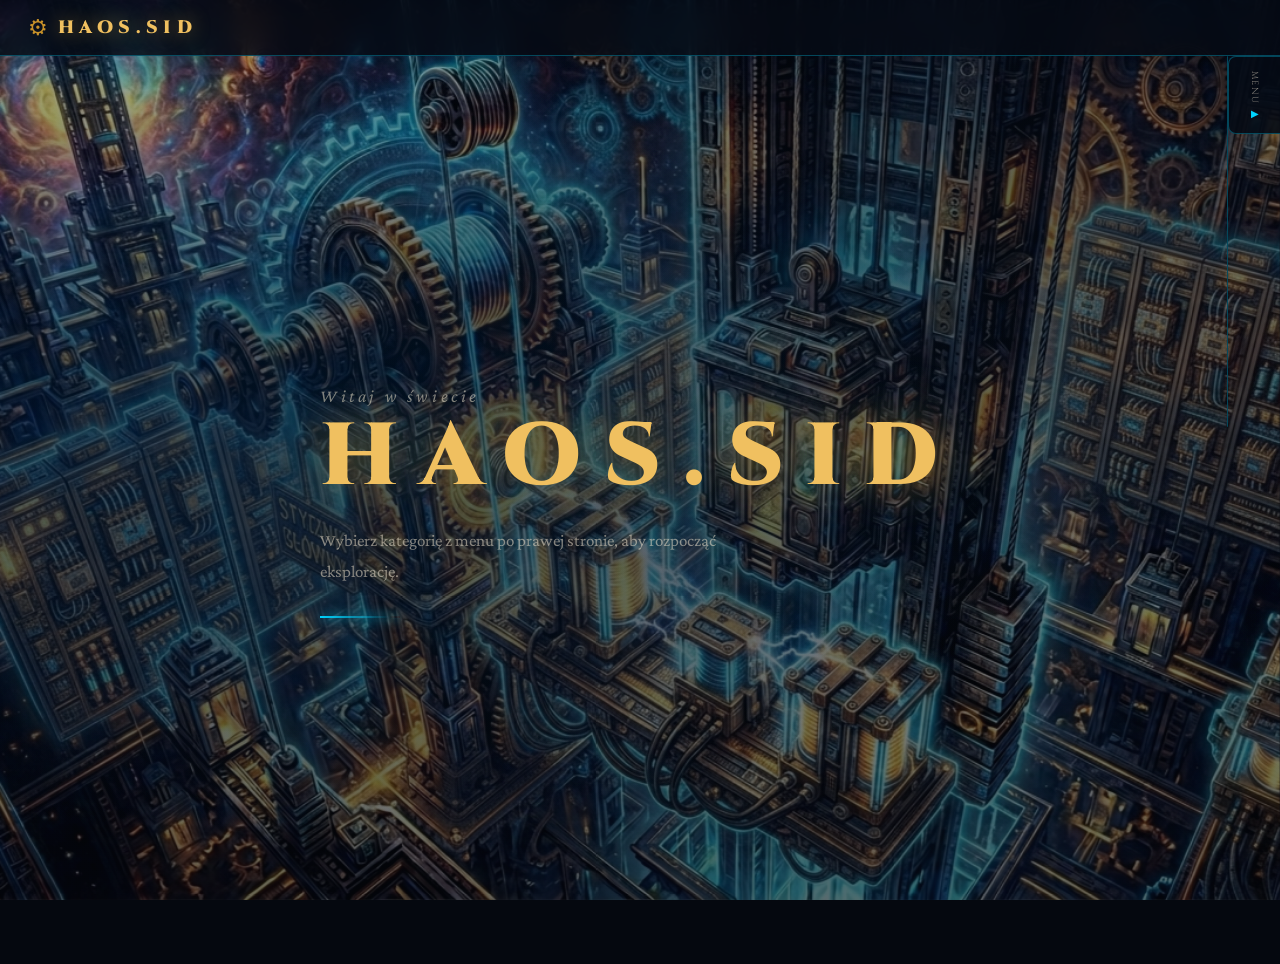
<file: index.html>
<!DOCTYPE html>
<html lang="pl">
<head>
  <meta charset="UTF-8">
  <meta name="viewport" content="width=device-width, initial-scale=1.0">
  <title>HAOS.SID</title>
  <link rel="icon" href="favicon.svg" type="image/svg+xml">
  <link rel="stylesheet" href="style.css">
  <link href="https://fonts.googleapis.com/css2?family=Cinzel:wght@400;600;900&family=Crimson+Pro:ital,wght@0,300;0,400;1,300&display=swap" rel="stylesheet">
</head>
<body>
  <div class="bg"></div>
  <div class="overlay"></div>

  <header class="top-bar">
    <div class="logo">
      <span class="logo-glyph">⚙</span>
      <span class="logo-text">HAOS.SID</span>
    </div>
  </header>

  <nav class="side-nav" id="sideNav">
    <div class="nav-toggle" id="navToggle" onclick="toggleNav()">
      <span class="toggle-label">MENU</span>
      <span class="arrow" id="navArrow">▶</span>
    </div>
    <div class="nav-panel" id="navPanel">
      <div class="nav-panel-inner">
        <ul class="nav-list">
          <li><a href="index.html" class="nav-link active-link"><span class="nav-icon" aria-hidden="true">⌂</span><span>Strona główna</span><span class="nav-spark"></span></a></li>
          <li><a href="dom.html" class="nav-link"><span class="nav-icon" aria-hidden="true">▦</span><span>Dom</span><span class="nav-spark"></span></a></li>
          <li><a href="ogrod.html" class="nav-link"><span class="nav-icon" aria-hidden="true">✳</span><span>Ogród</span><span class="nav-spark"></span></a></li>
          <li><a href="praca.html" class="nav-link"><span class="nav-icon" aria-hidden="true">⚒</span><span>Praca</span><span class="nav-spark"></span></a></li>
          <li><a href="ranking.html" class="nav-link"><span class="nav-icon" aria-hidden="true">★</span><span>Ranking</span><span class="nav-spark"></span></a></li>
          <li><a href="gry.html" class="nav-link"><span class="nav-icon" aria-hidden="true">▶</span><span>Gry</span><span class="nav-spark"></span></a></li>
        </ul>
      </div>
    </div>
  </nav>

  <main class="main-content">
    <div class="hero">
      <div class="hero-inner">
        <p class="hero-sub">Witaj w świecie</p>
        <h1 class="hero-title">HAOS.SID</h1>
        <p class="hero-desc">Wybierz kategorię z menu po prawej stronie, aby rozpocząć eksplorację.</p>
        <div class="hero-line"></div>
      </div>
    </div>
  </main>

  <script>
    function toggleNav() {
      const panel = document.getElementById('navPanel');
      const arrow = document.getElementById('navArrow');
      const nav = document.getElementById('sideNav');
      panel.classList.toggle('open');
      arrow.classList.toggle('rotated');
      nav.classList.toggle('expanded');
    }

  </script>
</body>
</html>
</file>
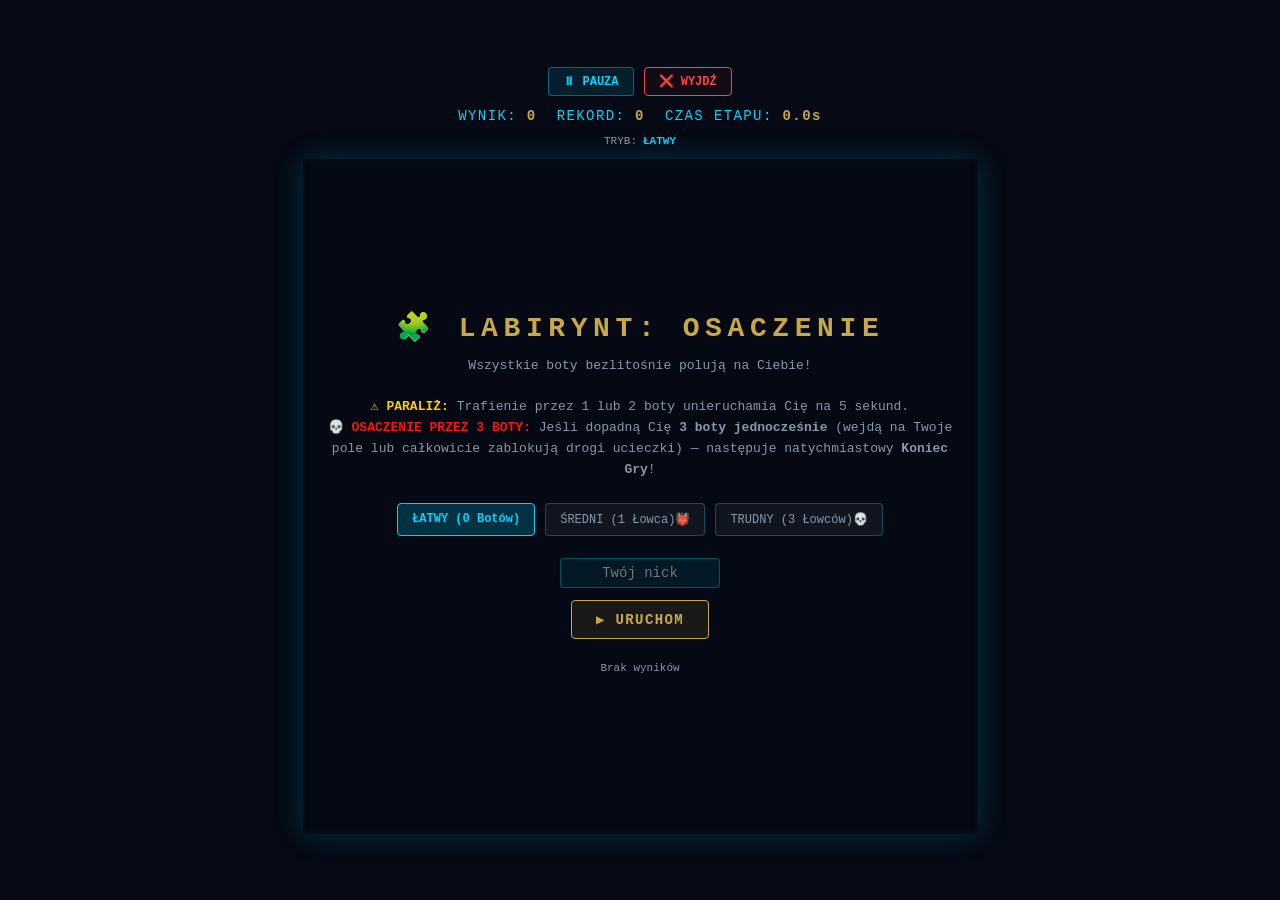
<file: labirynt/index.html>
<!DOCTYPE html>
<html lang="pl">
<head>
  <meta charset="UTF-8">
  <meta name="viewport" content="width=device-width, initial-scale=1.0, user-scalable=no, viewport-fit=cover">
  <meta name="apple-mobile-web-app-capable" content="yes">
  <title>HAOS.SID</title>
  <link rel="icon" href="../favicon.svg" type="image/svg+xml">
  <style>
    *{margin:0;padding:0;box-sizing:border-box;}
    html,body{width:100%;height:100%;overflow:hidden;background:#050a14;font-family:'Courier New',monospace;touch-action:none;}
    body{display:flex;flex-direction:column;align-items:center;justify-content:center;padding: 10px;}

    #control-panel{display:flex;gap:10px;margin-bottom:8px;z-index:20;}
    .ctrl-btn{padding:6px 14px;background:rgba(0,212,255,0.1);border:1px solid rgba(0,212,255,0.4);color:#00d4ff;font-family:inherit;font-size:12px;cursor:pointer;border-radius:4px;font-weight:bold;}
    .ctrl-btn:active{background:rgba(0,212,255,0.3);}
    .ctrl-btn.exit{border-color:#ff4444;color:#ff4444;background:rgba(255,68,68,0.05);}
    .ctrl-btn.exit:active{background:rgba(255,68,68,0.2);}

    #ui{display:flex;gap:20px;padding:4px 0;color:#00d4ff;font-size:14px;letter-spacing:0.1em;flex-wrap:wrap;justify-content:center;width: 100%;margin-bottom: 5px;}
    #ui span b{color:#c8a84b;}
    #timerbar{display:flex;gap:6px;align-items:center;padding:2px 0;color:#8899aa;font-size:11px;flex-wrap:wrap;justify-content:center;margin-bottom: 10px;}

    #wrap{position:relative;width: 75vh; height: 75vh; max-width: 100%; max-height: 100%;}
    canvas{display:block;background:#02050a;border:3px solid rgba(0,212,255,0.4);border-radius:6px;box-shadow:0 0 30px rgba(0,212,255,0.2);width: 100%; height: 100%;}

    #overlay{position:absolute;top:0;left:0;right:0;bottom:0;display:flex;flex-direction:column;align-items:center;justify-content:center;gap:12px;color:#00d4ff;text-align:center;background:rgba(5,10,20,0.95);border-radius:4px;overflow-y:auto;padding:15px;z-index:30;}
    #overlay h2{font-size:28px;letter-spacing:0.2em;color:#c8a84b;}
    #overlay p{font-size:13px;color:#8899aa;line-height:1.6;}
    
    .diff-box{display:flex;gap:10px;margin: 10px 0;}
    .diff-btn{padding:8px 14px; background:rgba(255,255,255,0.05); border:1px solid rgba(0,212,255,0.3); color:#8899aa; cursor:pointer; border-radius:4px; font-family:inherit; font-size:12px;}
    .diff-btn.active{background:rgba(0,212,255,0.2); border-color:#00d4ff; color:#00d4ff; font-weight:bold;}

    .spd-btn{padding:10px 24px;background:rgba(200,168,75,0.1);border:1px solid #c8a84b;color:#c8a84b;font-family:'Courier New',monospace;font-size:14px;cursor:pointer;border-radius:4px;transition:all 0.2s;font-weight:bold;letter-spacing:0.1em;}
    .spd-btn:hover{background:rgba(200,168,75,0.25);}
    
    #ranking{width:100%;max-width:340px;margin-top:4px;}
    #ranking table{width:100%;border-collapse:collapse;font-size:11px;color:#8899aa;}
    #ranking th{color:#c8a84b;padding:4px 6px;border-bottom:1px solid rgba(0,212,255,0.2);}
    #ranking td{padding:4px 6px;}
    #ranking tr.me td{color:#00d4ff;}
    #nickInput{background:rgba(0,212,255,0.08);border:1px solid rgba(0,212,255,0.3);color:#00d4ff;font-family:'Courier New',monospace;font-size:14px;padding:6px 10px;border-radius:4px;width:160px;text-align:center;}

    #mobile-left-panel, #mobile-right-panel { display: none; }
    .gp-row{display:flex;gap:6px;justify-content:center;}
    .gpbtn{width:58px;height:48px;background:rgba(0,212,255,0.12);border:2px solid rgba(0,212,255,0.35);color:#00d4ff;font-size:22px;border-radius:8px;display:flex;align-items:center;justify-content:center;cursor:pointer;user-select:none;-webkit-user-select:none;}
    .gpbtn:active{background:rgba(0,212,255,0.35);}
    .gpbtn.wide{width:100px; font-size: 11px; color: #8899aa;}

    @media(max-width: 767px) and (orientation: portrait) {
      body { justify-content: flex-start; padding-top: 10px; }
      #wrap { width: min(92vw, calc(100vh - 290px)); height: min(92vw, calc(100vh - 290px)); max-width: none; max-height: none; margin-bottom: 0; }
      #mobile-left-panel { display: flex; flex-direction: column; position: fixed; bottom: 12px; left: 12px; }
      #mobile-right-panel { display: flex; flex-direction: column; position: fixed; bottom: 12px; right: 12px; }
    }

    @media(max-width: 950px) and (orientation: landscape) {
      body { position: relative; flex-direction: row; justify-content: center; align-items: center; padding: 5px; height: 100vh; width: 100vw; }
      #ui { position: absolute; top: 40px; left: 50%; transform: translateX(-50%); width: auto; font-size: 13px; z-index: 5; margin: 0; }
      #control-panel { position: absolute; top: 5px; left: 50%; transform: translateX(-50%); }
      #timerbar { display: none; }
      #wrap { width: min(68vh, calc(100vw - 270px)); height: min(68vh, calc(100vw - 270px)); max-width: none; margin: 20px auto 0 auto; }
      #mobile-left-panel { display: flex; flex-direction: column; gap: 12px; position: fixed; left: 8px; top: 50%; transform: translateY(-50%); z-index: 10; }
      #mobile-right-panel { display: flex; flex-direction: column; gap: 6px; position: fixed; right: 8px; top: 50%; transform: translateY(-50%); z-index: 10; }
    }
  </style>
</head>
<body>

<div id="control-panel">
  <button class="ctrl-btn" id="btnPause">⏸ PAUZA</button>
  <button class="ctrl-btn exit" id="btnExit">❌ WYJDŹ</button>
</div>

<div id="ui">
  <span>WYNIK: <b id="score">0</b></span>
  <span>REKORD: <b id="best">0</b></span>
  <span>CZAS ETAPU: <b id="timeleft">0.0s</b></span>
</div>

<div id="timerbar">TRYB: <span id="currentDiffDisplay" style="color:#00d4ff;font-weight:bold;">ŁATWY</span></div>

<div id="wrap">
  <canvas id="c"></canvas>
  <div id="overlay">
    <h2>🧩 LABIRYNT: OSACZENIE</h2>
    <p>Wszystkie boty bezlitośnie polują na Ciebie!<br><br>
    <span style="color:#ffcc00;font-weight:bold;">⚠️ PARALIŻ:</span> Trafienie przez 1 lub 2 boty unieruchamia Cię na 5 sekund.<br>
    <span style="color:#ff1111;font-weight:bold;">💀 OSACZENIE PRZEZ 3 BOTY:</span> Jeśli dopadną Cię <b>3 boty jednocześnie</b> (wejdą na Twoje pole lub całkowicie zablokują drogi ucieczki) — następuje natychmiastowy <b>Koniec Gry</b>!</p>
    
    <div class="diff-box">
      <button class="diff-btn active" onclick="setDifficulty('easy', this)">ŁATWY (0 Botów)</button>
      <button class="diff-btn" onclick="setDifficulty('medium', this)">ŚREDNI (1 Łowca)👹</button>
      <button class="diff-btn" onclick="setDifficulty('hard', this)">TRUDNY (3 Łowców)💀</button>
    </div>

    <input id="nickInput" type="text" maxlength="12" placeholder="Twój nick" autocomplete="off">
    <button class="spd-btn" id="startBtn">▶ URUCHOM</button>
    <div id="ranking"></div>
  </div>
</div>

<div id="mobile-left-panel">
  <div class="gp-row"><button class="gpbtn wide">NAWIGACJA</button></div>
  <div class="gp-row"><button class="gpbtn wide" style="font-size:16px;">👉 🕹️</button></div>
</div>

<div id="mobile-right-panel">
  <div class="gp-row"><button class="gpbtn" id="mUp">▲</button></div>
  <div class="gp-row"><button class="gpbtn" id="mLeft">◀</button><button class="gpbtn" id="mRight">▶</button></div>
  <div class="gp-row"><button class="gpbtn" id="mDown">▼</button></div>
</div>

<script>
const SIZE = 35; 
const canvas = document.getElementById('c');
const ctx = canvas.getContext('2d');
const wrap = document.getElementById('wrap');
let cellSize = canvas.width / SIZE;

let difficulty = 'easy'; 
let enemies = [];
let playerSlowdownTimer = 0; 
let running = false;
let paused = false;

function setDifficulty(type, btn) {
  difficulty = type;
  document.querySelectorAll('.diff-btn').forEach(b => b.classList.remove('active'));
  btn.classList.add('active');
  
  if(type === 'easy') { document.getElementById('currentDiffDisplay').textContent = "ŁATWY (BEZ WROGÓW)"; }
  if(type === 'medium') { document.getElementById('currentDiffDisplay').textContent = "ŚREDNI (1 ŁOWCA)"; }
  if(type === 'hard') { document.getElementById('currentDiffDisplay').textContent = "TRUDNY (3 AGRESYWNYCH ŁOWCÓW)"; }
}

function resizeCanvas() {
  if (window.matchMedia('(max-width: 767px) and (orientation: portrait)').matches) {
    const size = Math.min(window.innerWidth * 0.92, Math.max(120, window.innerHeight - 320));
    wrap.style.width = `${size}px`;
    wrap.style.height = `${size}px`;
  } else {
    wrap.style.removeProperty('width');
    wrap.style.removeProperty('height');
  }
  const size = Math.min(wrap.clientWidth, 540);
  canvas.width = Math.floor(size / SIZE) * SIZE;
  canvas.height = canvas.width;
  cellSize = canvas.width / SIZE;
  if (running) draw();
}
window.addEventListener('resize', resizeCanvas);

const overlay = document.getElementById('overlay');
const scoreEl = document.getElementById('score'), bestEl = document.getElementById('best'), timeEl = document.getElementById('timeleft');

const menuHTML = overlay.innerHTML;

function getScores(){try{return JSON.parse(localStorage.getItem('labirynt_scores')||'[]');}catch{return[];}}
function saveScore(nick,pts){
  let a=getScores(); a.push({nick:nick||'???',score:pts,date:new Date().toLocaleDateString('pl')});
  a.sort((x,y)=>y.score-x.score); a=a.slice(0,10);
  localStorage.setItem('labirynt_scores',JSON.stringify(a)); return a;
}
function renderRanking(hi=-1, customEl=null){
  const a=getScores(), el=customEl || document.getElementById('ranking');
  if(!el) return;
  if(!a.length){el.innerHTML='<p style="color:#8899aa;font-size:11px;padding:5px;">Brak wyników</p>';return;}
  el.innerHTML=`<table><tr><th>#</th><th>Nick</th><th>Wynik</th></tr>${a.map((e,i)=>`<tr class="${i===hi?'me':''}"><td>${i+1}</td><td>${e.nick}</td><td>${e.score}</td></tr>`).join('')}</table>`;
}

let grid = [];
function generateMaze() {
  grid = Array(SIZE).fill().map(() => Array(SIZE).fill(1)); 
  
  function walk(cx, cy) {
    grid[cy][cx] = 0;
    const dirs = [[0, -2], [2, 0], [0, 2], [-2, 0]].sort(() => Math.random() - 0.5);
    
    for (let [dx, dy] of dirs) {
      const nx = cx + dx, ny = cy + dy;
      if (nx > 0 && nx < SIZE - 1 && ny > 0 && ny < SIZE - 1 && grid[ny][nx] === 1) {
        grid[cy + dy/2][cx + dx/2] = 0;
        walk(nx, ny);
      }
    }
  }
  walk(1, 1);
  grid[SIZE-2][SIZE-2] = 0; 

  for (let y = 1; y < SIZE - 1; y++) {
    for (let x = 1; x < SIZE - 1; x++) {
      if (grid[y][x] === 1 && Math.random() < 0.35) {
        if ((grid[y][x-1] === 0 && grid[y][x+1] === 0) || (grid[y-1][x] === 0 && grid[y+1][x] === 0)) {
          grid[y][x] = 0;
        }
      }
    }
  }
}

function findPath(startX, startY, targetX, targetY) {
  if (targetX < 1) targetX = 1; if (targetX > SIZE-2) targetX = SIZE-2;
  if (targetY < 1) targetY = 1; if (targetY > SIZE-2) targetY = SIZE-2;
  
  let queue = [[startX, startY, []]];
  let visited = Array(SIZE).fill().map(() => Array(SIZE).fill(false));
  visited[startY][startX] = true;

  while(queue.length > 0) {
    let [cx, cy, path] = queue.shift();
    if(cx === targetX && cy === targetY) return path;

    const dirs = [[0,-1],[0,1],[-1,0],[1,0]];
    for(let [dx, dy] of dirs) {
      let nx = cx + dx, ny = cy + dy;
      if(nx >= 0 && nx < SIZE && ny >= 0 && ny < SIZE && grid[ny][nx] === 0 && !visited[ny][nx]) {
        visited[ny][nx] = true;
        queue.push([nx, ny, [...path, {x: nx, y: ny}]]);
      }
    }
  }
  return [];
}

function getNextHunterMove(enemy) {
  let path = findPath(enemy.x, enemy.y, player.x, player.y);
  if (path.length > 0) {
    return path[0];
  }
  return {x: enemy.x, y: enemy.y};
}

function checkCollisionsAndTraps() {
  if (difficulty === 'easy') return false;

  let botsOnPlayerTile = enemies.filter(e => e.x === player.x && e.y === player.y).length;

  const dirs = [[0,-1], [0,1], [-1,0], [1,0]];
  let freeEscapeRoutes = 0;

  for(let [dx, dy] of dirs) {
    let nx = player.x + dx;
    let ny = player.y + dy;
    if(nx >= 0 && nx < SIZE && ny >= 0 && ny < SIZE && grid[ny][nx] === 0) {
      let isBotBlocking = enemies.some(e => e.x === nx && e.y === ny);
      if(!isBotBlocking) {
        freeEscapeRoutes++;
      }
    }
  }

  let activeBlockingBots = botsOnPlayerTile + enemies.filter(e => Math.abs(e.x - player.x) + Math.abs(e.y - player.y) === 1).length;

  if (difficulty === 'hard' && (botsOnPlayerTile >= 3 || (freeEscapeRoutes === 0 && activeBlockingBots >= 3))) {
    gameOver("TRZY BOTY CIĘ OSACZYŁY - KONIEC GRY!");
    return true;
  }

  if (botsOnPlayerTile > 0 && playerSlowdownTimer <= 0) {
    playerSlowdownTimer = 5.0; 
  }
  
  return false;
}

let player, exit, score, best=0, timeElapsed, timerId, enemyIntervalId;

function init() {
  generateMaze();
  player = { x: 1, y: 1 };
  exit = { x: SIZE - 2, y: SIZE - 2 };
  score = 0; scoreEl.textContent = 0;
  timeElapsed = 0; timeEl.textContent = "0.0s";
  playerSlowdownTimer = 0;
  initEnemies();
}

function initEnemies() {
  enemies = [];
  let count = 0;
  if(difficulty === 'medium') count = 1;
  if(difficulty === 'hard') count = 3;

  const spawns = [
    {x: SIZE - 2, y: SIZE - 2}, 
    {x: SIZE - 2, y: 2},        
    {x: 2, y: SIZE - 2}         
  ];

  for(let i=0; i<count; i++) {
    let sx = spawns[i].x;
    let sy = spawns[i].y;
    if(grid[sy][sx] === 1) sy--;
    enemies.push({ x: sx, y: sy });
  }
}

function startTimers() {
  clearInterval(timerId);
  clearInterval(enemyIntervalId);

  timerId = setInterval(() => {
    if (paused || !running) return;
    timeElapsed += 0.1;
    timeEl.textContent = timeElapsed.toFixed(1) + "s";
    
    if (playerSlowdownTimer > 0) {
      playerSlowdownTimer -= 0.1;
      if (playerSlowdownTimer <= 0) playerSlowdownTimer = 0;
    }
  }, 100);

  let enemySpeed = Math.max(220, 400 - score * 10);
  enemyIntervalId = setInterval(() => {
    if (paused || !running || difficulty === 'easy') return;

    for(let enemy of enemies) {
      let nextMove = getNextHunterMove(enemy);
      enemy.x = nextMove.x;
      enemy.y = nextMove.y;
    }

    if (checkCollisionsAndTraps()) return;

    draw();
  }, enemySpeed);
}

function movePlayer(dx, dy) {
  if (!running || paused || playerSlowdownTimer > 0) return;

  const newX = player.x + dx;
  const newY = player.y + dy;
  
  if (newX >= 0 && newX < SIZE && newY >= 0 && newY < SIZE && grid[newY][newX] === 0) {
    player.x = newX;
    player.y = newY;
    
    if (checkCollisionsAndTraps()) return;
    
    if (player.x === exit.x && player.y === exit.y) {
      let basePoints = difficulty === 'easy' ? 50 : (difficulty === 'medium' ? 150 : 400);
      let timeBonus = Math.max(10, Math.floor(1000 / (timeElapsed + 1)));
      
      score += (basePoints + timeBonus); 
      scoreEl.textContent = score;
      if (score > best) { best = score; bestEl.textContent = best; }
      
      generateMaze();
      player = { x: 1, y: 1 };
      initEnemies();
      timeElapsed = 0;
      timeEl.textContent = "0.0s";
      playerSlowdownTimer = 0;
      
      startTimers();
    }
    draw();
  }
}

function draw() {
  ctx.fillStyle = '#02050a'; ctx.fillRect(0, 0, canvas.width, canvas.height);
  
  for (let y = 0; y < SIZE; y++) {
    for (let x = 0; x < SIZE; x++) {
      if (grid[y][x] === 1) {
        ctx.fillStyle = 'rgba(0, 212, 255, 0.15)';
        ctx.strokeStyle = 'rgba(0, 212, 255, 0.23)';
        ctx.lineWidth = 1;
        ctx.fillRect(x * cellSize, y * cellSize, cellSize, cellSize);
        ctx.strokeRect(x * cellSize, y * cellSize, cellSize, cellSize);
      }
    }
  }
  
  ctx.fillStyle = '#c8a84b'; ctx.shadowColor = '#c8a84b'; ctx.shadowBlur = 8;
  ctx.fillRect(exit.x * cellSize + 1, exit.y * cellSize + 1, cellSize - 2, cellSize - 2);
  
  if(difficulty !== 'easy') {
    for(let enemy of enemies) {
      ctx.fillStyle = '#ff1111';
      ctx.shadowColor = '#ff1111'; ctx.shadowBlur = 8;
      ctx.fillRect(enemy.x * cellSize + 1, enemy.y * cellSize + 1, cellSize - 2, cellSize - 2);
    }
  }

  if (playerSlowdownTimer > 0) {
    ctx.fillStyle = '#ffffff'; ctx.shadowColor = '#ffffff'; ctx.shadowBlur = 15;
  } else {
    ctx.fillStyle = '#00d4ff'; ctx.shadowColor = '#00d4ff'; ctx.shadowBlur = 10;
  }
  ctx.fillRect(player.x * cellSize + 1, player.y * cellSize + 1, cellSize - 2, cellSize - 2);
  ctx.shadowBlur = 0;

  if (playerSlowdownTimer > 0) {
    ctx.fillStyle = '#ffcc00';
    ctx.font = 'bold 13px Courier New';
    ctx.textAlign = 'center';
    ctx.fillText(`PARALIŻ: ${playerSlowdownTimer.toFixed(1)}s`, canvas.width / 2, 25);
  }
}

function gameOver(reason = "KONIEC GRY"){
  clearInterval(timerId); clearInterval(enemyIntervalId); running = false;
  const nickInputCurrent = document.getElementById('nickInput');
  const nick = (nickInputCurrent ? nickInputCurrent.value.trim() : '') || '???';
  
  const arr = score > 0 ? saveScore(nick, score) : getScores();
  const hi = arr.findIndex(e => e.nick === nick && e.score === score);
  
  overlay.innerHTML = '';
  const div = document.createElement('div');
  div.style.cssText = 'display:flex;flex-direction:column;align-items:center;gap:12px;padding:16px;width:100%;';
  div.innerHTML = `
    <h2 style="color:#ff4444;letter-spacing:0.1em;font-size:22px;">${reason}</h2>
    <p style="color:#8899aa;font-size:14px;">Twój Wynik Finiszowy: ${score} &nbsp;|&nbsp; Rekord: ${best}</p>
    <input id="nickInput" type="text" maxlength="12" placeholder="Nick" value="${nick}">
  `;
  
  const rankDiv = document.createElement('div');
  rankDiv.id = 'ranking';
  div.appendChild(rankDiv);
  
  const btnRestart = document.createElement('button');
  btnRestart.className = 'spd-btn';
  btnRestart.style.marginTop = '5px';
  btnRestart.textContent = '▶ ZAGRAJ PONOWNIE';
  btnRestart.onclick = () => {
    overlay.innerHTML = menuHTML;
    bindStartButton(); 
    difficulty = 'easy';
    document.getElementById('currentDiffDisplay').textContent = "ŁATWY (BEZ WROGÓW)";
    resizeCanvas();
    renderRanking(-1);
  };
  
  div.appendChild(btnRestart);
  overlay.appendChild(div);
  overlay.style.display = 'flex';
  
  renderRanking(hi, rankDiv);
}

function startGame(){
  init(); 
  overlay.style.display = 'none'; 
  running = true; 
  paused = false;
  document.getElementById('btnPause').textContent = "⏸ PAUZA";
  resizeCanvas(); 
  draw(); 
  startTimers();
}

function bindStartButton() {
  const btn = document.getElementById('startBtn');
  if (btn) btn.onclick = startGame;
}

function togglePause() {
  if (!running) return;
  paused = !paused;
  document.getElementById('btnPause').textContent = paused ? "▶ WZNAWIAJ" : "⏸ PAUZA";
  if(!paused) draw();
}

function manualExit() {
  if (!running) return;
  if(confirm("Czy chcesz natychmiast wyjść i zapisać aktualny wynik?")) {
    gameOver("GRA PRZERWANA");
  }
}

document.getElementById('btnPause').onclick = togglePause;
document.getElementById('btnExit').onclick = manualExit;

const DMAP = { ArrowUp: [0, -1], ArrowDown: [0, 1], ArrowLeft: [-1, 0], ArrowRight: [1, 0] };
document.addEventListener('keydown', e => {
  if (['ArrowUp','ArrowDown','ArrowLeft','ArrowRight'].includes(e.key)) e.preventDefault();
  if (e.key.toLowerCase() === 'p' || e.key === 'Escape') {
    togglePause();
    return;
  }
  const d = DMAP[e.key];
  if (d) movePlayer(d[0], d[1]);
});

function addGP(id, dx, dy) {
  const el = document.getElementById(id);
  if (!el) return;
  el.addEventListener('touchstart', e => { e.preventDefault(); movePlayer(dx, dy); }, { passive: false });
  el.addEventListener('mousedown', () => movePlayer(dx, dy));
}
addGP('mUp', 0, -1); addGP('mDown', 0, 1); addGP('mLeft', -1, 0); addGP('mRight', 1, 0);

let tx = 0, ty = 0;
canvas.addEventListener('touchstart', e => { tx = e.touches[0].clientX; ty = e.touches[0].clientY; }, { passive: true });
canvas.addEventListener('touchend', e => {
  const dx = e.changedTouches[0].clientX - tx, dy = e.changedTouches[0].clientY - ty;
  if (Math.abs(dx) < 15 && Math.abs(dy) < 15) return;
  if (Math.abs(dx) > Math.abs(dy)) movePlayer(dx > 0 ? 1 : -1, 0);
  else movePlayer(0, dy > 0 ? 1 : -1);
}, { passive: true });

resizeCanvas();
bindStartButton();
renderRanking();
</script>
</body>
</html>
</file>
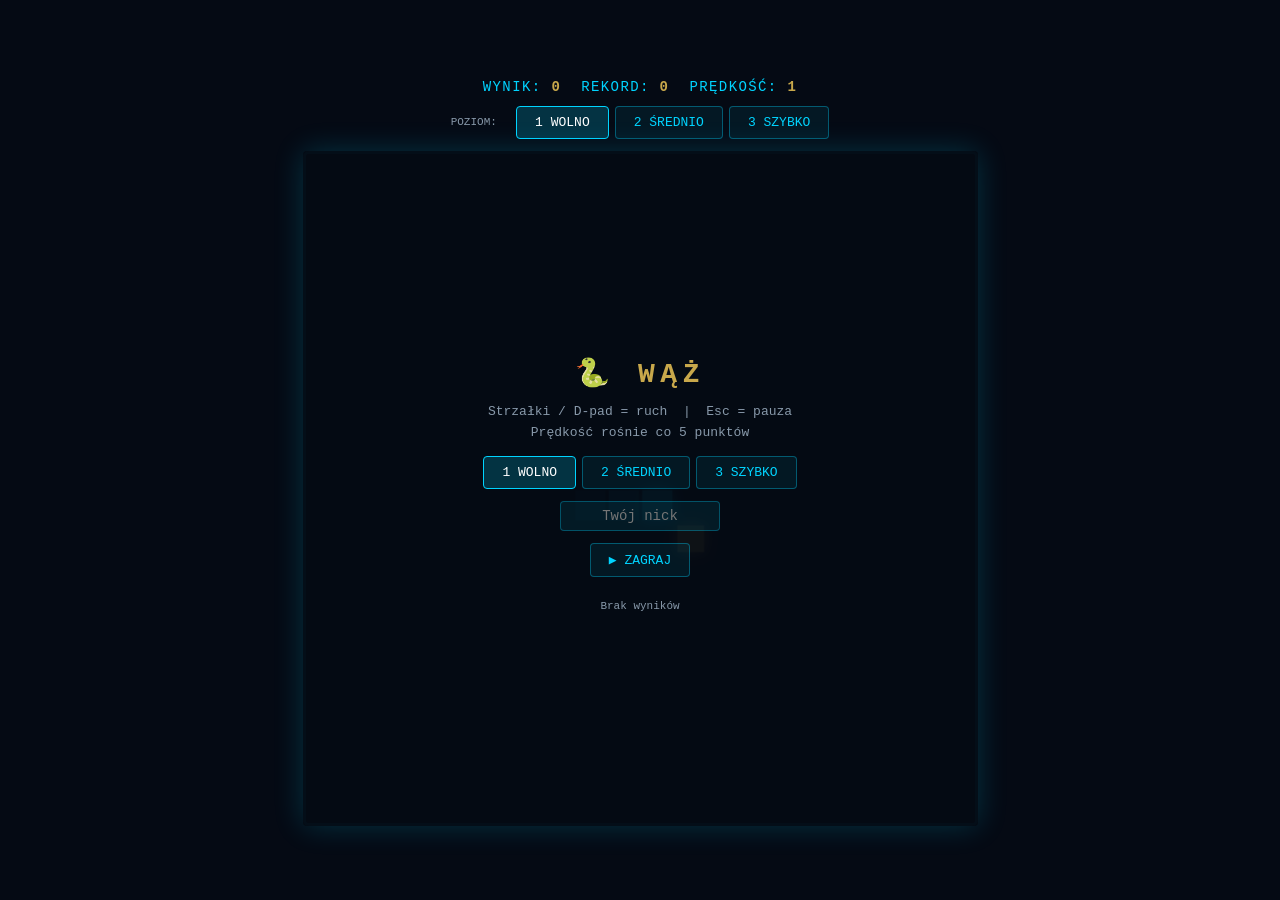
<file: snake/index.html>
<!DOCTYPE html>
<html lang="pl">
<head>
  <meta charset="UTF-8">
  <meta name="viewport" content="width=device-width, initial-scale=1.0, user-scalable=no, viewport-fit=cover">
  <meta name="apple-mobile-web-app-capable" content="yes">
  <title>HAOS.SID</title>
  <link rel="icon" href="../favicon.svg" type="image/svg+xml">
  <style>
    *{margin:0;padding:0;box-sizing:border-box;}
    html,body{width:100%;height:100%;overflow:hidden;background:#050a14;font-family:'Courier New',monospace;touch-action:none;}
    body{display:flex;flex-direction:column;align-items:center;justify-content:center;padding: 10px;}

    #ui{display:flex;gap:20px;padding:4px 0;color:#00d4ff;font-size:14px;letter-spacing:0.1em;flex-wrap:wrap;justify-content:center;width: 100%;margin-bottom: 5px;}
    #ui span b{color:#c8a84b;}
    #speedbar{display:flex;gap:6px;align-items:center;padding:2px 0;color:#8899aa;font-size:11px;flex-wrap:wrap;justify-content:center;margin-bottom: 10px;}

    #wrap{position:relative;width: 75vh; height: 75vh; max-width: 100%; max-height: 100%;}
    canvas{display:block;background:#050a14;border:3px solid rgba(0,212,255,0.4);border-radius:6px;box-shadow:0 0 30px rgba(0,212,255,0.2);width: 100%; height: 100%;}

    #overlay{position:absolute;top:0;left:0;right:0;bottom:0;display:flex;flex-direction:column;align-items:center;justify-content:center;gap:12px;color:#00d4ff;text-align:center;background:rgba(5,10,20,0.95);border-radius:4px;overflow-y:auto;padding:15px;}
    #overlay h2{font-size:28px;letter-spacing:0.2em;color:#c8a84b;}
    #overlay p{font-size:13px;color:#8899aa;line-height:1.6;}
    .speed-btns{display:flex;gap:6px;flex-wrap:wrap;justify-content:center;}
    .spd-btn{padding:8px 18px;background:rgba(0,212,255,0.07);border:1px solid rgba(0,212,255,0.35);color:#00d4ff;font-family:'Courier New',monospace;font-size:13px;cursor:pointer;border-radius:4px;transition:all 0.2s;}
    .spd-btn.active{background:rgba(0,212,255,0.2);border-color:#00d4ff;color:#fff;}

    /* Ranking */
    #ranking{width:100%;max-width:340px;margin-top:4px;}
    #ranking table{width:100%;border-collapse:collapse;font-size:11px;color:#8899aa;}
    #ranking th{color:#c8a84b;padding:4px 6px;border-bottom:1px solid rgba(0,212,255,0.2);}
    #ranking td{padding:4px 6px;}
    #ranking tr.me td{color:#00d4ff;}
    #nickInput{background:rgba(0,212,255,0.08);border:1px solid rgba(0,212,255,0.3);color:#00d4ff;font-family:'Courier New',monospace;font-size:14px;padding:6px 10px;border-radius:4px;width:160px;text-align:center;}

    /* Nowy układ paneli sterowania (Ukryty na komputerach) */
    #mobile-left-panel, #mobile-right-panel, #gPause {
      display: none;
    }

    .gp-row{display:flex;gap:6px;justify-content:center;}
    .gpbtn{width:58px;height:48px;background:rgba(0,212,255,0.12);border:2px solid rgba(0,212,255,0.35);color:#00d4ff;font-size:22px;border-radius:8px;display:flex;align-items:center;justify-content:center;cursor:pointer;user-select:none;-webkit-user-select:none;}
    .gpbtn:active{background:rgba(0,212,255,0.35);}
    .gpbtn.wide{width:100px; font-size: 11px; color: #8899aa;}
    
    .mid-pause{
      position: absolute;
      top: 10px;
      right: 10px;
      padding: 6px 12px;
      background:rgba(255,255,255,0.05);
      border:1px solid rgba(0,212,255,0.3);
      color:#00d4ff;
      font-size:14px;
      border-radius:4px;
      cursor:pointer;
      user-select:none;
      -webkit-user-select:none;
      z-index: 10;
    }

    /* WERSJA PIONOWA (PORTRAIT) */
    @media(max-width: 767px) and (orientation: portrait) {
      body { justify-content: flex-start; padding-top: 20px; }
      #wrap { width: min(92vw, calc(100vh - 260px)); height: min(92vw, calc(100vh - 260px)); max-width: none; max-height: none; margin-bottom: 0; }
      #gPause { display: block; }
      #mobile-left-panel { display: flex; flex-direction: column; position: fixed; bottom: 12px; left: 12px; }
      #mobile-right-panel { display: flex; flex-direction: column; position: fixed; bottom: 12px; right: 12px; }
    }

    /* WERSJA POZIOMA (LANDSCAPE - SZTYWNY UKŁAD DLA KCIUKÓW) */
    @media(max-width: 950px) and (orientation: landscape) {
      body { position: relative; flex-direction: row; justify-content: center; align-items: center; padding: 5px; height: 100vh; width: 100vw; }
      #ui { position: absolute; top: 5px; left: 50%; transform: translateX(-50%); width: auto; font-size: 13px; z-index: 5; margin: 0; }
      #speedbar { display: none; }
      #wrap { width: min(72vh, calc(100vw - 260px)); height: min(72vh, calc(100vw - 260px)); max-width: none; max-height: none; margin: 0 auto; }
      #gPause { display: block; }

      #mobile-left-panel {
        display: flex;
        flex-direction: column;
        gap: 12px;
        position: fixed;
        left: 8px;
        top: 50%;
        transform: translateY(-50%);
        z-index: 10;
      }
      
      #mobile-right-panel {
        display: flex;
        flex-direction: column;
        gap: 6px;
        position: fixed;
        right: 8px;
        top: 50%;
        transform: translateY(-50%);
        z-index: 10;
      }
    }
  </style>
</head>
<body>

<div id="gPause" class="mid-pause">⏸</div>

<div id="ui">
  <span>WYNIK: <b id="score">0</b></span>
  <span>REKORD: <b id="best">0</b></span>
  <span>PRĘDKOŚĆ: <b id="curspeed">1</b></span>
</div>

<div id="speedbar">
  POZIOM: &nbsp;
  <button class="spd-btn active" id="s1" onclick="setStartSpeed(1)">1 WOLNO</button>
  <button class="spd-btn" id="s2" onclick="setStartSpeed(2)">2 ŚREDNIO</button>
  <button class="spd-btn" id="s3" onclick="setStartSpeed(3)">3 SZYBKO</button>
</div>

<div id="wrap">
  <canvas id="c"></canvas>
  <div id="overlay">
    <h2>🐍 WĄŻ</h2>
    <p>Strzałki / D-pad = ruch &nbsp;|&nbsp; Esc = pauza<br>Prędkość rośnie co 5 punktów</p>
    <div class="speed-btns">
      <button class="spd-btn active" id="o1" onclick="setStartSpeed(1)">1 WOLNO</button>
      <button class="spd-btn" id="o2" onclick="setStartSpeed(2)">2 ŚREDNIO</button>
      <button class="spd-btn" id="o3" onclick="setStartSpeed(3)">3 SZYBKO</button>
    </div>
    <input id="nickInput" type="text" maxlength="12" placeholder="Twój nick" autocomplete="off">
    <button class="spd-btn" id="startBtn">▶ ZAGRAJ</button>
    <div id="ranking"></div>
  </div>
</div>

<div id="mobile-left-panel">
  <div class="gp-row"><button class="gpbtn wide">KIERUNEK</button></div>
  <div class="gp-row"><button class="gpbtn wide" style="font-size:16px;">👉 🕹️</button></div>
</div>

<div id="mobile-right-panel">
  <div class="gp-row"><button class="gpbtn" id="gUp">▲</button></div>
  <div class="gp-row"><button class="gpbtn" id="gLeft">◀</button><button class="gpbtn" id="gRight">▶</button></div>
  <div class="gp-row"><button class="gpbtn" id="gDown">▼</button></div>
</div>

<script>
const COLS=20,ROWS=20,CELL=20;
const canvas=document.getElementById('c');
const ctx=canvas.getContext('2d');
canvas.width=COLS*CELL; canvas.height=ROWS*CELL;

function fitMobileBoard() {
  const wrap = document.getElementById('wrap');
  if (!window.matchMedia('(max-width: 767px) and (orientation: portrait)').matches) {
    wrap.style.removeProperty('width');
    wrap.style.removeProperty('height');
    return;
  }
  const size = Math.min(window.innerWidth * 0.92, Math.max(100, window.innerHeight - 300));
  wrap.style.width = `${size}px`;
  wrap.style.height = `${size}px`;
}
fitMobileBoard();
window.addEventListener('resize', fitMobileBoard);

const overlay=document.getElementById('overlay');
const scoreEl=document.getElementById('score'),bestEl=document.getElementById('best'),curSpeedEl=document.getElementById('curspeed');

let menuHTML = overlay.innerHTML; 

// ── RANKING (ZMIENIONO KLUCZ NA snake_scores_v2) ──────────────────────────
function getScores(){try{return JSON.parse(localStorage.getItem('snake_scores_v2')||'[]');}catch{return[];}}
function saveScore(nick,pts){
  let a=getScores(); a.push({nick:nick||'???',score:pts,date:new Date().toLocaleDateString('pl')});
  a.sort((x,y)=>y.score-x.score); a=a.slice(0,10);
  localStorage.setItem('snake_scores_v2',JSON.stringify(a)); return a;
}
function renderRanking(hi=-1, customEl=null){
  const a=getScores(),el=customEl || document.getElementById('ranking');
  if(!el) return;
  if(!a.length){el.innerHTML='<p style="color:#8899aa;font-size:11px;padding:5px;">Brak wyników</p>';return;}
  el.innerHTML=`<table><tr><th>#</th><th>Nick</th><th>Wynik</th></tr>${a.map((e,i)=>`<tr class="${i===hi?'me':''}"><td>${i+1}</td><td>${e.nick}</td><td>${e.score}</td></tr>`).join('')}</table>`;
}

// ── SPEED ─────────────────────────────────────────────
const SPEED_BASE=[null,291,200,127];
const SPEED_STEP=[null,20,14,9];
const SPEED_MIN=[null,109,82,55];
let startSpeed=1;
function setStartSpeed(n){
  startSpeed=n;
  [1,2,3].forEach(i=>{
    document.getElementById('s'+i)?.classList.toggle('active',i===n);
    document.getElementById('o'+i)?.classList.toggle('active',i===n);
  });
}

function getInterval(sc){return Math.max(SPEED_MIN[startSpeed],SPEED_BASE[startSpeed]-Math.floor(sc/5)*SPEED_STEP[startSpeed]);}

// ── GAME STATE ───────────────────────────────────────
let snake,dir,nextDir,food,score,best=0,loopId,running=false,paused=false;

function init(){
  snake=[{x:10,y:10},{x:9,y:10},{x:8,y:10}];
  dir={x:1,y:0}; nextDir={x:1,y:0};
  score=0; scoreEl.textContent=0;
  curSpeedEl.textContent=startSpeed;
  placeFood();
}
function placeFood(){
  let p;
  do{p={x:Math.floor(Math.random()*COLS),y:Math.floor(Math.random()*ROWS)};}
  while(snake.some(s=>s.x===p.x&&s.y===p.y));
  food=p;
}
function restartLoop(){clearInterval(loopId);loopId=setInterval(step,getInterval(score));}

function step(){
  dir=nextDir;
  const head={x:snake[0].x+dir.x,y:snake[0].y+dir.y};
  if(head.x<0||head.x>=COLS||head.y<0||head.y>=ROWS||snake.some(s=>s.x===head.x&&s.y===head.y)){gameOver();return;}
  snake.unshift(head);
  if(head.x===food.x&&head.y===food.y){
    score++; scoreEl.textContent=score;
    if(score>best){best=score;bestEl.textContent=best;}
    curSpeedEl.textContent=startSpeed+Math.floor(score/5);
    if(score%5===0){placeFood();restartLoop();return;}
    placeFood();
  } else {snake.pop();}
  draw();
}

function draw(){
  ctx.fillStyle='#050a14';ctx.fillRect(0,0,canvas.width,canvas.height);
  ctx.strokeStyle='rgba(0,212,255,0.04)';ctx.lineWidth=0.5;
  for(let x=0;x<=COLS;x++){ctx.beginPath();ctx.moveTo(x*CELL,0);ctx.lineTo(x*CELL,canvas.height);ctx.stroke();}
  for(let y=0;y<=ROWS;y++){ctx.beginPath();ctx.moveTo(0,y*CELL);ctx.lineTo(canvas.width,y*CELL);ctx.stroke();}
  ctx.fillStyle='#c8a84b';ctx.shadowColor='#c8a84b';ctx.shadowBlur=10;
  ctx.fillRect(food.x*CELL+2,food.y*CELL+2,CELL-4,CELL-4);ctx.shadowBlur=0;
  snake.forEach((s,i)=>{
    const r=1-i/snake.length;
    ctx.fillStyle=i===0?'#00d4ff':`rgba(0,${Math.floor(150*r+50)},${Math.floor(200*r+55)},${0.4+r*0.6})`;
    ctx.shadowColor=i===0?'#00d4ff':'transparent';ctx.shadowBlur=i===0?8:0;
    ctx.fillRect(s.x*CELL+1,s.y*CELL+1,CELL-2,CELL-2);
  });ctx.shadowBlur=0;
}

function setupMainMenuBindings() {
  const btn = document.getElementById('startBtn');
  if(btn) {
    btn.addEventListener('click', startGame);
  }
}

function gameOver(){
  clearInterval(loopId);running=false;
  const nickInputCurrent = document.getElementById('nickInput');
  const nick = (nickInputCurrent ? nickInputCurrent.value.trim() : '') || '???';
  
  const arr=score>0?saveScore(nick,score):getScores();
  const hi=arr.findIndex(e=>e.nick===nick&&e.score===score);
  
  overlay.innerHTML='';
  const div=document.createElement('div');
  div.style.cssText='display:flex;flex-direction:column;align-items:center;gap:12px;padding:16px;width:100%;';
  div.innerHTML=`
    <h2 style="color:#c8a84b;letter-spacing:0.2em;font-size:26px;">KONIEC GRA</h2>
    <p style="color:#8899aa;font-size:14px;">Wynik: ${score} &nbsp;|&nbsp; Rekord: ${best}</p>
    <div class="speed-btns">
      <button class="spd-btn ${startSpeed===1?'active':''}" onclick="setStartSpeed(1)">1</button>
      <button class="spd-btn ${startSpeed===2?'active':''}" onclick="setStartSpeed(2)">2</button>
      <button class="spd-btn ${startSpeed===3?'active':''}" onclick="setStartSpeed(3)">3</button>
    </div>
    <input id="nickInput" type="text" maxlength="12" placeholder="Nick" value="${nick}">
  `;
  
  const rankDiv=document.createElement('div');
  rankDiv.id='ranking';
  div.appendChild(rankDiv);
  
  const btnRestart=document.createElement('button');
  btnRestart.className = 'spd-btn';
  btnRestart.style.marginTop = '5px';
  btnRestart.textContent='▶ ZAGRAJ PONOWNIE';
  btnRestart.onclick=()=>{
    overlay.innerHTML = menuHTML;
    setupMainMenuBindings();
    setStartSpeed(startSpeed);
    renderRanking(-1);
  };
  
  div.appendChild(btnRestart);
  overlay.appendChild(div);
  overlay.style.display='flex';
  
  renderRanking(hi, rankDiv);
}

function startGame(){
  init();overlay.style.display='none';running=true;paused=false;
  placeFood();draw();restartLoop();
}

// ── KLAWIATURA ───────────────────────────────────────
const DMAP={ArrowUp:{x:0,y:-1},ArrowDown:{x:0,y:1},ArrowLeft:{x:-1,y:0},ArrowRight:{x:1,y:0}};
document.addEventListener('keydown',e=>{
  if(['ArrowUp','ArrowDown','ArrowLeft','ArrowRight'].includes(e.key))e.preventDefault();
  if(e.key==='Escape'&&running){paused=!paused;if(paused)clearInterval(loopId);else restartLoop();return;}
  if(!running||paused)return;
  const d=DMAP[e.key];
  if(d&&!(d.x===-dir.x&&d.y===-dir.y))nextDir=d;
});

// ── GAMEPAD BUTTONS ───────────────────────────────────
function gpDir(d){if(!running||paused)return;if(d&&!(d.x===-dir.x&&d.y===-dir.y))nextDir=d;}
function addGP(id,d){
  const el=document.getElementById(id);
  if(!el) return;
  el.addEventListener('touchstart',e=>{e.preventDefault();gpDir(d);},{passive:false});
  el.addEventListener('mousedown',()=>gpDir(d));
}
addGP('gUp',{x:0,y:-1});addGP('gDown',{x:0,y:1});addGP('gLeft',{x:-1,y:0});addGP('gRight',{x:1,y:0});

function togglePause() {
  if(!running)return;paused=!paused;if(paused)clearInterval(loopId);else restartLoop();
}
document.getElementById('gPause').addEventListener('touchstart', (e)=>{e.preventDefault(); togglePause();});
document.getElementById('gPause').addEventListener('click', togglePause);

// ── SWIPE ─────────────────────────────────────────────
let tx=0,ty=0;
canvas.addEventListener('touchstart',e=>{tx=e.touches[0].clientX;ty=e.touches[0].clientY;},{passive:true});
canvas.addEventListener('touchend',e=>{
  const dx=e.changedTouches[0].clientX-tx,dy=e.changedTouches[0].clientY-ty;
  if(Math.abs(dx)<10&&Math.abs(dy)<10)return;
  if(Math.abs(dx)>Math.abs(dy))gpDir({x:dx>0?1:-1,y:0});
  else gpDir({x:0,y:dy>0?1:-1});
},{passive:true});

setupMainMenuBindings();
renderRanking();
init();draw();
</script>
</body>
</html>
</file>
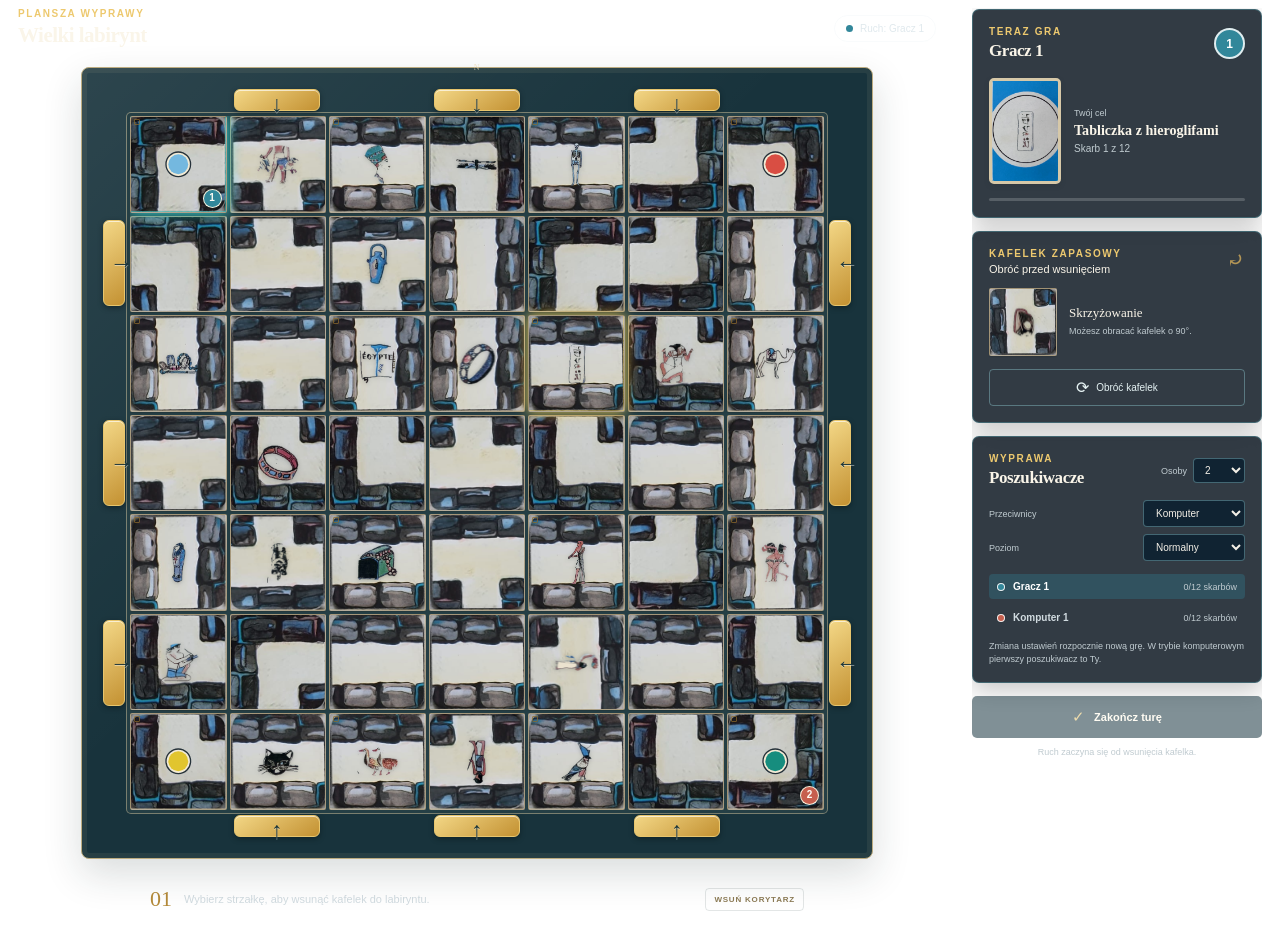
<file: super-labirynt/index.html>
<!doctype html>
<html lang="pl">
  <head>
    <meta charset="UTF-8" />
    <meta name="viewport" content="width=device-width, initial-scale=1.0" />
    <meta name="theme-color" content="#172d36" />
    <title>Super Labirynt — gra planszowa</title>
    <link rel="stylesheet" href="./styles.css" />
  </head>
  <body class="embedded-game">
    <div class="page-shell">
      <header class="topbar">
        <a class="brand" href="#" aria-label="Super Labirynt — początek gry">
          <span class="brand-mark" aria-hidden="true">𓂀</span>
          <span>
            <span class="brand-name">SUPER <b>LABIRYNT</b></span>
            <span class="brand-caption">Wyprawa do skarbów faraonów</span>
          </span>
        </a>
        <div class="top-actions">
          <button class="quiet-button" id="rules-button" type="button">
            <span aria-hidden="true">?</span> Zasady
          </button>
          <button class="quiet-button" id="new-game-button" type="button">
            <span aria-hidden="true">↻</span> Nowa gra
          </button>
        </div>
      </header>

      <main>
        <section class="intro">
          <div class="intro-copy">
            <p class="eyebrow"><span></span> Starożytne skarby czekają</p>
            <h1>Odnajdź drogę<br /><em>przez labirynt.</em></h1>
            <p class="intro-text">
              Przesuwaj korytarze, odkrywaj skarby i wróć bezpiecznie do swojej
              bramy.
            </p>
          </div>
          <div class="box-art" aria-label="Oryginalne pudełko gry Super Labirynt">
            <img src="./assets/cover.webp" alt="Okładka gry Super Labirynt" />
            <div class="box-art-caption">ORYGINALNA GRA<br />TOWARZYSKA</div>
          </div>
          <div class="intro-stats" aria-label="Informacje o grze">
            <span><b>2–4</b> graczy</span>
            <i></i>
            <span><b>7 × 7</b> pól</span>
            <i></i>
            <span><b>24</b> skarby</span>
          </div>
        </section>

        <section class="game-layout" aria-label="Gra Super Labirynt">
          <div class="board-column">
            <div class="board-heading">
              <div>
                <p class="eyebrow">Plansza wyprawy</p>
                <h2>Wielki labirynt</h2>
              </div>
              <div class="turn-pill" id="turn-status" aria-live="polite">
                <span class="turn-dot"></span>
                <span>Przygotuj ruch</span>
              </div>
            </div>

            <div class="board-wrap">
              <div class="board-frame">
                <div class="board-grid" id="board" aria-label="Plansza 7 na 7"></div>
                <div class="insertion-arrows" id="insertion-arrows" aria-label="Wybierz miejsce wsunięcia kafelka"></div>
              </div>
              <div class="board-compass" aria-hidden="true">N</div>
            </div>

            <div class="board-instructions">
              <span class="instruction-number" id="step-number">01</span>
              <p id="instruction-text">Wybierz strzałkę, aby wsunąć kafelek do labiryntu.</p>
              <span class="instruction-key" id="instruction-key">WSUŃ KORYTARZ</span>
            </div>
          </div>

          <aside class="sidebar">
            <section class="side-card current-card">
              <div class="card-heading">
                <div>
                  <p class="eyebrow">Teraz gra</p>
                  <h2 id="active-player-name">Gracz 1</h2>
                </div>
                <span class="player-token" id="active-player-token">1</span>
              </div>
              <div class="target-area">
                <div class="target-art" id="target-art" tabindex="0" role="button" aria-label="Powiększ kartę celu">
                  <img class="composite-card-template" id="target-image" src="./czystakarta.jpeg" alt="" />
                  <img class="composite-card-symbol" id="target-symbol" alt="" hidden />
                </div>
                <div class="target-copy">
                  <span class="target-label">Twój cel</span>
                  <strong id="target-title">Odkryj skarb</strong>
                  <span id="target-count">Skarb 1 z 12</span>
                </div>
              </div>
              <div class="progress-track"><span id="progress-fill"></span></div>
            </section>

            <section class="side-card spare-card">
              <div class="card-heading">
                <div>
                  <p class="eyebrow">Kafelek zapasowy</p>
                  <h2>Obróć przed wsunięciem</h2>
                </div>
                <span class="rotate-symbol" aria-hidden="true">⤾</span>
              </div>
              <div class="spare-content">
                <div class="spare-tile tile" id="spare-tile" aria-label="Kafelek zapasowy"></div>
                <div class="spare-help">
                  <span id="spare-shape">Korytarz</span>
                  <small>Możesz obracać kafelek o 90°.</small>
                </div>
              </div>
              <button class="rotate-button" id="rotate-button" type="button">
                <span aria-hidden="true">⟳</span> Obróć kafelek
              </button>
            </section>

            <section class="side-card players-card">
              <div class="card-heading players-heading">
                <div>
                  <p class="eyebrow">Wyprawa</p>
                  <h2>Poszukiwacze</h2>
                </div>
                <label class="player-count-label" for="player-count">Osoby</label>
                <select id="player-count" aria-label="Liczba graczy">
                  <option value="2">2</option>
                  <option value="3">3</option>
                  <option value="4">4</option>
                </select>
              </div>
              <div class="opponent-settings">
                <label for="opponent-mode">Przeciwnicy</label>
                <select id="opponent-mode" aria-label="Rodzaj przeciwników">
                  <option value="human">Inni gracze</option>
                  <option value="computer" selected>Komputer</option>
                </select>
                <label class="difficulty-label" for="computer-difficulty">Poziom</label>
                <select id="computer-difficulty" aria-label="Poziom trudności komputera">
                  <option value="amateur">Amator</option>
                  <option value="normal" selected>Normalny</option>
                  <option value="expert">Expert</option>
                </select>
              </div>
              <ul class="player-list" id="player-list"></ul>
              <p class="settings-hint">Zmiana ustawień rozpocznie nową grę. W trybie komputerowym pierwszy poszukiwacz to Ty.</p>
            </section>

            <div class="turn-actions">
              <button class="primary-button" id="end-turn-button" type="button" disabled>
                <span id="end-turn-icon" aria-hidden="true">↗</span>
                <span id="end-turn-label">Najpierw przesuń labirynt</span>
              </button>
              <p class="action-hint" id="action-hint">Ruch zaczyna się od wsunięcia kafelka.</p>
            </div>
          </aside>
        </section>

      </main>

      <footer class="footer">
        <span>SUPER LABIRYNT</span>
        <span>Wierna, przeglądarkowa wersja rodzinnej gry z Twoich zdjęć</span>
        <span>✦ 1991 · EGIPT</span>
      </footer>
    </div>

    <dialog class="modal" id="rules-dialog" aria-labelledby="rules-title">
      <div class="modal-header">
        <div>
          <p class="eyebrow">Instrukcja wyprawy</p>
          <h2 id="rules-title">Jak grać?</h2>
        </div>
        <button class="modal-close" type="button" data-close-dialog aria-label="Zamknij">×</button>
      </div>
      <ol class="rules-list">
        <li><b>Wsuń korytarz.</b> Wybierz jedną ze strzałek przy planszy. Kafelek zapasowy wejdzie w ten rząd lub kolumnę, a drugi koniec planszy wysunie nowy kafelek zapasowy.</li>
        <li><b>Otwórz przejście.</b> Przed wsunięciem możesz obracać wolny kafelek; symbol obraca się razem z nim. Nie można od razu cofnąć poprzedniego wsunięcia.</li>
        <li><b>Przejdź do celu.</b> Kliknij dowolne osiągalne pole. Korytarze muszą łączyć się bez przerwy. Zbierz skarb z karty, którą właśnie widzisz. Kliknij symbol, aby obejrzeć kafelek w powiększeniu.</li>
        <li><b>Wróć do bramy.</b> Po zebraniu wszystkich swoich kart wróć na pole startowe. Wygrywa pierwszy poszukiwacz, który dotrze do swojej bramy.</li>
      </ol>
      <p class="rules-note">Na 12 stałych kafelkach znajdują się skarby oznaczone wyciętymi symbolami; narożniki są kolorowymi polami startowymi. Pozostałe skarby są rozmieszczane na ruchomych kafelkach. W panelu poszukiwaczy możesz wybrać grę z komputerem i jeden z trzech poziomów trudności. Plansza i labirynt losują nowy układ przy każdej rozgrywce.</p>
      <button class="primary-button modal-done" type="button" data-close-dialog>Rozumiem, ruszajmy!</button>
    </dialog>

    <dialog class="modal new-game-modal" id="new-game-dialog" aria-labelledby="new-game-title">
      <div class="modal-header">
        <div>
          <p class="eyebrow">Nowa wyprawa</p>
          <h2 id="new-game-title">Gotowi na przygodę?</h2>
        </div>
        <button class="modal-close" type="button" data-close-dialog aria-label="Zamknij">×</button>
      </div>
      <p>Rozpoczęcie nowej gry przetasuje labirynt i karty skarbów.</p>
      <button class="primary-button modal-done" id="confirm-new-game" type="button">Rozpocznij nową grę</button>
    </dialog>

    <dialog class="modal victory-modal" id="victory-dialog" aria-labelledby="victory-title">
      <div class="victory-sparkle" aria-hidden="true">✦</div>
      <p class="eyebrow">Wyprawa zakończona</p>
      <h2 id="victory-title">Skarby odnalezione!</h2>
      <p id="victory-message"></p>
      <button class="primary-button modal-done" id="victory-new-game" type="button">Zagraj jeszcze raz</button>
    </dialog>

    <dialog class="modal target-preview-dialog" id="target-preview-dialog" aria-labelledby="target-preview-title">
      <div class="modal-header">
        <div>
          <p class="eyebrow">Cel poszukiwacza</p>
          <h2 id="target-preview-title">Skarb</h2>
        </div>
        <button class="modal-close" type="button" data-close-dialog aria-label="Zamknij">×</button>
      </div>
      <div class="target-preview-stage">
        <div class="target-preview-card">
          <img class="composite-card-template" id="target-preview-image" src="./czystakarta.jpeg" alt="" />
          <img class="composite-card-symbol" id="target-preview-symbol" alt="" hidden />
        </div>
      </div>
      <p class="tile-preview-caption" id="target-preview-caption"></p>
      <button class="primary-button modal-done" type="button" data-close-dialog>Wróć do gry</button>
    </dialog>

    <dialog class="modal tile-preview-dialog" id="tile-preview-dialog" aria-labelledby="tile-preview-title">
      <div class="modal-header">
        <div>
          <p class="eyebrow">Szczegóły kafelka</p>
          <h2 id="tile-preview-title">Korytarz</h2>
        </div>
        <button class="modal-close" type="button" data-close-dialog aria-label="Zamknij">×</button>
      </div>
      <div class="tile-preview-stage">
        <div class="tile tile-preview-tile" id="tile-preview"></div>
      </div>
      <p class="tile-preview-caption" id="tile-preview-caption"></p>
      <button class="primary-button modal-done" type="button" data-close-dialog>Wróć do gry</button>
    </dialog>

    <script src="./game.js"></script>
  </body>
</html>
</file>
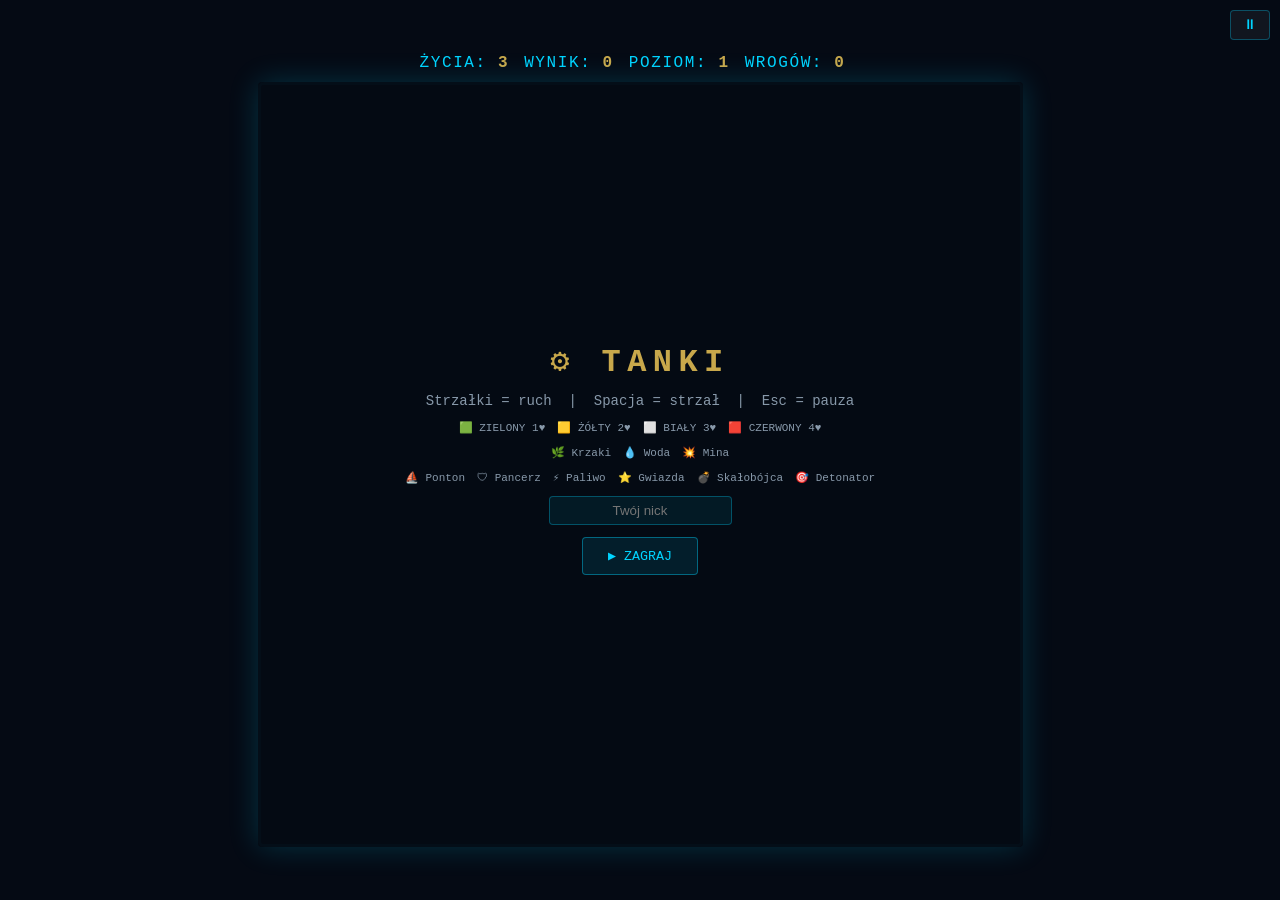
<file: tanki/index.html>
<!DOCTYPE html>
<html lang="pl">
<head>
  <meta charset="UTF-8">
  <meta name="viewport" content="width=device-width, initial-scale=1.0, user-scalable=no, viewport-fit=cover">
  <meta name="apple-mobile-web-app-capable" content="yes">
  <title>HAOS.SID</title>
  <link rel="icon" href="../favicon.svg" type="image/svg+xml">
  <style>
    *{margin:0;padding:0;box-sizing:border-box;}
    html,body{height:100%;background:#050a14;font-family:'Courier New',monospace;overflow:hidden;touch-action:none;}
    
    body{
      display:flex;
      flex-direction:column;
      align-items:center;
      justify-content:center;
      padding: 10px;
    }
    
    #ui{
      display:flex;
      gap:15px;
      color:#00d4ff;
      font-size:16px;
      letter-spacing:0.1em;
      justify-content:center;
      align-items:center;
      width: 100%;
      margin-bottom: 10px;
    }
    #ui span b{color:#c8a84b;}
    
    .gp-pause{
      position: absolute;
      top: 10px;
      right: 10px;
      padding: 6px 12px;
      background:rgba(255,255,255,0.05);
      border:1px solid rgba(0,212,255,0.3);
      color:#00d4ff;
      font-size:14px;
      border-radius:4px;
      cursor:pointer;
      user-select:none;
      -webkit-user-select:none;
      z-index: 10;
    }

    #wrap {
      position: relative;
      width: 85vh;
      height: 85vh;
      max-width: 100%;
    }
    
    canvas{
      border:3px solid rgba(0,212,255,0.4);
      border-radius:6px;
      box-shadow:0 0 30px rgba(0,212,255,0.2);
      background:#050a14;
      display:block;
      width: 100%;
      height: 100%;
    }
    
    #overlay{
      position:absolute;
      top:0;left:0;right:0;bottom:0;
      display:flex;
      flex-direction:column;
      align-items:center;
      justify-content:center;
      gap:12px;
      text-align:center;
      background:rgba(5,10,20,0.95);
      border-radius:4px;
      overflow-y:auto;
      padding: 15px;
    }
    #overlay h2{font-size:32px;letter-spacing:0.2em;color:#c8a84b;}
    #overlay p{font-size:14px;color:#8899aa;}
    .legend{display:flex;flex-wrap:wrap;gap:4px 12px;justify-content:center;font-size:11px;}
    .leg{color:#8899aa;}
    button{padding:10px 25px;background:rgba(0,212,255,0.1);border:1px solid rgba(0,212,255,0.4);color:#00d4ff;font-family:'Courier New',monospace;cursor:pointer;border-radius:4px;}
    
    /* INTERFEJS MOBILNY */
    #mobile-fire-panel, #mobile-move-panel {
      display: none;
    }
    
    .gp-row{display:flex;gap:8px;justify-content:center;}
    .gpbtn{
      width:65px;
      height:55px;
      background:rgba(0,212,255,0.12);
      border:2px solid rgba(0,212,255,0.35);
      color:#00d4ff;
      font-size:26px;
      border-radius:8px;
      display:flex;
      align-items:center;
      justify-content:center;
      user-select:none;
      -webkit-user-select:none;
    }
    .gpbtn:active{background:rgba(0,212,255,0.35);}
    .gpbtn.fire{width:95px;height:55px;background:rgba(255,50,50,0.15);border-color:rgba(255,80,80,0.5);color:#ff5555;font-size:13px;font-weight:bold;}
    .gpbtn.fire:active{background:rgba(255,50,50,0.4);}
    
    #ranking{width:100%;max-width:400px;font-size:11px;}
    #ranking table{width:100%;border-collapse:collapse;color:#8899aa;}
    #ranking th{color:#c8a84b;padding:4px;border-bottom:1px solid rgba(0,212,255,0.2);}
    #ranking td{padding:4px;}
    #ranking tr.me td{color:#00d4ff;}
    #nickInput{background:rgba(0,212,255,0.08);border:1px solid rgba(0,212,255,0.3);color:#00d4ff;padding:6px;border-radius:4px;text-align:center;}

    /* TELEFONY (PIONOWO) */
    @media(max-width: 767px) and (orientation: portrait) {
      body { justify-content: flex-start; padding-top: 40px; }
      #wrap { width: min(96vw, calc(100vh - 260px)); height: min(96vw, calc(100vh - 260px)); max-width: none; margin-bottom: 0; }
      #mobile-fire-panel { display: flex; flex-direction: column; gap: 8px; position: fixed; bottom: 20px; left: 15px; }
      #mobile-move-panel { display: flex; flex-direction: column; gap: 8px; position: fixed; bottom: 20px; right: 15px; }
    }

    /* TELEFONY (POZIOMO) */
    @media(max-width: 950px) and (orientation: landscape) {
      body { position: relative; flex-direction: row; justify-content: center; align-items: center; padding: 5px; height: 100vh; width: 100vw; }
      #ui { position: absolute; top: 5px; left: 50%; transform: translateX(-50%); width: auto; font-size: 14px; z-index: 5; }
      #wrap { width: min(75vh, calc(100vw - 260px)); height: min(75vh, calc(100vw - 260px)); max-width: none; margin: 0 auto; }
      #mobile-fire-panel { display: flex; flex-direction: column; gap: 12px; position: fixed; left: 8px; top: 50%; transform: translateY(-50%); z-index: 10; }
      #mobile-move-panel { display: flex; flex-direction: column; gap: 8px; position: fixed; right: 8px; top: 50%; transform: translateY(-50%); z-index: 10; }
      .gpbtn { width: 60px; height: 52px; font-size: 22px; }
      .gpbtn.fire { width: 95px; height: 52px; }
    }
  </style>
</head>
<body>

<div id="gPause" class="gp-pause">⏸</div>

<div id="ui">
  <span>ŻYCIA: <b id="ulives">3</b></span>
  <span>WYNIK: <b id="uscore">0</b></span>
  <span>POZIOM: <b id="ulevel">1</b></span>
  <span>WROGÓW: <b id="uenemies">0</b></span>
  <span id="ubonus"></span>
</div>

<div id="wrap">
  <canvas id="c"></canvas>
  <div id="overlay">
    <h2>⚙ TANKI</h2>
    <p>Strzałki = ruch &nbsp;|&nbsp; Spacja = strzał &nbsp;|&nbsp; Esc = pauza</p>
    <div class="legend">
      <span class="leg">🟩 ZIELONY 1♥</span><span class="leg">🟨 ŻÓŁTY 2♥</span><span class="leg">⬜ BIAŁY 3♥</span><span class="leg">🟥 CZERWONY 4♥</span>
    </div>
    <div class="legend">
      <span class="leg">🌿 Krzaki</span><span class="leg">💧 Woda</span><span class="leg">💥 Mina</span>
    </div>
    <div class="legend">
      <span class="leg">⛵ Ponton</span><span class="leg">🛡 Pancerz</span><span class="leg">⚡ Paliwo</span><span class="leg">⭐ Gwiazda</span><span class="leg">💣 Skałobójca</span><span class="leg">🎯 Detonator</span>
    </div>
    <input id="nickInput" type="text" maxlength="12" placeholder="Twój nick" autocomplete="off">
    <button id="startBtn">▶ ZAGRAJ</button>
    <div id="ranking"></div>
  </div>
</div>

<div id="mobile-fire-panel">
  <div class="gp-row"><button class="gpbtn fire" id="gFire">STRZAŁ</button></div>
  <div class="gp-row"><button class="gpbtn fire" id="gFire2">🔫</button></div>
</div>

<div id="mobile-move-panel">
  <div class="gp-row"><button class="gpbtn" id="gUp">▲</button></div>
  <div class="gp-row"><button class="gpbtn" id="gLeft">◀</button><button class="gpbtn" id="gRight">▶</button></div>
  <div class="gp-row"><button class="gpbtn" id="gDown">▼</button></div>
</div>

<script>
const CV=document.getElementById('c'), ctx=CV.getContext('2d');
const overlay=document.getElementById('overlay');
const uLives=document.getElementById('ulives'),uScore=document.getElementById('uscore'),uLevel=document.getElementById('ulevel'),uEnemies=document.getElementById('uenemies'),uBonus=document.getElementById('ubonus');
const nickInput=document.getElementById('nickInput');

function fitMobileBoard() {
  const wrap = document.getElementById('wrap');
  if (!window.matchMedia('(max-width: 767px) and (orientation: portrait)').matches) {
    wrap.style.removeProperty('width');
    wrap.style.removeProperty('height');
    return;
  }
  const size = Math.min(window.innerWidth * 0.96, Math.max(100, window.innerHeight - 300));
  wrap.style.width = `${size}px`;
  wrap.style.height = `${size}px`;
}
fitMobileBoard();
window.addEventListener('resize', fitMobileBoard);

const CELL=32, COLS=15, ROWS=15;
CV.width=COLS*CELL; CV.height=ROWS*CELL;

const keys={};
function bindTouch(id, keyName) {
  const btn = document.getElementById(id);
  if(!btn) return;
  btn.addEventListener('touchstart', (e) => { e.preventDefault(); keys[keyName] = true; });
  btn.addEventListener('touchend', (e) => { e.preventDefault(); keys[keyName] = false; });
}
bindTouch('gUp', 'ArrowUp');
bindTouch('gDown', 'ArrowDown');
bindTouch('gLeft', 'ArrowLeft');
bindTouch('gRight', 'ArrowRight');
bindTouch('gFire', ' ');
bindTouch('gFire2', ' ');

function togglePause() {
  if(running) paused = !paused;
}
document.getElementById('gPause').addEventListener('touchstart', (e) => { e.preventDefault(); togglePause(); });
document.getElementById('gPause').addEventListener('click', togglePause);

const T={EMPTY:0,BRICK:1,STEEL:2,BASE:3,BUSH:4,WATER:5};
const TANK_COLORS=['#44bb44','#ddcc22','#cccccc','#dd3333'];
const PICKUP_TYPES=['ponton','shield','fuel','star','rockbuster','detonator'];

let map,player,enemies,bullets,pickups,mines,score,lives,level,running,frameId,spawnQ,spawnTimer,paused;
let menuHTML = overlay.innerHTML; // Zapamiętujemy czysty kod HTML menu startowego

function getScores(){ try{return JSON.parse(localStorage.getItem('tanki_scores')||'[]');}catch{return[];} }
function saveScore(nick,sc){
  let arr=getScores();
  arr.push({nick:nick||'???',score:sc,date:new Date().toLocaleDateString('pl')});
  arr.sort((a,b)=>b.score-a.score);
  arr=arr.slice(0,10);
  localStorage.setItem('tanki_scores',JSON.stringify(arr));
  return arr;
}
function renderRanking(highlight, customEl){
  const arr=getScores();
  const el=customEl || document.getElementById('ranking');
  if(!el || !arr.length){ if(el) el.innerHTML=''; return; }
  let rows=arr.map((e,i)=>`<tr class="${i===highlight?'me':''}"><td>${i+1}</td><td>${e.nick}</td><td>${e.score}</td><td>${e.date}</td></tr>`).join('');
  el.innerHTML=`<table><tr><th>#</th><th>Nick</th><th>Wynik</th><th>Data</th></tr>${rows}</table>`;
}

function makeMap(lvl){
  let m,att=0;
  do{m=tryMakeMap(lvl);att++;}while(!isPlayable(m)&&att<20);
  return m;
}
function tryMakeMap(lvl){
  const m=Array.from({length:ROWS},()=>Array(COLS).fill(T.EMPTY));
  const cx=Math.floor(COLS/2);
  m[ROWS-1][cx]=T.BASE;
  [[ROWS-2,cx-1],[ROWS-2,cx],[ROWS-2,cx+1],[ROWS-1,cx-1],[ROWS-1,cx+1]].forEach(([r,c])=>{if(r>=0&&c>=0&&c<COLS)m[r][c]=T.BRICK;});
  for(let r=ROWS-3;r<ROWS;r++) for(let c=0;c<3;c++) m[r][c]=T.EMPTY;
  for(let r=0;r<3;r++){m[r][0]=T.EMPTY;m[r][1]=T.EMPTY;m[r][COLS-1]=T.EMPTY;m[r][COLS-2]=T.EMPTY;}
  for(let r=0;r<3;r++) for(let c=cx-1;c<=cx+1;c++) if(c>=0&&c<COLS) m[r][c]=T.EMPTY;
  const density=0.18+lvl*0.012;
  for(let r=0;r<ROWS;r++) for(let c=0;c<COLS;c++){
    if(m[r][c]!==T.EMPTY) continue;
    if(Math.random()<density){
      const rnd=Math.random();
      if(rnd<0.5) m[r][c]=T.BRICK;
      else if(rnd<0.62) m[r][c]=T.STEEL;
      else if(rnd<0.78) m[r][c]=T.BUSH;
      else m[r][c]=T.WATER;
    }
  }
  return m;
}
function isPlayable(m){
  const visited=Array.from({length:ROWS},()=>Array(COLS).fill(false));
  const q=[[ROWS-1,0]]; visited[ROWS-1][0]=true; let cnt=0;
  while(q.length){const[r,c]=q.shift();cnt++;for(const[dr,dc] of[[-1,0],[1,0],[0,-1],[0,1]]){const nr=r+dr,nc=c+dc;if(nr<0||nr>=ROWS||nc<0||nc>=COLS||visited[nr][nc]) continue;const t=m[nr][nc];if(t===T.BRICK||t===T.STEEL||t===T.BASE||t===T.WATER) continue;visited[nr][nc]=true;q.push([nr,nc]);}}
  return cnt>=ROWS*COLS*0.3;
}

function makeTank(col,row,isPlayer){
  const armour=isPlayer?0:pickArmour(level);
  return{x:col*CELL,y:row*CELL,dir:'up',speed:isPlayer?1.75:1.05,hp:armour+1,armour,isPlayer,hasPonton:false,hasFuel:false,hasShield:false,shieldHits:0,rockAmmo:0,alive:true,shootCd:0,aiTimer:0,aiDir:'down'};
}
function pickArmour(lvl){const r=Math.random();if(lvl<=1)return r<0.7?0:1;if(lvl<=3)return r<0.5?0:r<0.8?1:2;return r<0.3?0:r<0.6?1:r<0.85?2:3;}

function tileAt(px,py){const c=Math.floor(px/CELL),r=Math.floor(py/CELL);if(c<0||c>=COLS||r<0||r>=ROWS)return T.STEEL;return map[r][c];}
function isSolid(px,py,hasPonton){const t=tileAt(px,py);if(t===T.BRICK||t===T.STEEL||t===T.BASE)return true;if(t===T.WATER&&!hasPonton)return true;return false;}
function canMove(tank,dx,dy){const s=CELL-8,nx=tank.x+dx,ny=tank.y+dy;return[[nx,ny],[nx+s,ny],[nx,ny+s],[nx+s,ny+s]].every(([px,py])=>!isSolid(px,py,tank.hasPonton));}

function spawnMines(count){
  for(let i=0;i<count;i++){
    let r,c,tries=0;
    do{r=2+Math.floor(Math.random()*(ROWS-4));c=Math.floor(Math.random()*COLS);tries++;}
    while((map[r][c]!==T.EMPTY&&map[r][c]!==T.BUSH)&&tries<30);
    mines.push({x:c*CELL,y:r*CELL,alive:true,blink:0});
  }
}
function updateMines(){
  mines.forEach(mine=>{
    if(!mine.alive) return;
    mine.blink++;
    const checkTank=(tank)=>{
      if(!tank.alive) return;
      if(Math.abs(tank.x-mine.x)<CELL-4&&Math.abs(tank.y-mine.y)<CELL-4){
        mine.alive=false;
        if(tank.hasShield&&tank.shieldHits>0){tank.shieldHits--;if(tank.shieldHits===0)tank.hasShield=false;return;}
        if(tank.isPlayer){
          tank.alive=false; lives--; uLives.textContent=lives;
          if(lives<=0){setTimeout(()=>endGame(false),400);}
          else setTimeout(()=>{player.x=0;player.y=(ROWS-1)*CELL;player.alive=true;player.hasPonton=false;player.hasFuel=false;player.hasShield=false;},800);
        } else {
          tank.alive=false; score+=100*(tank.armour+1); uScore.textContent=score;
        }
      }
    };
    checkTank(player);
    enemies.forEach(e=>checkTank(e));
  });
  mines=mines.filter(m=>m.alive);
}

function spawnPickup(){
  let r,c,tries=0;
  do{r=Math.floor(Math.random()*ROWS);c=Math.floor(Math.random()*COLS);tries++;}
  while((map[r][c]!==T.EMPTY&&map[r][c]!==T.BUSH)&&tries<40);
  const type=PICKUP_TYPES[Math.floor(Math.random()*PICKUP_TYPES.length)];
  pickups.push({x:c*CELL,y:r*CELL,type,alive:true,timer:600});
}
function applyPickup(tank,p){
  p.alive=false;
  if(p.type==='ponton') tank.hasPonton=true;
  if(p.type==='shield'){tank.hasShield=true;tank.shieldHits=2;}
  if(p.type==='fuel') tank.hasFuel=true;
  if(p.type==='rockbuster') tank.rockAmmo+=10;
  if(p.type==='detonator'&&tank.isPlayer){
    const alive=enemies.filter(e=>e.alive);
    if(alive.length){const t=alive[Math.floor(Math.random()*alive.length)];t.alive=false;score+=100*(t.armour+1);uScore.textContent=score;}
  }
  if(p.type==='star'&&tank.isPlayer){enemies.forEach(e=>e.alive=false);score+=enemies.length*50;uScore.textContent=score;}
  if(tank.isPlayer) showBonus(p.type);
}
function showBonus(type){
  const names={ponton:'⛵ PONTON',shield:'🛡 PANCERZ',fuel:'⚡ PALIWO',star:'⭐ GWIAZDA!',rockbuster:'💣 SKAŁOBÓJCA x10',detonator:'🎯 DETONATOR!'};
  uBonus.textContent=names[type]||'';
  clearTimeout(uBonus._t);
  uBonus._t=setTimeout(()=>uBonus.textContent='',2500);
}

function init(){
  score=0; lives=3; level=1;
  uScore.textContent=score; uLives.textContent=lives; uLevel.textContent=level;
  map=makeMap(level);
  player=makeTank(0,ROWS-1,true); player.dir='up';
  enemies=[]; bullets=[]; pickups=[]; mines=[];
  paused=false;
  spawnQ=4+level*2; spawnTimer=100;
  uEnemies.textContent=spawnQ;
  spawnMines(Math.min(1+Math.floor(level/2), 5));
  running=true;
  if(frameId) cancelAnimationFrame(frameId);
  loop();
}

function spawnEnemy(){
  if(spawnQ<=0||enemies.length>=5) return;
  const cols=[0,Math.floor(COLS/2),COLS-1];
  const c=cols[Math.floor(Math.random()*cols.length)];
  const e=makeTank(c,0,false); e.dir='down'; e.aiDir='down';
  enemies.push(e); spawnQ--;
  uEnemies.textContent=spawnQ+enemies.length;
}

function updatePlayer(){
  if(!player.alive) return;
  const spd=player.hasFuel?player.speed*1.6:player.speed;
  if(keys['ArrowUp'])   {player.dir='up';   if(canMove(player,0,-spd))player.y-=spd;}
  if(keys['ArrowDown']) {player.dir='down'; if(canMove(player,0,spd))player.y+=spd;}
  if(keys['ArrowLeft']) {player.dir='left'; if(canMove(player,-spd,0))player.x-=spd;}
  if(keys['ArrowRight']){player.dir='right';if(canMove(player,spd,0))player.x+=spd;}
  player.x=Math.max(0,Math.min(CV.width-CELL,player.x));
  player.y=Math.max(0,Math.min(CV.height-CELL,player.y));
  if(player.shootCd>0) player.shootCd--;
  if(keys[' ']&&player.shootCd===0) shoot(player);
}

const DV={up:{dx:0,dy:-1},down:{dx:0,dy:1},left:{dx:-1,dy:0},right:{dx:1,dy:0}};
function shoot(tank){
  const d=DV[tank.dir];
  const isRock=tank.rockAmmo>0;
  if(isRock) tank.rockAmmo--;
  const power=isRock?99:(tank.armour+1);
  bullets.push({x:tank.x+CELL/2-3,y:tank.y+CELL/2-3,dx:d.dx*6,dy:d.dy*6,fromPlayer:tank.isPlayer,power,isRock,alive:true});
  tank.shootCd=tank.isPlayer?20:50;
}

function updateEnemies(){
  enemies.forEach(e=>{
    if(!e.alive) return;
    e.aiTimer++;
    const spd=e.hasFuel?e.speed*1.5:e.speed;
    if(e.aiTimer%70===0||!canMove(e,DV[e.aiDir].dx*spd,DV[e.aiDir].dy*spd)){
      const target=Math.random()<0.6?player:{x:Math.floor(COLS/2)*CELL,y:(ROWS-1)*CELL};
      const dx=target.x-e.x,dy=target.y-e.y;
      if(Math.abs(dx)>Math.abs(dy)) e.aiDir=dx>0?'right':'left';
      else e.aiDir=dy>0?'down':'up';
      if(!canMove(e,DV[e.aiDir].dx*spd,DV[e.aiDir].dy*spd)){
        const dirs=['up','down','left','right'];
        for(let i=0;i<4;i++){const d=dirs[Math.floor(Math.random()*4)];if(canMove(e,DV[d].dx*spd,DV[d].dy*spd)){e.aiDir=d;break;}}
      }
    }
    e.dir=e.aiDir;
    const d=DV[e.dir];
    if(canMove(e,d.dx*spd,d.dy*spd)){e.x+=d.dx*spd;e.y+=d.dy*spd;}
    e.x=Math.max(0,Math.min(CV.width-CELL,e.x));
    e.y=Math.max(0,Math.min(CV.height-CELL,e.y));
    if(e.shootCd>0) e.shootCd--;
    if(e.shootCd===0&&Math.random()<0.012) shoot(e);
    pickups.forEach(p=>{if(!p.alive)return;if(Math.abs(e.x-p.x)<CELL&&Math.abs(e.y-p.y)<CELL)applyPickup(e,p);});
  });
}

function updateBullets(){
  for(let i=0;i<bullets.length;i++){
    if(!bullets[i].alive) continue;
    for(let j=i+1;j<bullets.length;j++){
      if(!bullets[j].alive||bullets[i].fromPlayer===bullets[j].fromPlayer) continue;
      if(Math.hypot(bullets[i].x-bullets[j].x,bullets[i].y-bullets[j].y)>12) continue;
      if(bullets[i].power===bullets[j].power){bullets[i].alive=false;bullets[j].alive=false;}
      else if(bullets[i].power>bullets[j].power){bullets[i].power-=bullets[j].power;bullets[j].alive=false;}
      else{bullets[j].power-=bullets[i].power;bullets[i].alive=false;}
    }
  }
  bullets.forEach(b=>{
    if(!b.alive) return;
    b.x+=b.dx; b.y+=b.dy;
    if(b.x<0||b.x>CV.width||b.y<0||b.y>CV.height){b.alive=false;return;}
    const tc=Math.floor((b.x+3)/CELL),tr=Math.floor((b.y+3)/CELL);
    if(tc>=0&&tc<COLS&&tr>=0&&tr<ROWS){
      const t=map[tr][tc];
      if(t===T.BRICK){map[tr][tc]=T.EMPTY;b.alive=false;return;}
      if(t===T.STEEL){if(b.isRock)map[tr][tc]=T.EMPTY;b.alive=false;return;}
      if(t===T.BASE){endGame(false);b.alive=false;return;}
    }
    if(b.fromPlayer){
      enemies.forEach(e=>{
        if(!e.alive||!b.alive) return;
        if(b.x>e.x&&b.x<e.x+CELL&&b.y>e.y&&b.y<e.y+CELL){
          b.alive=false;
          if(e.hasShield&&e.shieldHits>0){e.shieldHits--;if(e.shieldHits===0)e.hasShield=false;return;}
          e.hp--;
          if(e.hp<=0){e.alive=false;score+=100*(e.armour+1);uScore.textContent=score;}
          else e.armour=Math.max(0,e.armour-1);
        }
      });
    } else {
      if(player.alive&&b.x>player.x&&b.x<player.x+CELL&&b.y>player.y&&b.y<player.y+CELL){
        b.alive=false;
        if(player.hasShield&&player.shieldHits>0){player.shieldHits--;if(player.shieldHits===0)player.hasShield=false;return;}
        player.alive=false; lives--; uLives.textContent=lives;
        if(lives<=0){setTimeout(()=>endGame(false),400);}
        else setTimeout(()=>{player.x=0;player.y=(ROWS-1)*CELL;player.alive=true;player.hasPonton=false;player.hasFuel=false;player.hasShield=false;},800);
      }
    }
  });
  bullets=bullets.filter(b=>b.alive);
  enemies=enemies.filter(e=>e.alive);
  uEnemies.textContent=spawnQ+enemies.length;
  if(enemies.length===0&&spawnQ===0) setTimeout(()=>nextLevel(),700);
}

function updatePickups(){
  pickups.forEach(p=>{
    if(!p.alive) return;
    p.timer--;
    if(p.timer<=0){p.alive=false;return;}
    if(player.alive&&Math.abs(player.x-p.x)<CELL&&Math.abs(player.y-p.y)<CELL) applyPickup(player,p);
  });
  pickups=pickups.filter(p=>p.alive);
}

function nextLevel(){
  level++; uLevel.textContent=level;
  map=makeMap(level);
  player.x=0; player.y=(ROWS-1)*CELL; player.alive=true;
  player.hasPonton=false; player.hasFuel=false; player.hasShield=false;
  enemies=[]; bullets=[]; pickups=[]; mines=[];
  spawnQ=4+level*2; spawnTimer=100;
  uEnemies.textContent=spawnQ;
  spawnPickup();
  spawnMines(Math.min(1+Math.floor(level/2),6));
}

function setupMainMenuBindings() {
  const btn = document.getElementById('startBtn');
  if(btn) {
    btn.addEventListener('click', () => {
      overlay.style.display = 'none';
      init();
    });
  }
}

function endGame(win){
  running=false; cancelAnimationFrame(frameId);
  const nickInputCurrent = document.getElementById('nickInput');
  const nick = (nickInputCurrent ? nickInputCurrent.value.trim() : '') || '???';
  
  const arr=saveScore(nick,score);
  const hi=arr.findIndex(e=>e.nick===nick&&e.score===score);
  
  overlay.innerHTML='';
  const div=document.createElement('div');
  div.style.cssText='display:flex;flex-direction:column;align-items:center;gap:12px;padding:16px;width:100%;';
  div.innerHTML=`<h2 style="color:#c8a84b;letter-spacing:0.2em;font-size:32px;">${win?'WYGRANA!':'KONIEC'}</h2><p style="color:#8899aa;font-size:16px;">Wynik: <b style="color:#00d4ff">${score}</b></p>`;
  
  const rankDiv=document.createElement('div');
  rankDiv.id='ranking';
  div.appendChild(rankDiv);
  
  const btn=document.createElement('button');
  btn.textContent='▶ ZAGRAJ PONOWNIE';
  btn.onclick=()=>{ 
    overlay.innerHTML = menuHTML; // Przywracamy czyste menu startowe
    setupMainMenuBindings();      // Ponownie przypisujemy kliknięcie startu
    renderRanking(-1);            // Renderujemy domyślny ranking
  };
  
  div.appendChild(btn);
  overlay.appendChild(div);
  overlay.style.display='flex';
  
  renderRanking(hi, rankDiv);
}

function drawTank(tank){
  if(!tank.alive) return;
  const x=tank.x,y=tank.y,s=CELL-6;
  const color=tank.isPlayer?'#00d4ff':TANK_COLORS[tank.armour];
  ctx.save();
  ctx.translate(x+s/2,y+s/2);
  const angles={up:0,down:Math.PI,left:-Math.PI/2,right:Math.PI/2};
  ctx.rotate(angles[tank.dir]);
  ctx.fillStyle=color; ctx.shadowColor=color; ctx.shadowBlur=tank.isPlayer?8:4;
  ctx.fillRect(-s/2+3,-s/2+3,s-6,s-6); ctx.shadowBlur=0;
  ctx.fillStyle=color; ctx.fillRect(-2,-s/2+2,4,s/2-2);
  ctx.fillStyle=color+'88'; ctx.fillRect(-s/2+1,-s/2+3,3,s-6); ctx.fillRect(s/2-4,-s/2+3,3,s-6);
  if(tank.hasShield){ctx.strokeStyle='#fff';ctx.lineWidth=2;ctx.globalAlpha=0.7;ctx.beginPath();ctx.arc(0,0,s/2-1,0,Math.PI*2);ctx.stroke();ctx.globalAlpha=1;}
  if(tank.hasFuel){ctx.fillStyle='#ffee00';ctx.fillRect(-2,s/2-6,4,4);}
  if(tank.rockAmmo>0){ctx.fillStyle='#ff6600';ctx.font='8px monospace';ctx.textAlign='center';ctx.textBaseline='middle';ctx.fillText(tank.rockAmmo,0,s/2-3);}
  ctx.restore();
}
function draw(){
  ctx.fillStyle='#050a14'; ctx.fillRect(0,0,CV.width,CV.height);
  ctx.strokeStyle='rgba(0,212,255,0.03)'; ctx.lineWidth=0.5;
  for(let c=0;c<=COLS;c++){ctx.beginPath();ctx.moveTo(c*CELL,0);ctx.lineTo(c*CELL,CV.height);ctx.stroke();}
  for(let r=0;r<=ROWS;r++){ctx.beginPath();ctx.moveTo(0,r*CELL);ctx.lineTo(CV.width,r*CELL);ctx.stroke();}
  for(let r=0;r<ROWS;r++) for(let c=0;c<COLS;c++){
    const t=map[r][c],x=c*CELL,y=r*CELL;
    if(t===T.BRICK){ctx.fillStyle='#7a3010';ctx.fillRect(x+1,y+1,CELL-2,CELL-2);ctx.fillStyle='#9a4018';ctx.fillRect(x+2,y+2,CELL/2-2,CELL/2-2);ctx.fillRect(x+CELL/2+1,y+CELL/2+1,CELL/2-2,CELL/2-2);}
    else if(t===T.STEEL){ctx.fillStyle='#3a4a5a';ctx.fillRect(x+1,y+1,CELL-2,CELL-2);ctx.fillStyle='#5a7080';ctx.fillRect(x+3,y+3,8,8);ctx.fillRect(x+CELL/2+2,y+CELL/2+2,8,8);}
    else if(t===T.WATER){ctx.fillStyle='#0a2a4a';ctx.fillRect(x,y,CELL,CELL);ctx.fillStyle='rgba(0,120,220,0.4)';const wave=Math.sin(Date.now()/600+(c+r)*0.8)*2;ctx.fillRect(x+2,y+CELL/2+wave,CELL-4,4);}
    else if(t===T.BUSH){ctx.fillStyle='#1a3a12';ctx.fillRect(x,y,CELL,CELL);ctx.font=`${CELL-2}px serif`;ctx.textAlign='center';ctx.textBaseline='middle';ctx.fillText('🌿',x+CELL/2,y+CELL/2);}
    else if(t===T.BASE){ctx.fillStyle='#c8a84b';ctx.shadowColor='#c8a84b';ctx.shadowBlur=12;ctx.font=`${CELL-4}px serif`;ctx.textAlign='center';ctx.textBaseline='middle';ctx.fillText('★',x+CELL/2,y+CELL/2);ctx.shadowBlur=0;}
  }
  mines.forEach(mine=>{
    if(!mine.alive) return;
    const blink=Math.floor(mine.blink/20)%2;
    ctx.font=`${CELL-4}px serif`; ctx.textAlign='center'; ctx.textBaseline='middle';
    ctx.globalAlpha=blink?1:0.5;
    ctx.fillText('💥',mine.x+CELL/2,mine.y+CELL/2);
    ctx.globalAlpha=1;
  });
  pickups.forEach(p=>{
    if(!p.alive||Math.floor(p.timer/15)%2===0) return;
    const icons={ponton:'⛵',shield:'🛡',fuel:'⚡',star:'⭐',rockbuster:'💣',detonator:'🎯'};
    ctx.font=`${CELL-4}px serif`;ctx.textAlign='center';ctx.textBaseline='middle';
    ctx.fillText(icons[p.type],p.x+CELL/2,p.y+CELL/2);
  });
  drawTank(player); enemies.forEach(drawTank);
  bullets.forEach(b=>{
    if(!b.alive)return;
    ctx.fillStyle=b.isRock?'#ff6600':b.fromPlayer?'#ffffff':'#ffaa00';
    ctx.shadowColor=ctx.fillStyle;ctx.shadowBlur=6;ctx.fillRect(b.x,b.y,6,6);ctx.shadowBlur=0;
  });
  for(let r=0;r<ROWS;r++) for(let c=0;c<COLS;c++){
    if(map[r][c]!==T.BUSH) continue;
    const x=c*CELL,y=r*CELL;
    ctx.fillStyle='rgba(20,60,10,0.7)';ctx.fillRect(x,y,CELL,CELL);
    ctx.font=`${CELL}px serif`;ctx.textAlign='center';ctx.textBaseline='middle';
    ctx.globalAlpha=0.85;ctx.fillText('🌿',x+CELL/2,y+CELL/2);ctx.globalAlpha=1;
  }
}

function loop(){
  if(!running) return;
  if(!paused){
    spawnTimer--;
    if(spawnTimer<=0&&spawnQ>0){spawnEnemy();spawnTimer=90;}
    if(Math.random()<0.0008&&pickups.length<3) spawnPickup();
    updatePlayer(); updateEnemies(); updateBullets(); updatePickups(); updateMines();
  }
  draw();
  frameId=requestAnimationFrame(loop);
}

document.addEventListener('keydown',e=>{
  if(['ArrowUp','ArrowDown','ArrowLeft','ArrowRight',' '].includes(e.key)) e.preventDefault();
  keys[e.key]=true;
  if(e.key==='Escape'&&running) paused=!paused;
});
document.addEventListener('keyup',e=>{keys[e.key]=false;});

setupMainMenuBindings();
renderRanking(-1);
ctx.fillStyle='#050a14';ctx.fillRect(0,0,CV.width,CV.height);
</script>
</body>
</html>
</file>
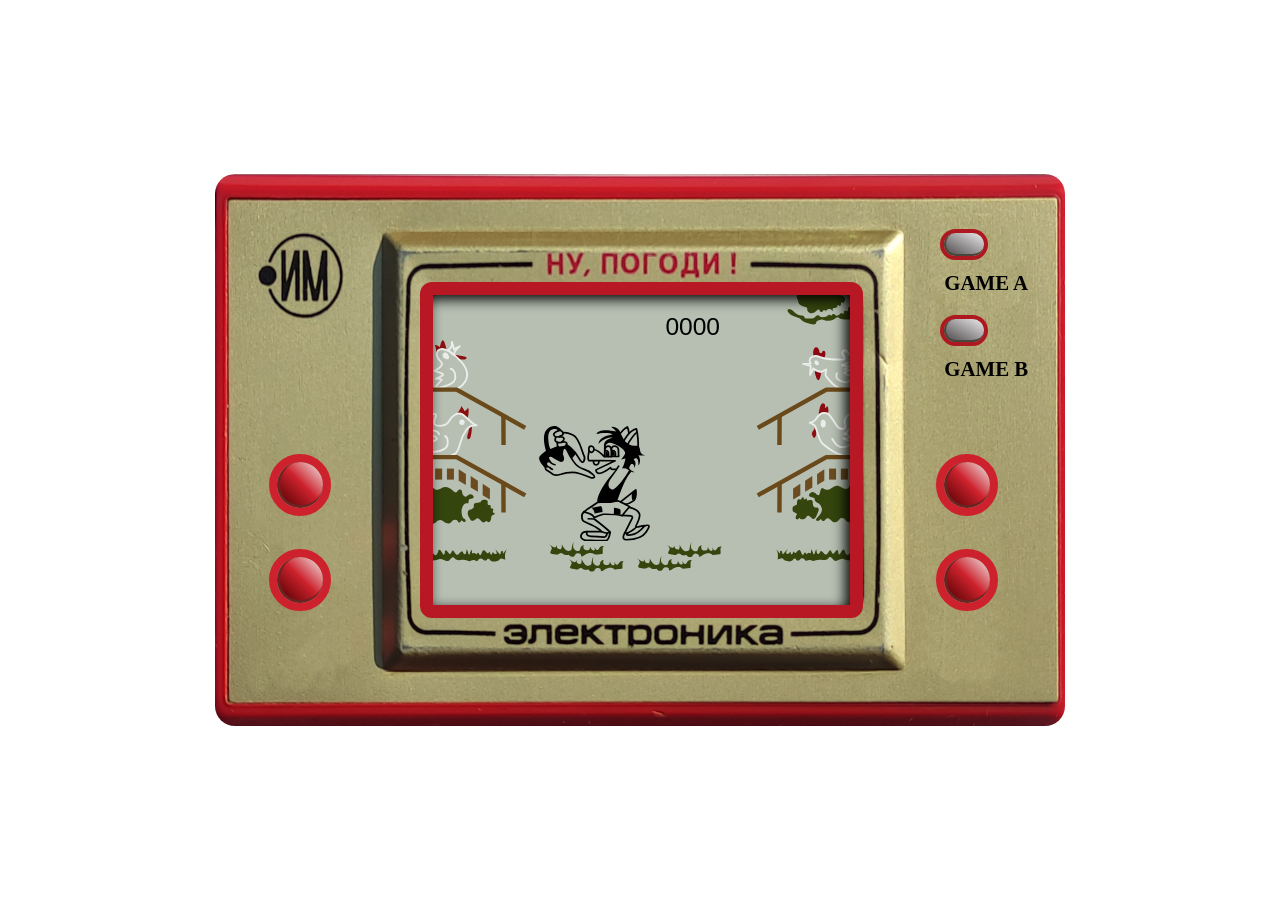
<file: wilk-i-zajac/index.html>
<!DOCTYPE html>
<html lang="eng">
<head>
    <meta charset="UTF-8">
    <meta name="viewport" content="width=device-width, initial-scale=1.0">
    <meta name="description" content="Play an exciting cult game of the Eastern Bloc inspired by the \"Nu pogodi\" tv series. Collect eggs, avoid crashes, and challenge your reflexes. How high can you score?">
    <meta name="author" constent="Hana Maruškevičová"></meta>
    <meta name="screen-orientation" content="landscape">
    <meta name="apple-mobile-web-app-capable" content="yes">
    <meta name="apple-mobile-web-app-status-bar-style" content="black">
    <meta name="apple-mobile-web-app-title" content="HAOS.SID">
    <meta property="og:title" content="HAOS.SID"/>
    <meta property="og:image" content="assets/Screenshot.bmp" />
    <meta property="og:description" content="Play an exciting cult game of the Eastern Bloc inspired by the \"Nu pogodi\" tv series. Collect eggs, avoid crashes, and challenge your reflexes. How high can you score?"/>
    <link rel="apple-touch-icon" href="../favicon.svg">
    <link rel="icon" href="../favicon.svg" type="image/svg+xml">
    <link rel="stylesheet" href="styles.css">
    <link href="https://fonts.cdnfonts.com/css/digital-numbers" rel="stylesheet">
    <script src="app.js" defer></script>
    <title>HAOS.SID</title>
</head>

<body>
    <main class="game-container">
        <div class="start-btns-box">
            <button id="startBtn1" class="start-btn"></button>
            <p class="start-btn-caption">game A</p>
            <button id="startBtn2" class="start-btn"></button>
            <p class="start-btn-caption">game B</p>
        </div>
        <div id="gameBoard">
            <p id="score">0000</p>
            <div id="livesBox"></div>
            <div id="wolf"></div>
        </div>
        <button id="leftTopBtn" class="direction-btn"></button>
        <button id="leftBottomBtn" class="direction-btn"></button>
        <button id="rightTopBtn" class="direction-btn"></button>
        <button id="rightBottomBtn" class="direction-btn"></button>
    </main>

    <div id="modal">
        <p>Please rotate your phone to landscape orientation for the best experience </p>
        <img id="closeModalBtn" src="assets/close.svg" alt="close">
    </div>


</body>
</html>
</file>
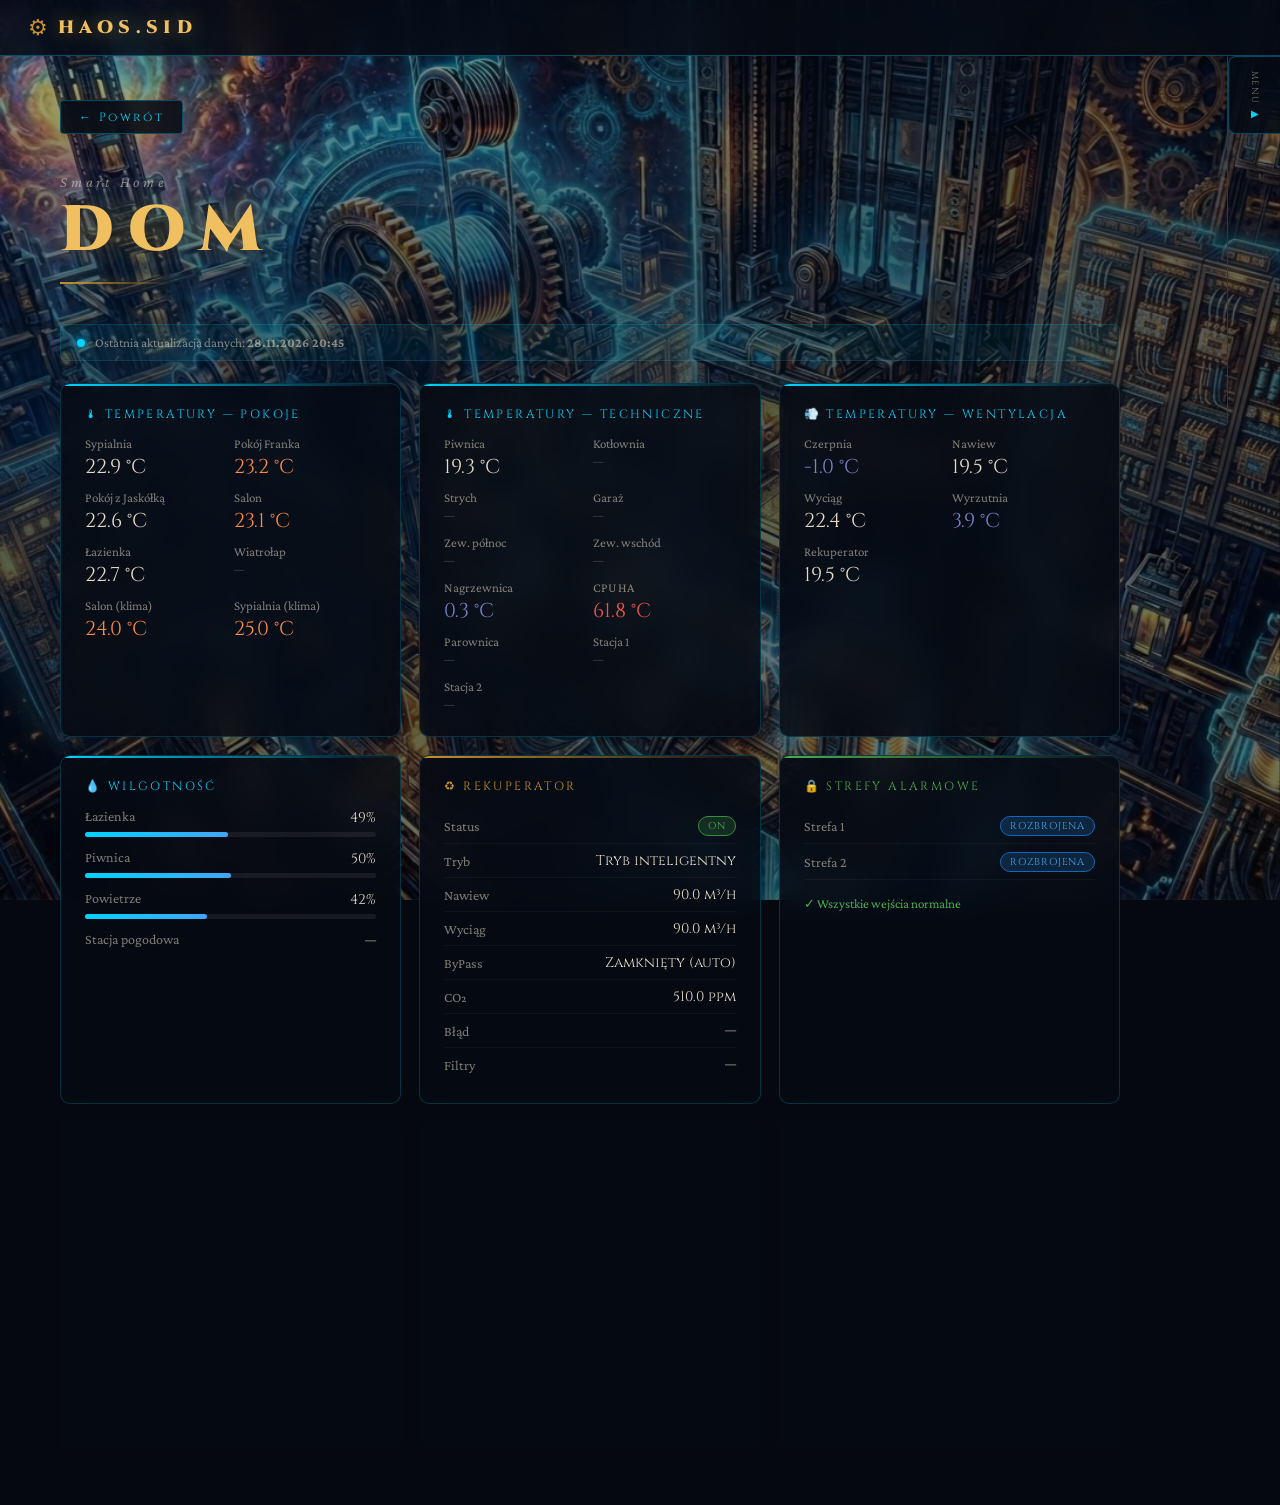
<file: dom.html>
<!DOCTYPE html>
<html lang="pl">
<head>
  <meta charset="UTF-8">
  <meta name="viewport" content="width=device-width, initial-scale=1.0">
  <title>HAOS.SID</title>
  <link rel="icon" href="favicon.svg" type="image/svg+xml">
  <link rel="stylesheet" href="style.css">
  <style>
    .dashboard {
      display: grid;
      grid-template-columns: repeat(auto-fill, minmax(310px, 1fr));
      gap: 18px;
    }

    .card {
      background: rgba(5, 10, 20, 0.84);
      border: 1px solid rgba(0, 212, 255, 0.2);
      border-radius: 10px;
      padding: 22px 24px;
      backdrop-filter: blur(14px);
      position: relative;
      overflow: hidden;
      animation: fadeUp 0.7s ease both;
    }
    .card::before {
      content: '';
      position: absolute;
      top: 0; left: 0; right: 0;
      height: 2px;
      background: linear-gradient(to right, var(--cyan), transparent);
    }
    .card.gold::before  { background: linear-gradient(to right, var(--gold), transparent); }
    .card.green::before { background: linear-gradient(to right, #4caf50, transparent); }
    .card.red::before   { background: linear-gradient(to right, #ef5350, transparent); }

    .card-title {
      font-family: 'Cinzel', serif;
      font-size: 12px;
      letter-spacing: 0.2em;
      color: var(--cyan);
      margin-bottom: 14px;
      display: flex;
      align-items: center;
      gap: 8px;
    }
    .card.gold  .card-title { color: var(--gold); }
    .card.green .card-title { color: #4caf50; }
    .card.red   .card-title { color: #ef5350; }

    /* Temperatura grid */
    .temp-grid {
      display: grid;
      grid-template-columns: 1fr 1fr;
      gap: 10px 6px;
    }
    .temp-item { display: flex; flex-direction: column; gap: 2px; }
    .temp-label { font-size: 13px; color: var(--text-dim); }
    .temp-value {
      font-family: 'Cinzel', serif;
      font-size: 20px;
      color: var(--text-main);
    }
    .warm { color: #ff8c42; }
    .hot  { color: #ef5350; }
    .cool { color: #42a5f5; }
    .cold { color: #7986cb; }
    .na   { color: #555; font-size: 13px; }

    /* Wiersze stat */
    .stat-row {
      display: flex;
      justify-content: space-between;
      align-items: center;
      padding: 7px 0;
      border-bottom: 1px solid rgba(255,255,255,0.04);
      font-size: 13px;
      gap: 8px;
    }
    .stat-row:last-child { border-bottom: none; }
    .stat-label { color: var(--text-dim); flex-shrink: 0; font-size: 14px; }
    .stat-value { font-family: 'Cinzel', serif; font-size: 14px; color: var(--text-main); text-align: right; }

    /* Odznaki */
    .badge {
      display: inline-block;
      padding: 2px 9px;
      border-radius: 20px;
      font-size: 10px;
      font-family: 'Cinzel', serif;
      letter-spacing: 0.08em;
      white-space: nowrap;
    }
    .b-on      { background: rgba(76,175,80,.18);  color: #4caf50; border: 1px solid #388e3c; }
    .b-off     { background: rgba(97,97,97,.18);   color: #757575; border: 1px solid #424242; }
    .b-disarm  { background: rgba(33,150,243,.18); color: #42a5f5; border: 1px solid #1565c0; }
    .b-armed   { background: rgba(244,67,54,.18);  color: #ef5350; border: 1px solid #b71c1c; }
    .b-unknown { background: rgba(60,60,60,.18);   color: #555;    border: 1px solid #333; }

    /* Pasek postępu */
    .bar-bg   { height: 5px; background: rgba(255,255,255,0.07); border-radius: 3px; margin-top: 5px; }
    .bar-fill { height: 100%; border-radius: 3px; transition: width 1s ease; }
    .bar-cyan { background: linear-gradient(to right, var(--cyan), #42a5f5); }
    .bar-gold { background: linear-gradient(to right, var(--gold), #ff8c42); }
    .bar-red  { background: linear-gradient(to right, #ef5350, #ff8c42); }

    /* Duża wartość */
    .big-val {
      font-family: 'Cinzel', serif;
      font-size: 30px;
      color: var(--gold-light);
      text-shadow: 0 0 18px rgba(200,146,42,.4);
      line-height: 1;
      margin: 6px 0 3px;
    }
    .big-unit { font-size: 13px; color: var(--text-dim); }

    /* Pasek aktualizacji */
    .update-bar {
      background: rgba(0,212,255,.06);
      border: 1px solid rgba(0,212,255,.15);
      border-radius: 6px;
      padding: 10px 16px;
      margin-bottom: 22px;
      display: flex;
      align-items: center;
      gap: 10px;
      font-size: 13px;
      color: var(--text-dim);
    }
    .upd-dot {
      width: 8px; height: 8px; border-radius: 50%;
      background: var(--cyan); box-shadow: 0 0 8px var(--cyan);
      animation: blink 2s infinite; flex-shrink: 0;
    }
    @keyframes blink { 0%,100%{opacity:1} 50%{opacity:.25} }

    .alarm-ok   { color: #4caf50; font-size: 13px; }
    .alarm-warn { color: #ef5350; font-size: 13px; }

    .loading-msg { color: var(--text-dim); font-style: italic; font-size: 15px; padding: 20px 0; }
  </style>
</head>
<body>

  <div class="bg"></div>
  <div class="overlay"></div>

  <header class="top-bar">
    <div class="logo">
      <span class="logo-glyph">⚙</span>
      <span class="logo-text">HAOS.SID</span>
    </div>
  </header>

  <nav class="side-nav" id="sideNav">
    <div class="nav-toggle" id="navToggle" onclick="toggleNav()">
      <span class="toggle-label">MENU</span>
      <span class="arrow" id="navArrow">▶</span>
    </div>
    <div class="nav-panel" id="navPanel">
      <div class="nav-panel-inner">
        <ul class="nav-list">
          <li><a href="index.html" class="nav-link"><span class="nav-icon" aria-hidden="true">⌂</span><span>Strona główna</span></a></li>
          <li><a href="dom.html" class="nav-link active-link"><span class="nav-icon" aria-hidden="true">▦</span><span>Dom</span></a></li>
          <li><a href="ogrod.html" class="nav-link"><span class="nav-icon" aria-hidden="true">✳</span><span>Ogród</span></a></li>
          <li><a href="praca.html" class="nav-link"><span class="nav-icon" aria-hidden="true">⚒</span><span>Praca</span></a></li>
          <li><a href="ranking.html" class="nav-link"><span class="nav-icon" aria-hidden="true">★</span><span>Ranking</span></a></li>
          <li><a href="gry.html" class="nav-link"><span class="nav-icon" aria-hidden="true">▶</span><span>Gry</span></a></li>
        </ul>
      </div>
    </div>
  </nav>

  <main class="subpage-content" style="max-width:1200px; padding-right: 80px;">
    <a class="back-btn" onclick="history.back()">← Powrót</a>

    <div class="page-header">
      <p class="page-category">Smart Home</p>
      <h1 class="page-title">DOM</h1>
      <div class="page-divider"></div>
    </div>

    <div class="update-bar">
      <div class="upd-dot"></div>
      <span>Ostatnia aktualizacja danych: <strong id="updateTime">ładowanie…</strong></span>
    </div>

    <div id="dashboard" class="dashboard">
      <p class="loading-msg">⏳ Pobieranie danych…</p>
    </div>
  </main>

  <script>
    function toggleNav() {
      document.getElementById('navPanel').classList.toggle('open');
      document.getElementById('navArrow').classList.toggle('rotated');
      document.getElementById('sideNav').classList.toggle('expanded');
    }

    /* ── helpers ─────────────────────────────────────── */
    function tc(v) {
      const n = parseFloat(v);
      if (isNaN(n)) return 'na';
      if (n >= 27) return 'hot';
      if (n >= 23) return 'warm';
      if (n <= 14) return 'cold';
      if (n <= 18) return 'cool';
      return '';
    }

    function fmt(v, unit) {
      const n = parseFloat(v);
      if (isNaN(n) || v === '—' || v === 'unknown' || v === 'unavailable') return '—';
      return n.toFixed(1) + (unit ? ' ' + unit : '');
    }

    function badge(v) {
      const s = (v || '').toLowerCase();
      if (s === 'on')  return `<span class="badge b-on">ON</span>`;
      if (s === 'off') return `<span class="badge b-off">OFF</span>`;
      if (s === 'disarmed') return `<span class="badge b-disarm">ROZBROJENA</span>`;
      if (s.startsWith('armed')) return `<span class="badge b-armed">UZBROJONA</span>`;
      return `<span class="badge b-unknown">${v || '—'}</span>`;
    }

    function tRow(label, val) {
      const cls = tc(val);
      const disp = (val && val !== '—' && val !== 'unknown' && val !== 'unavailable')
        ? parseFloat(val).toFixed(1) + ' °C' : '<span class="na">—</span>';
      return `<div class="temp-item">
        <span class="temp-label">${label}</span>
        <span class="temp-value ${cls}">${disp}</span>
      </div>`;
    }

    function sRow(label, val) {
      return `<div class="stat-row">
        <span class="stat-label">${label}</span>
        <span class="stat-value">${val}</span>
      </div>`;
    }

    function bar(pct, cls) {
      return `<div class="bar-bg"><div class="bar-fill ${cls}" style="width:${Math.min(Math.max(pct,0),100)}%"></div></div>`;
    }

    /* ── render ─────────────────────────────────────── */
    function render(d) {
      const t  = d.temperatury  || {};
      const w  = d.wilgotnosc   || {};
      const e  = d.esphome      || {};
      const a  = d.alarm        || {};
      const r  = d.rekuperator  || {};
      const z  = d.zmiekczacz   || {};
      const wo = d.wyjscia_aktywne  || [];
      const wa = d.wejscia_naruszone || [];

      const alarmStatus = wa.length === 0
        ? `<span class="alarm-ok">✓ Wszystkie wejścia normalne</span>`
        : wa.map(w => `<span class="alarm-warn">⚠ ${w}: NARUSZONY</span>`).join('<br>');

      const wyjsciaInfo = wo.length === 0
        ? '<span style="color:#555;font-size:12px;">Brak aktywnych wyjść</span>'
        : wo.map(w => `<div class="stat-row"><span class="stat-label">${w}</span><span class="badge b-on">ON</span></div>`).join('');

      return `
      <!-- TEMPERATURY POKOJE -->
      <div class="card">
        <div class="card-title">🌡 TEMPERATURY — POKOJE</div>
        <div class="temp-grid">
          ${tRow('Sypialnia', t.sypialnia)}
          ${tRow('Pokój Franka', t.pokoj_franka)}
          ${tRow('Pokój z Jaskółką', t.pokoj_z_jaskolka)}
          ${tRow('Salon', t.salon)}
          ${tRow('Łazienka', t.lazienka)}
          ${tRow('Wiatrołap', t.wiatrolap)}
          ${tRow('Salon (klima)', t.salon_klima)}
          ${tRow('Sypialnia (klima)', t.sypialnia_klima)}
        </div>
      </div>

      <!-- TEMPERATURY TECHNICZNE -->
      <div class="card">
        <div class="card-title">🌡 TEMPERATURY — TECHNICZNE</div>
        <div class="temp-grid">
          ${tRow('Piwnica', t.piwnica)}
          ${tRow('Kotłownia', t.kotlownia)}
          ${tRow('Strych', t.strych)}
          ${tRow('Garaż', t.garaz)}
          ${tRow('Zew. północ', t.zewnetrzna_polnoc)}
          ${tRow('Zew. wschód', t.zewnetrzna_wschod)}
          ${tRow('Nagrzewnica', t.nagrzewnica)}
          ${tRow('CPU HA', t.cpu_ha)}
          ${tRow('Parownica', t.parownica)}
          ${tRow('Stacja 1', t.stacja_1)}
          ${tRow('Stacja 2', t.stacja_2)}
        </div>
      </div>

      <!-- WENTYLACJA TEMPERATURY -->
      <div class="card">
        <div class="card-title">💨 TEMPERATURY — WENTYLACJA</div>
        <div class="temp-grid">
          ${tRow('Czerpnia', t.czerpnia)}
          ${tRow('Nawiew', t.nawiew)}
          ${tRow('Wyciąg', t.wyciag)}
          ${tRow('Wyrzutnia', t.wyrzutnia)}
          ${tRow('Rekuperator', t.rekuperator)}
        </div>
      </div>

      <!-- WILGOTNOŚĆ -->
      <div class="card">
        <div class="card-title">💧 WILGOTNOŚĆ</div>
        ${[
          ['Łazienka', w.lazienka],
          ['Piwnica',  w.piwnica],
          ['Powietrze', w.powietrze],
          ['Stacja pogodowa', w.stacja]
        ].map(([lbl, val]) => {
          const n = parseFloat(val) || 0;
          const valid = !isNaN(parseFloat(val)) && val !== '—';
          const cls = n > 70 ? 'bar-red' : 'bar-cyan';
          return `<div style="margin-bottom:12px">
            <div style="display:flex;justify-content:space-between">
              <span class="stat-label">${lbl}</span>
              <span class="stat-value">${valid ? n+'%' : '—'}</span>
            </div>
            ${valid ? bar(n, cls) : ''}
          </div>`;
        }).join('')}
      </div>

      <!-- REKUPERATOR -->
      <div class="card gold">
        <div class="card-title">♻ REKUPERATOR</div>
        ${sRow('Status', badge(r.status))}
        ${sRow('Tryb', r.tryb || '—')}
        ${sRow('Nawiew', fmt(r.nawiew, 'm³/h'))}
        ${sRow('Wyciąg', fmt(r.wyciag, 'm³/h'))}
        ${sRow('ByPass', r.bypass || '—')}
        ${sRow('CO₂', fmt(r.co2, 'ppm'))}
        ${sRow('Błąd', r.blad || '—')}
        ${sRow('Filtry', r.filtry ? r.filtry + ' dni' : '—')}
      </div>

      <!-- ALARM -->
      <div class="card ${wa.length > 0 ? 'red' : 'green'}">
        <div class="card-title">🔒 STREFY ALARMOWE</div>
        ${sRow('Strefa 1', badge(a.strefa_1))}
        ${sRow('Strefa 2', badge(a.strefa_2))}
        <div style="margin-top:12px; line-height:1.8; font-size:13px">${alarmStatus}</div>
      </div>

      <!-- WYJŚCIA -->
      <div class="card">
        <div class="card-title">⚡ WYJŚCIA AKTYWNE</div>
        ${wyjsciaInfo}
      </div>

      <!-- ESP HOME -->
      <div class="card">
        <div class="card-title">📡 ESP HOME</div>
        ${sRow('Łazienka rost', badge(e.lazienka_rost))}
        ${sRow('Piwnica status', badge(e.piwnica_status))}
        ${sRow('Ciepła woda', badge(e.ciepla_woda))}
        ${sRow('Rekup. przewietrzanie', badge(e.rekup_przewietrzanie))}
        ${sRow('Rekup. wietrzenie', badge(e.rekup_wietrzenie))}
        ${sRow('Ciśnienie', fmt(e.stacja_cisnienie, 'hPa'))}
        ${sRow('WiFi stacja', e.stacja_wifi ? e.stacja_wifi + '%' : '—')}
      </div>

      <!-- ZMIĘKCZACZ -->
      <div class="card gold">
        <div class="card-title">💧 ZMIĘKCZACZ WODY</div>
        <div style="margin-bottom:14px">
          <div class="big-val">${parseFloat(z.poziom_soli)||0}<span class="big-unit"> %</span></div>
          <div class="stat-label" style="margin-bottom:6px">Poziom soli</div>
          ${bar(parseFloat(z.poziom_soli)||0, parseFloat(z.poziom_soli) < 20 ? 'bar-red' : 'bar-gold')}
        </div>
        ${sRow('Dni do końca soli', z.dni_do_konca ? z.dni_do_konca + ' dni' : '—')}
      </div>
      `;
    }

    /* ── fetch ─────────────────────────────────────── */
    async function loadData() {
      try {
        const res = await fetch('dane.json?t=' + Date.now());
        if (!res.ok) throw new Error('HTTP ' + res.status);
        const d = await res.json();
        document.getElementById('updateTime').textContent = d.aktualizacja || '—';
        document.getElementById('dashboard').innerHTML = render(d);
      } catch(err) {
        document.getElementById('dashboard').innerHTML =
          `<p class="loading-msg">⚠ Nie można pobrać danych.<br><small>${err.message}</small></p>`;
      }
    }

    loadData();
    setInterval(loadData, 5 * 60 * 1000); // odśwież co 5 minut
  </script>
</body>
</html>
</file>
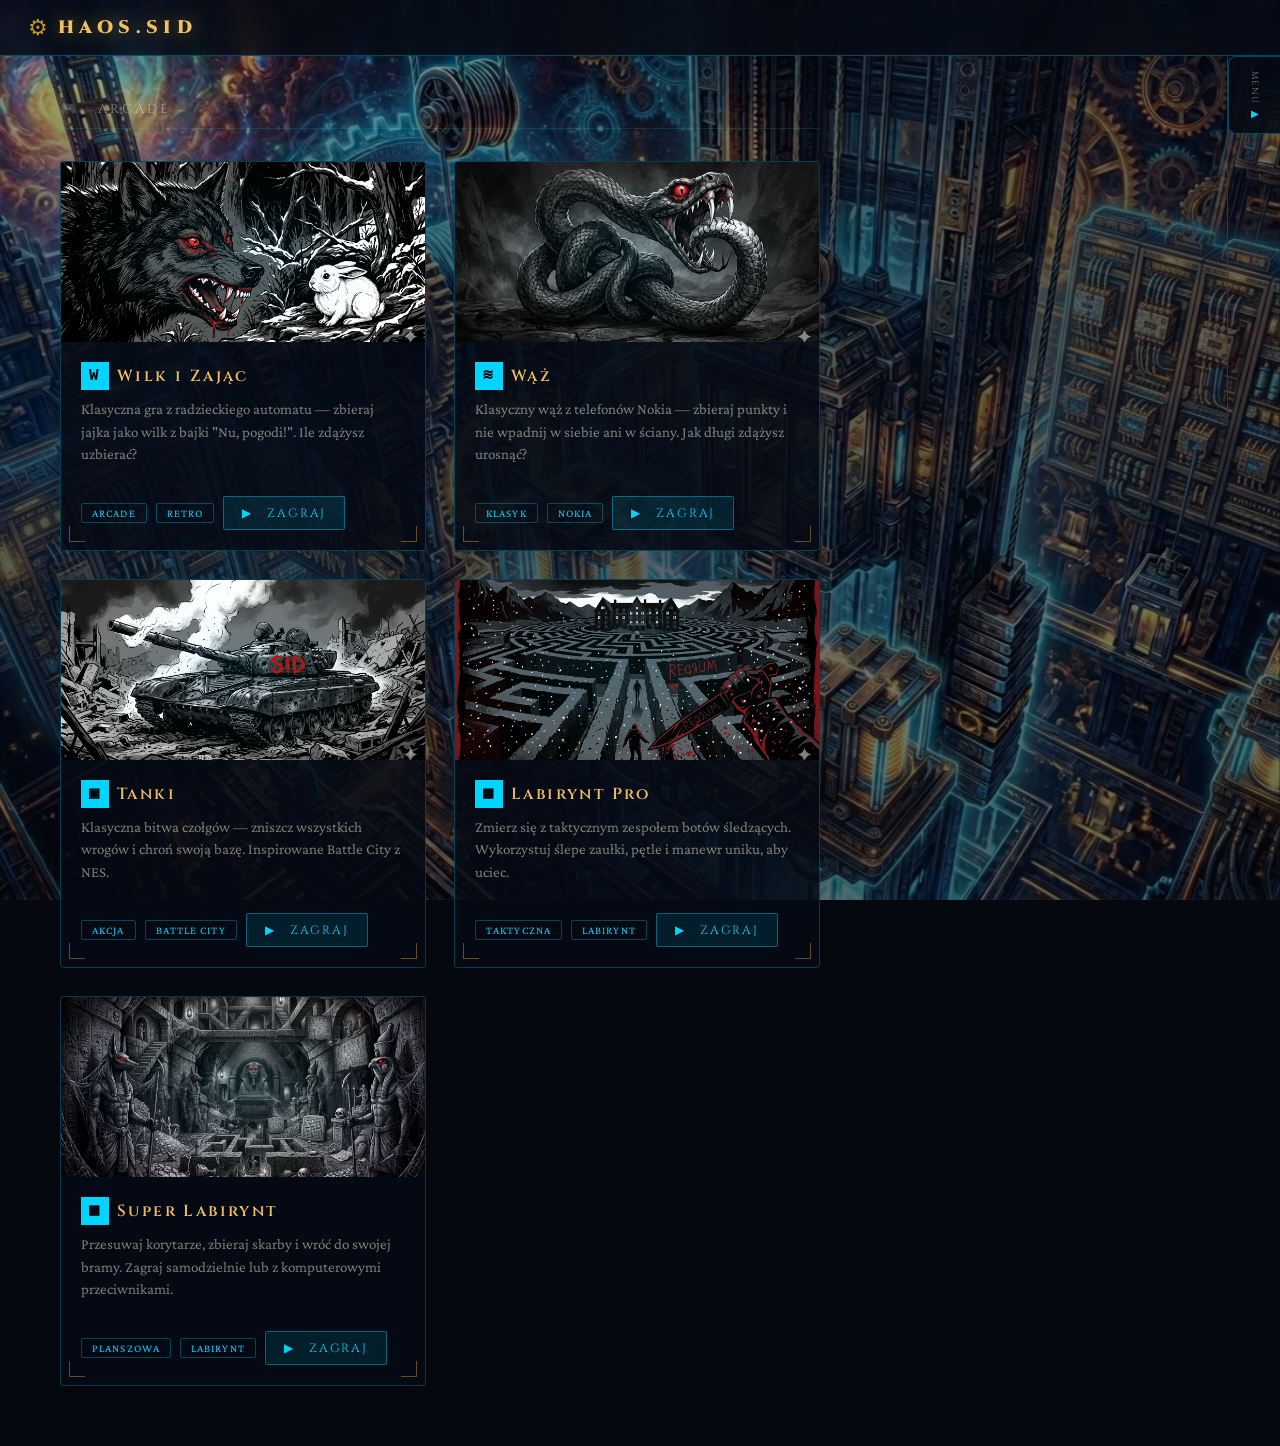
<file: gry.html>
<!DOCTYPE html>
<html lang="pl">
<head>
  <meta charset="UTF-8">
  <meta name="viewport" content="width=device-width, initial-scale=1.0">
  <title>HAOS.SID</title>
  <link rel="icon" href="favicon.svg" type="image/svg+xml">
  <link rel="stylesheet" href="style.css">
  <link href="https://fonts.googleapis.com/css2?family=Cinzel:wght@400;600;900&family=Crimson+Pro:ital,wght@0,300;0,400;1,300&display=swap" rel="stylesheet">
  <style>
    .games-grid {
      display: grid;
      grid-template-columns: repeat(auto-fill, minmax(280px, 1fr));
      gap: 28px;
      margin-top: 32px;
    }

    .game-card {
      position: relative;
      background: rgba(5, 10, 20, 0.85);
      border: 1px solid rgba(0, 212, 255, 0.25);
      border-radius: 4px;
      overflow: hidden;
      transition: border-color 0.3s, box-shadow 0.3s, transform 0.3s;
      text-decoration: none;
      display: block;
    }

    .game-card:hover {
      border-color: var(--cyan);
      box-shadow: 0 0 30px rgba(0, 212, 255, 0.25), inset 0 0 20px rgba(0, 212, 255, 0.05);
      transform: translateY(-4px);
    }

    .game-card::before {
      content: '';
      position: absolute;
      top: 0; left: 0; right: 0;
      height: 2px;
      background: linear-gradient(90deg, transparent, var(--cyan), transparent);
      opacity: 0;
      transition: opacity 0.3s;
    }

    .game-card:hover::before { opacity: 1; }

    .game-preview {
      width: 100%;
      height: 180px;
      background: linear-gradient(135deg, rgba(0,30,50,0.9) 0%, rgba(5,10,20,0.95) 100%);
      display: flex;
      align-items: center;
      justify-content: center;
      font-size: 80px;
      position: relative;
      overflow: hidden;
    }

    .game-preview::after {
      content: '';
      position: absolute;
      inset: 0;
      background: radial-gradient(ellipse at center, rgba(0,212,255,0.08) 0%, transparent 70%);
    }

    .game-info { padding: 20px; }

    .game-title {
      font-family: 'Cinzel', serif;
      font-size: 16px;
      font-weight: 600;
      letter-spacing: 0.15em;
      color: var(--gold-light);
      margin-bottom: 8px;
    }

    .game-desc {
      font-family: 'Crimson Pro', serif;
      font-size: 15px;
      color: var(--text-dim);
      line-height: 1.5;
      margin-bottom: 16px;
    }

    .game-tag {
      display: inline-block;
      padding: 3px 10px;
      border: 1px solid rgba(0, 212, 255, 0.3);
      border-radius: 2px;
      font-size: 11px;
      letter-spacing: 0.1em;
      color: var(--cyan);
      text-transform: uppercase;
      margin-right: 6px;
    }

    .play-btn {
      display: inline-flex;
      align-items: center;
      gap: 8px;
      margin-top: 14px;
      padding: 8px 18px;
      background: rgba(0, 212, 255, 0.1);
      border: 1px solid rgba(0, 212, 255, 0.4);
      color: var(--cyan);
      font-family: 'Cinzel', serif;
      font-size: 12px;
      letter-spacing: 0.15em;
      border-radius: 2px;
      transition: background 0.2s, box-shadow 0.2s;
    }

    .game-card:hover .play-btn {
      background: rgba(0, 212, 255, 0.2);
      box-shadow: 0 0 14px rgba(0, 212, 255, 0.3);
    }

    .section-title {
      font-family: 'Cinzel', serif;
      font-size: 13px;
      letter-spacing: 0.25em;
      color: var(--text-dim);
      text-transform: uppercase;
      border-bottom: 1px solid rgba(0, 212, 255, 0.15);
      padding-bottom: 10px;
      margin-bottom: 4px;
    }

    .corner-deco {
      position: absolute;
      width: 16px;
      height: 16px;
      border-color: var(--gold);
      border-style: solid;
      opacity: 0.5;
    }
    .corner-deco.tl { top: 8px; left: 8px; border-width: 1px 0 0 1px; }
    .corner-deco.tr { top: 8px; right: 8px; border-width: 1px 1px 0 0; }
    .corner-deco.bl { bottom: 8px; left: 8px; border-width: 0 0 1px 1px; }
    .corner-deco.br { bottom: 8px; right: 8px; border-width: 0 1px 1px 0; }

    /* ── GAME FRAME ─────────────────────────────────────── */
    #game-container {
      display: none;
      margin-top: 32px;
      animation: fadeIn 0.3s ease;
      scroll-margin-top: 72px;
    }

    #game-container.active {
      position: fixed;
      inset: 0;
      z-index: 150;
      display: flex;
      flex-direction: column;
      gap: 8px;
      margin: 0;
      padding: 8px;
      background: rgba(3, 8, 16, 0.3);
      animation: fadeIn 0.3s ease;
    }

    @keyframes fadeIn {
      from { opacity: 0; transform: translateY(12px); }
      to   { opacity: 1; transform: translateY(0); }
    }

    .game-frame {
      display: block;
      width: 100%;
      height: 0;
      min-height: 0;
      flex: 1 1 auto;
      border: none;
      border-radius: 4px;
    }

    .game-frame.super-labirynt-frame { height: auto; }

    .game-exit-button {
      align-self: flex-start;
      flex: 0 0 auto;
      padding: 6px 18px;
      border: 1px solid rgba(0, 212, 255, 0.3);
      border-radius: 2px;
      background: rgba(0, 212, 255, 0.1);
      color: #00d4ff;
      font-family: 'Cinzel', serif;
      font-size: 11px;
      letter-spacing: 0.15em;
      cursor: pointer;
    }

    @media (max-width: 640px) {
      #game-container.active { padding: 8px; }
    }
  </style>
</head>
<body>

  <div class="bg"></div>
  <div class="overlay"></div>

  <header class="top-bar">
    <div class="logo">
      <span class="logo-glyph">⚙</span>
      <span class="logo-text">HAOS.SID</span>
    </div>
  </header>

  <nav class="side-nav" id="sideNav">
    <div class="nav-toggle" id="navToggle" onclick="toggleNav()">
      <span class="toggle-label">MENU</span>
      <span class="arrow" id="navArrow">▶</span>
    </div>
    <div class="nav-panel" id="navPanel">
      <div class="nav-panel-inner">
        <ul class="nav-list">
          <li>
            <a href="index.html" class="nav-link">
              <span class="nav-icon" aria-hidden="true">⌂</span>
              <span>Strona główna</span>
              <span class="nav-spark"></span>
            </a>
          </li>
          <li>
            <a href="dom.html" class="nav-link">
              <span class="nav-icon" aria-hidden="true">▦</span>
              <span>Dom</span>
              <span class="nav-spark"></span>
            </a>
          </li>
          <li>
            <a href="ogrod.html" class="nav-link">
              <span class="nav-icon" aria-hidden="true">✳</span>
              <span>Ogród</span>
              <span class="nav-spark"></span>
            </a>
          </li>
          <li>
            <a href="praca.html" class="nav-link">
              <span class="nav-icon" aria-hidden="true">⚒</span>
              <span>Praca</span>
              <span class="nav-spark"></span>
            </a>
          </li>
          <li>
            <a href="ranking.html" class="nav-link">
              <span class="nav-icon" aria-hidden="true">★</span>
              <span>Ranking</span>
              <span class="nav-spark"></span>
            </a>
          </li>
          <li>
            <a href="gry.html" class="nav-link active-link">
              <span class="nav-icon" aria-hidden="true">▶</span>
              <span>Gry</span>
              <span class="nav-spark"></span>
            </a>
          </li>
        </ul>
      </div>
    </div>
  </nav>

  <main class="subpage-content">
    <div class="content-section">
      <p class="section-title">🎮 &nbsp; Arcade</p>

      <div class="games-grid" id="games-grid">

        <div class="game-card" onclick="openGame('wilk-i-zajac/index.html')">
          <div class="corner-deco tl"></div>
          <div class="corner-deco tr"></div>
          <div class="corner-deco bl"></div>
          <div class="corner-deco br"></div>
          <div class="game-preview" style="padding:0;font-size:0"><img src="wilk.png" style="width:100%;height:100%;object-fit:cover;display:block;border-radius:0"></div>
          <div class="game-info">
            <div class="game-title"><span class="rank-game-icon" aria-hidden="true">W</span>Wilk i Zając</div>
            <p class="game-desc">Klasyczna gra z radzieckiego automatu — zbieraj jajka jako wilk z bajki "Nu, pogodi!". Ile zdążysz uzbierać?</p>
            <span class="game-tag">Arcade</span>
            <span class="game-tag">Retro</span>
            <div class="play-btn">▶ &nbsp; ZAGRAJ</div>
          </div>
        </div>

        <div class="game-card" onclick="openGame('snake/index.html')">
          <div class="corner-deco tl"></div>
          <div class="corner-deco tr"></div>
          <div class="corner-deco bl"></div>
          <div class="corner-deco br"></div>
          <div class="game-preview" style="padding:0;font-size:0"><img src="waz.png" style="width:100%;height:100%;object-fit:cover;display:block;border-radius:0"></div>
          <div class="game-info">
            <div class="game-title"><span class="rank-game-icon" aria-hidden="true">≋</span>Wąż</div>
            <p class="game-desc">Klasyczny wąż z telefonów Nokia — zbieraj punkty i nie wpadnij w siebie ani w ściany. Jak długi zdążysz urosnąć?</p>
            <span class="game-tag">Klasyk</span>
            <span class="game-tag">Nokia</span>
            <div class="play-btn">▶ &nbsp; ZAGRAJ</div>
          </div>
        </div>

        <div class="game-card" onclick="openGame('tanki/index.html')">
          <div class="corner-deco tl"></div>
          <div class="corner-deco tr"></div>
          <div class="corner-deco bl"></div>
          <div class="corner-deco br"></div>
          <div class="game-preview" style="padding:0;font-size:0"><img src="czolg.png" style="width:100%;height:100%;object-fit:cover;display:block;border-radius:0"></div>
          <div class="game-info">
            <div class="game-title"><span class="rank-game-icon" aria-hidden="true">▣</span>Tanki</div>
            <p class="game-desc">Klasyczna bitwa czołgów — zniszcz wszystkich wrogów i chroń swoją bazę. Inspirowane Battle City z NES.</p>
            <span class="game-tag">Akcja</span>
            <span class="game-tag">Battle City</span>
            <div class="play-btn">▶ &nbsp; ZAGRAJ</div>
          </div>
        </div>

        <div class="game-card" onclick="openGame('labirynt/index.html')">
          <div class="corner-deco tl"></div>
          <div class="corner-deco tr"></div>
          <div class="corner-deco bl"></div>
          <div class="corner-deco br"></div>
          <div class="game-preview" style="padding:0;font-size:0"><img src="labirynt.png" style="width:100%;height:100%;object-fit:cover;display:block;border-radius:0"></div>
          <div class="game-info">
            <div class="game-title"><span class="rank-game-icon" aria-hidden="true">▦</span>Labirynt Pro</div>
            <p class="game-desc">Zmierz się z taktycznym zespołem botów śledzących. Wykorzystuj ślepe zaułki, pętle i manewr uniku, aby uciec.</p>
            <span class="game-tag">Taktyczna</span>
            <span class="game-tag">Labirynt</span>
            <div class="play-btn">▶ &nbsp; ZAGRAJ</div>
          </div>
        </div>

        <div class="game-card" onclick="openGame('super-labirynt/index.html')">
          <div class="corner-deco tl"></div>
          <div class="corner-deco tr"></div>
          <div class="corner-deco bl"></div>
          <div class="corner-deco br"></div>
          <div class="game-preview" style="padding:0;font-size:0"><img src="tlo-super-labirynt.jpeg" alt="" style="width:100%;height:100%;object-fit:cover;display:block;border-radius:0"></div>
          <div class="game-info">
            <div class="game-title"><span class="rank-game-icon" aria-hidden="true">▦</span>Super Labirynt</div>
            <p class="game-desc">Przesuwaj korytarze, zbieraj skarby i wróć do swojej bramy. Zagraj samodzielnie lub z komputerowymi przeciwnikami.</p>
            <span class="game-tag">Planszowa</span>
            <span class="game-tag">Labirynt</span>
            <div class="play-btn">▶ &nbsp; ZAGRAJ</div>
          </div>
        </div>

      </div>

      <div id="game-container">
        <button class="game-exit-button" onclick="closeGame()">◀ &nbsp; LISTA GIER</button>
        <iframe id="game-frame" class="game-frame" src="" title="Gra" allow="autoplay" allowtransparency="true"></iframe>
      </div>
    </div>
  </main>

  <script>
    function toggleNav() {
      const panel = document.getElementById('navPanel');
      const arrow = document.getElementById('navArrow');
      const nav = document.getElementById('sideNav');
      panel.classList.toggle('open');
      arrow.classList.toggle('rotated');
      nav.classList.toggle('expanded');
    }

    function openGame(src) {
      document.getElementById('games-grid').style.display = 'none';
      const frame = document.getElementById('game-frame');
      frame.classList.toggle('super-labirynt-frame', src === 'super-labirynt/index.html');
      frame.addEventListener('load', function focusGame() {
        frame.removeEventListener('load', focusGame);
        frame.focus();
        frame.contentWindow.focus();
      });
      frame.src = src;
      document.getElementById('game-container').classList.add('active');
      document.getElementById('game-container').scrollIntoView({ behavior: 'smooth', block: 'start' });
    }

    function closeGame() {
      document.getElementById('game-frame').src = '';
      document.getElementById('game-container').classList.remove('active');
      document.getElementById('games-grid').style.display = '';
    }

    document.addEventListener('keydown', function(e) {
      if (!document.getElementById('game-container').classList.contains('active')) return;
      if (['ArrowUp', 'ArrowDown', 'ArrowLeft', 'ArrowRight', ' ', 'Escape', 'p', 'P'].includes(e.key)) {
        e.preventDefault();
      }
    });
  </script>
</body>
</html>
</file>
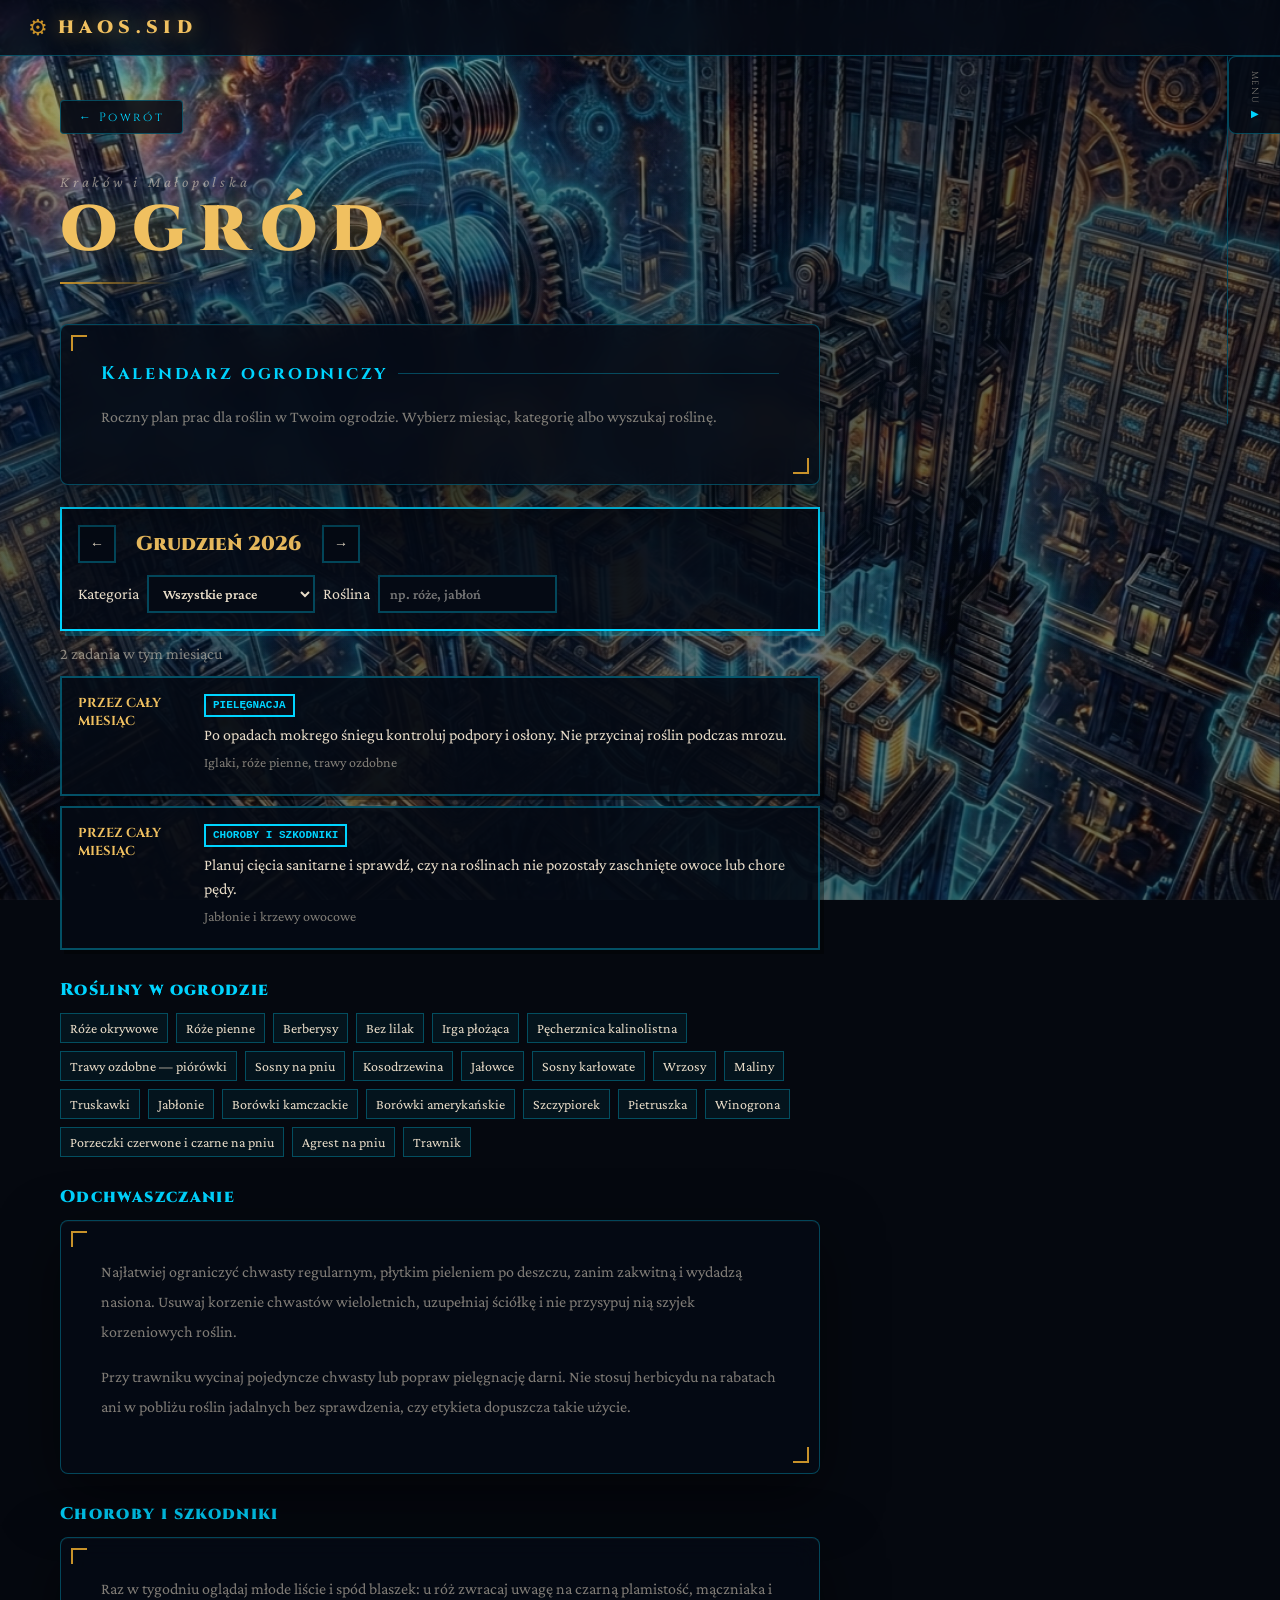
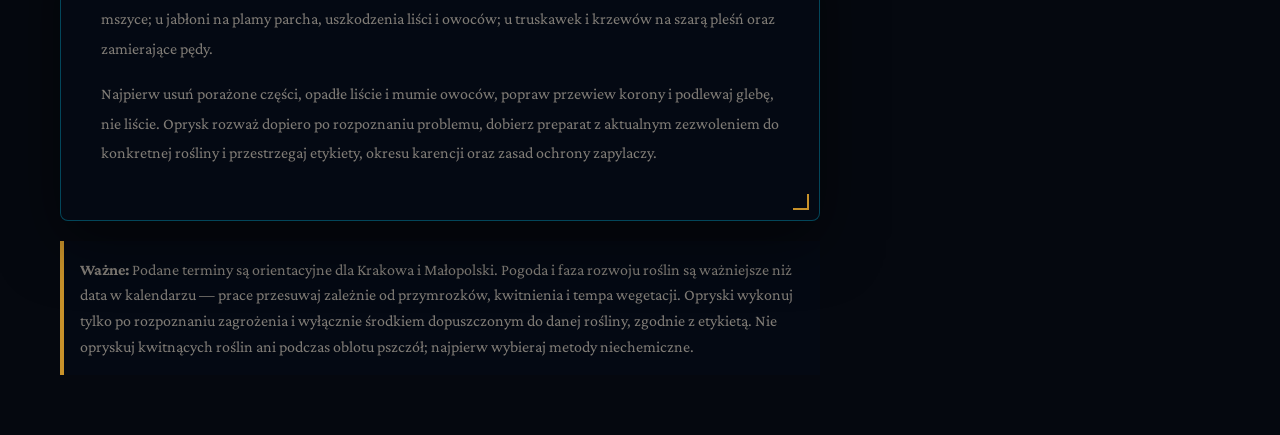
<file: ogrod.html>
<!DOCTYPE html>
<html lang="pl">
<head>
  <meta charset="UTF-8">
  <meta name="viewport" content="width=device-width, initial-scale=1.0">
  <title>HAOS.SID</title>
  <link rel="icon" href="favicon.svg" type="image/svg+xml">
  <link rel="stylesheet" href="style.css">
</head>
<body>

  <div class="bg"></div>
  <div class="overlay"></div>

  <header class="top-bar">
    <div class="logo">
      <span class="logo-glyph">⚙</span>
      <span class="logo-text">HAOS.SID</span>
    </div>
  </header>

  <nav class="side-nav" id="sideNav">
    <div class="nav-toggle" id="navToggle" onclick="toggleNav()">
      <span class="toggle-label">MENU</span>
      <span class="arrow" id="navArrow">▶</span>
    </div>
    <div class="nav-panel" id="navPanel">
      <div class="nav-panel-inner">
        <ul class="nav-list">
          <li><a href="index.html" class="nav-link"><span class="nav-icon" aria-hidden="true">⌂</span><span>Strona główna</span></a></li>
          <li><a href="dom.html" class="nav-link"><span class="nav-icon" aria-hidden="true">▦</span><span>Dom</span></a></li>
          <li><a href="ogrod.html" class="nav-link active-link"><span class="nav-icon" aria-hidden="true">✳</span><span>Ogród</span></a></li>
          <li><a href="praca.html" class="nav-link"><span class="nav-icon" aria-hidden="true">⚒</span><span>Praca</span></a></li>
          <li><a href="ranking.html" class="nav-link"><span class="nav-icon" aria-hidden="true">★</span><span>Ranking</span></a></li>
          <li><a href="gry.html" class="nav-link"><span class="nav-icon" aria-hidden="true">▶</span><span>Gry</span></a></li>
        </ul>
      </div>
    </div>
  </nav>

  <main class="subpage-content">
    <a class="back-btn" onclick="history.back()">← Powrót</a>

    <div class="page-header">
      <p class="page-category">Kraków i Małopolska</p>
      <h1 class="page-title">OGRÓD</h1>
      <div class="page-divider"></div>
    </div>

    <section class="garden-calendar" aria-labelledby="calendarHeading">
      <div class="garden-intro content-panel">
        <h2 id="calendarHeading">Kalendarz ogrodniczy</h2>
        <p>Roczny plan prac dla roślin w Twoim ogrodzie. Wybierz miesiąc, kategorię albo wyszukaj roślinę.</p>
      </div>

      <div class="garden-toolbar">
        <div class="garden-month-controls" aria-label="Wybór miesiąca">
          <button class="garden-control" id="previousMonth" type="button" aria-label="Poprzedni miesiąc">←</button>
          <h2 class="garden-month-title" id="monthTitle" aria-live="polite"></h2>
          <button class="garden-control" id="nextMonth" type="button" aria-label="Następny miesiąc">→</button>
        </div>
        <div class="garden-filters">
          <label for="taskCategory">Kategoria</label>
          <select class="garden-select" id="taskCategory">
            <option value="all">Wszystkie prace</option>
            <option value="Nawożenie">Nawożenie</option>
            <option value="Pielęgnacja">Pielęgnacja</option>
            <option value="Przycinanie">Przycinanie</option>
            <option value="Opryski i monitoring">Opryski i monitoring</option>
            <option value="Zbiory">Zbiory</option>
            <option value="Odchwaszczanie">Odchwaszczanie</option>
            <option value="Choroby i szkodniki">Choroby i szkodniki</option>
          </select>
          <label for="plantSearch">Roślina</label>
          <input class="garden-search" id="plantSearch" type="search" placeholder="np. róże, jabłoń">
        </div>
      </div>

      <p class="garden-task-count" id="taskCount" aria-live="polite"></p>
      <div class="garden-task-list" id="taskList"></div>

      <div class="garden-section">
        <h2>Rośliny w ogrodzie</h2>
        <ul class="garden-plants">
          <li>Róże okrywowe</li><li>Róże pienne</li><li>Berberysy</li><li>Bez lilak</li>
          <li>Irga płożąca</li><li>Pęcherznica kalinolistna</li><li>Trawy ozdobne — piórówki</li>
          <li>Sosny na pniu</li><li>Kosodrzewina</li><li>Jałowce</li><li>Sosny karłowate</li>
          <li>Wrzosy</li><li>Maliny</li><li>Truskawki</li><li>Jabłonie</li>
          <li>Borówki kamczackie</li><li>Borówki amerykańskie</li><li>Szczypiorek</li>
          <li>Pietruszka</li><li>Winogrona</li><li>Porzeczki czerwone i czarne na pniu</li>
          <li>Agrest na pniu</li><li>Trawnik</li>
        </ul>
      </div>

      <div class="garden-section">
        <h2>Odchwaszczanie</h2>
        <div class="content-panel">
          <p>Najłatwiej ograniczyć chwasty regularnym, płytkim pieleniem po deszczu, zanim zakwitną i wydadzą nasiona. Usuwaj korzenie chwastów wieloletnich, uzupełniaj ściółkę i nie przysypuj nią szyjek korzeniowych roślin.</p>
          <p>Przy trawniku wycinaj pojedyncze chwasty lub popraw pielęgnację darni. Nie stosuj herbicydu na rabatach ani w pobliżu roślin jadalnych bez sprawdzenia, czy etykieta dopuszcza takie użycie.</p>
        </div>
      </div>

      <div class="garden-section">
        <h2>Choroby i szkodniki</h2>
        <div class="content-panel">
          <p>Raz w tygodniu oglądaj młode liście i spód blaszek: u róż zwracaj uwagę na czarną plamistość, mączniaka i mszyce; u jabłoni na plamy parcha, uszkodzenia liści i owoców; u truskawek i krzewów na szarą pleśń oraz zamierające pędy.</p>
          <p>Najpierw usuń porażone części, opadłe liście i mumie owoców, popraw przewiew korony i podlewaj glebę, nie liście. Oprysk rozważ dopiero po rozpoznaniu problemu, dobierz preparat z aktualnym zezwoleniem do konkretnej rośliny i przestrzegaj etykiety, okresu karencji oraz zasad ochrony zapylaczy.</p>
        </div>
      </div>

      <aside class="garden-guidance">
        <strong>Ważne:</strong> Podane terminy są orientacyjne dla Krakowa i Małopolski. Pogoda i faza rozwoju roślin są ważniejsze niż data w kalendarzu — prace przesuwaj zależnie od przymrozków, kwitnienia i tempa wegetacji. Opryski wykonuj tylko po rozpoznaniu zagrożenia i wyłącznie środkiem dopuszczonym do danej rośliny, zgodnie z etykietą. Nie opryskuj kwitnących roślin ani podczas oblotu pszczół; najpierw wybieraj metody niechemiczne.
      </aside>
    </section>
  </main>

  <script>
    function toggleNav() {
      const panel = document.getElementById('navPanel');
      const arrow = document.getElementById('navArrow');
      const nav = document.getElementById('sideNav');
      panel.classList.toggle('open');
      arrow.classList.toggle('rotated');
      nav.classList.toggle('expanded');
    }

    const monthlyTasks = [
      [
        { period: 'Przez cały miesiąc', category: 'Pielęgnacja', plants: 'Róże pienne, iglaki, trawy ozdobne', task: 'Po mokrym śniegu delikatnie strząśnij jego nadmiar z koron i sprawdź osłony róż piennych. Nie uderzaj w zamarznięte pędy.' },
        { period: 'Przez cały miesiąc', category: 'Choroby i szkodniki', plants: 'Jabłonie, róże, porzeczki, agrest', task: 'Przeglądaj przechowywane owoce i widoczne na krzewach zaschnięte lub chore pędy. Usuwaj źródła infekcji, gdy warunki pozwalają pracować.' }
      ],
      [
        { period: 'Koniec miesiąca', category: 'Przycinanie', plants: 'Jabłonie, porzeczki, agrest', task: 'W bezmroźny dzień rozpocznij cięcie sanitarne i prześwietlające, jeśli pąki są jeszcze w spoczynku. Nie tnij podczas silnego mrozu.' },
        { period: 'Koniec miesiąca', category: 'Przycinanie', plants: 'Winogrona', task: 'Zakończ zimowe cięcie winorośli przed ruszeniem soków; późne cięcie może powodować silne „płakanie” łozy.' },
        { period: 'Przez cały miesiąc', category: 'Odchwaszczanie', plants: 'Rabaty i obrzeża', task: 'W dni bez mrozu usuwaj zimujące chwasty i resztki roślinne, zanim wydadzą nasiona.' }
      ],
      [
        { period: 'Początek miesiąca', category: 'Przycinanie', plants: 'Jabłonie, porzeczki, agrest', task: 'Dokończ cięcie drzew i krzewów w suchy, łagodny dzień. Usuń pędy martwe, chore, krzyżujące się i nadmiernie zagęszczające koronę.' },
        { period: 'Przed ruszeniem pąków', category: 'Opryski i monitoring', plants: 'Jabłonie', task: 'To możliwe okno na zabieg zapobiegawczy przeciw parchowi tylko wtedy, gdy jest potrzebny, warunki są odpowiednie, a etykieta dopuszcza zastosowanie na jabłoni w tej fazie.' },
        { period: 'Przed nowymi przyrostami', category: 'Przycinanie', plants: 'Trawy ozdobne — piórówki', task: 'Przytnij zeszłoroczne liście nisko, zanim pojawią się nowe źdźbła. Nie uszkadzaj młodych przyrostów.' },
        { period: 'Gdy gleba rozmarznie', category: 'Pielęgnacja', plants: 'Szczypiorek, pietruszka', task: 'Oczyść kępę szczypiorku i wysiej pietruszkę w miejscu z żyzną, przepuszczalną glebą. Podlewaj delikatnie do wschodów.' },
        { period: 'Gdy rusza wegetacja', category: 'Odchwaszczanie', plants: 'Rabaty, krzewy owocowe, trawnik', task: 'Wyrywaj chwasty po deszczu i uzupełnij ściółkę na rabatach, zostawiając wolną przestrzeń przy nasadach pędów.' }
      ],
      [
        { period: 'Gdy pękają pąki', category: 'Przycinanie', plants: 'Róże okrywowe i pienne', task: 'Usuń pędy przemarznięte i chore; róże przytnij właściwie dla grupy i siły wzrostu. Róż piennych nie tnij poniżej miejsca szczepienia.' },
        { period: 'Początek wzrostu', category: 'Nawożenie', plants: 'Jabłonie, maliny, porzeczki, agrest, winogrona', task: 'Rozłóż dojrzały kompost lub zastosuj nawóz przeznaczony dla danej grupy roślin, zgodnie z dawką na opakowaniu. Nie nawoź zamarzniętej ani podmokłej gleby.' },
        { period: 'Początek wzrostu', category: 'Nawożenie', plants: 'Borówki amerykańskie i kamczackie, wrzosy', task: 'Zastosuj nawóz do roślin kwaśnolubnych według etykiety. Sprawdź wilgotność i odczyn podłoża zamiast dokładać nawóz „na zapas”.' },
        { period: 'Po ruszeniu trawy', category: 'Pielęgnacja', plants: 'Trawnik', task: 'Zgrab liście i filc; wertykuluj lub napowietrz tylko wtedy, gdy murawa jest sucha i aktywnie rośnie. Pierwsze koszenie wykonaj wysoko.' },
        { period: 'Od wiosny do jesieni', category: 'Pielęgnacja', plants: 'Szczypiorek, pietruszka', task: 'Zbieraj zewnętrzne liście szczypiorku i natkę pietruszki w miarę potrzeb. Nie ścinaj całej kępy naraz i podlewaj podczas suszy.' },
        { period: 'Przed kwitnieniem', category: 'Choroby i szkodniki', plants: 'Jabłonie, róże, porzeczki i agrest', task: 'Oglądaj pąki i młode liście w poszukiwaniu objawów chorób, mszyc i innych szkodników. Usuwaj porażone części i notuj nasilenie.' }
      ],
      [
        { period: 'Początek miesiąca', category: 'Nawożenie', plants: 'Róże okrywowe i pienne', task: 'Po cięciu i rozpoczęciu wzrostu zasil róże nawozem do róż, zgodnie z zaleceniem producenta. Nie przekraczaj dawki.' },
        { period: 'Po kwitnieniu', category: 'Przycinanie', plants: 'Bez lilak', task: 'Usuń przekwitłe kwiatostany bez wycinania młodych pędów. Cięcie wykonaj zaraz po kwitnieniu, bo lilak zawiązuje pąki kwiatowe na kolejny rok.' },
        { period: 'Po przyroście wiosennym', category: 'Przycinanie', plants: 'Sosny na pniu, kosodrzewina, sosny karłowate', task: 'Jeśli chcesz zagęścić sosny, skróć ręcznie część świec, zanim igły się rozwiną. Nie tnij starego, bezigielnego drewna.' },
        { period: 'Przez cały miesiąc', category: 'Pielęgnacja', plants: 'Truskawki, borówki, maliny', task: 'Ściółkuj i podlewaj w czasie suszy; przy truskawkach podłóż czystą słomę pod zawiązki. Nie zalewaj korzeni borówki.' },
        { period: 'Przed i w czasie kwitnienia', category: 'Opryski i monitoring', plants: 'Jabłonie, róże, krzewy owocowe', task: 'Monitoruj objawy parcha, mączniaka, mszyc i szkodników. W czasie kwitnienia zrezygnuj z oprysków niebezpiecznych dla zapylaczy; zabieg rozważaj wyłącznie po diagnozie i zgodnie z etykietą.' },
        { period: 'Po deszczu', category: 'Odchwaszczanie', plants: 'Rabaty, warzywnik, trawnik', task: 'Płytko spulchniaj glebę i usuwaj chwasty przed kwitnieniem. Przy trawniku wycinaj pojedyncze chwasty ręcznie.' }
      ],
      [
        { period: 'Po kwitnieniu', category: 'Przycinanie', plants: 'Berberysy, irga płożąca, pęcherznica', task: 'Wykonaj lekkie cięcie formujące lub sanitarne po kwitnieniu. Nie skracaj mocno wszystkich pędów, jeśli zależy Ci na kwiatach i owocach.' },
        { period: 'Początek miesiąca', category: 'Nawożenie', plants: 'Trawnik', task: 'Jeśli murawa słabo rośnie, zastosuj nawóz letni zgodnie z etykietą i podlej po nawożeniu. Nie nawoź podczas upału ani suszy.' },
        { period: 'W czasie dojrzewania', category: 'Zbiory', plants: 'Truskawki, borówki kamczackie i amerykańskie, agrest', task: 'Zbieraj dojrzałe owoce regularnie. Usuwaj owoce nadgniłe, by ograniczyć rozprzestrzenianie się szarej pleśni.' },
        { period: 'Od wiosny do jesieni', category: 'Pielęgnacja', plants: 'Szczypiorek, pietruszka', task: 'Zbieraj zewnętrzne liście szczypiorku i natkę pietruszki w miarę potrzeb. Nie ścinaj całej kępy naraz i podlewaj podczas suszy.' },
        { period: 'Przez cały miesiąc', category: 'Choroby i szkodniki', plants: 'Róże, jabłonie, truskawki, porzeczki', task: 'Sprawdzaj spód liści i młode przyrosty. Przy pierwszych objawach usuń porażone liście, popraw przewiew i podlewaj glebę, nie liście.' },
        { period: 'Po deszczu', category: 'Odchwaszczanie', plants: 'Rabaty i obrzeża', task: 'Usuwaj chwasty przed wydaniem nasion; uzupełnij ściółkę w miejscach, gdzie odsłoniła się ziemia.' }
      ],
      [
        { period: 'W miarę dojrzewania', category: 'Zbiory', plants: 'Maliny, porzeczki czerwone i czarne, agrest, wczesne jabłonie', task: 'Zbieraj owoce etapami i usuwaj z krzewów owoce chore lub uszkodzone.' },
        { period: 'Od wiosny do jesieni', category: 'Pielęgnacja', plants: 'Szczypiorek, pietruszka', task: 'Zbieraj zewnętrzne liście szczypiorku i natkę pietruszki w miarę potrzeb. Nie ścinaj całej kępy naraz i podlewaj podczas suszy.' },
        { period: 'Po zakończeniu owocowania', category: 'Przycinanie', plants: 'Porzeczki czarne i czerwone, agrest', task: 'Usuń przy ziemi najstarsze i najsłabsze pędy, zachowując młode, silne przyrosty. Przy formach piennych tnij ostrożnie, by utrzymać koronę i nie naruszyć miejsca szczepienia.' },
        { period: 'Po zbiorze', category: 'Przycinanie', plants: 'Maliny letnie', task: 'Wytnij przy ziemi pędy, które owocowały. Młode, zdrowe pędy zostaw na przyszły sezon; malin jesiennych nie tnij w ten sam sposób.' },
        { period: 'Po zbiorze', category: 'Pielęgnacja', plants: 'Truskawki', task: 'Usuń chore i zaschnięte liście oraz nadmiar rozłogów. Nie uszkadzaj koron; podlewaj podczas suszy.' },
        { period: 'Przez cały miesiąc', category: 'Opryski i monitoring', plants: 'Jabłonie, maliny, porzeczki, agrest', task: 'Kontynuuj lustrację pod kątem chorób i szkodników. Przy zbiorach przestrzegaj okresu karencji wskazanego na etykiecie każdego dopuszczonego preparatu.' }
      ],
      [
        { period: 'W czasie dojrzewania', category: 'Zbiory', plants: 'Jabłonie, maliny jesienne, winogrona', task: 'Zbieraj dojrzałe owoce i regularnie usuwaj opadłe, uszkodzone jabłka.' },
        { period: 'Po zbiorach truskawek', category: 'Pielęgnacja', plants: 'Truskawki', task: 'Odmłódź zagon tylko wtedy, gdy rośliny tego wymagają; nowe rozłogi ukorzeniaj w przygotowanej, zdrowej glebie.' },
        { period: 'Początek miesiąca', category: 'Nawożenie', plants: 'Trawnik', task: 'Zastosuj nawóz jesienny o obniżonej zawartości azotu, zgodnie z etykietą. Nie stosuj późno nawozu pobudzającego miękki wzrost.' },
        { period: 'Przez cały miesiąc', category: 'Odchwaszczanie', plants: 'Rabaty, żywopłot, trawnik', task: 'Usuń chwasty wieloletnie wraz z korzeniami i nie dopuszczaj do rozsiewania nasion przed jesiennym porządkowaniem.' },
        { period: 'Po zbiorze', category: 'Choroby i szkodniki', plants: 'Jabłonie, róże, truskawki', task: 'Zbieraj opadłe i porażone liście, owoce oraz pędy. Ograniczysz w ten sposób zimowanie części patogenów i szkodników.' }
      ],
      [
        { period: 'Początek miesiąca', category: 'Zbiory', plants: 'Jabłonie, winogrona, maliny jesienne', task: 'Dokończ zbiory późnych odmian zależnie od dojrzałości owoców i prognozy przymrozków.' },
        { period: 'Po zbiorach', category: 'Pielęgnacja', plants: 'Borówki, maliny, porzeczki, agrest', task: 'Uzupełnij ściółkę, usuń chwasty i podlej zimozielone nasadzenia oraz krzewy, jeśli jesień jest sucha.' },
        { period: 'Po pierwszych przymrozkach', category: 'Przycinanie', plants: 'Wrzosy kwitnące latem', task: 'Skróć lekko pędy poniżej przekwitłych kwiatostanów. Wrzosy zimowe przytnij dopiero po przekwitnięciu, wiosną.' },
        { period: 'Przed zimą', category: 'Pielęgnacja', plants: 'Róże pienne, róże okrywowe', task: 'Kopczykuj podstawy róż po ochłodzeniu. Zabezpiecz miejsce szczepienia róż piennych przewiewnym materiałem przed silnymi mrozami.' },
        { period: 'Przed zimą', category: 'Pielęgnacja', plants: 'Sosny na pniu, kosodrzewina, jałowce, sosny karłowate', task: 'Sprawdź stabilność podpór i usuń uszkodzone gałęzie. Nie owijaj szczelnie iglaków; przed zimą podlej je, jeśli jesień była sucha.' },
        { period: 'Przez cały miesiąc', category: 'Odchwaszczanie', plants: 'Rabaty i warzywnik', task: 'Zakończ jesienne odchwaszczanie i usuń resztki roślin chore lub z nasionami; zdrowe resztki można kompostować.' }
      ],
      [
        { period: 'Przed zamarznięciem gleby', category: 'Pielęgnacja', plants: 'Borówki, winogrona, maliny, truskawki', task: 'Podlej głęboko, jeśli jesień była sucha. Uzupełnij ściółkę wokół korzeni, nie zasypując nasad pędów.' },
        { period: 'Przed silnymi mrozami', category: 'Pielęgnacja', plants: 'Róże pienne, róże okrywowe', task: 'Dokończ osłanianie wrażliwych miejsc i sprawdź, czy osłona róż piennych jest stabilna, sucha i przewiewna.' },
        { period: 'Po opadnięciu liści', category: 'Choroby i szkodniki', plants: 'Jabłonie, róże, truskawki', task: 'Zgrab porażone liście i usuń mumie owoców z drzew. Nie zostawiaj chorych resztek na rabatach.' },
        { period: 'Przez cały miesiąc', category: 'Odchwaszczanie', plants: 'Rabaty i obrzeża', task: 'W bezmroźne dni usuń widoczne chwasty i zabezpiecz odkrytą glebę ściółką.' }
      ],
      [
        { period: 'Przez cały miesiąc', category: 'Pielęgnacja', plants: 'Iglaki, róże pienne, trawy ozdobne', task: 'Po opadach mokrego śniegu kontroluj podpory i osłony. Nie przycinaj roślin podczas mrozu.' },
        { period: 'Przez cały miesiąc', category: 'Choroby i szkodniki', plants: 'Jabłonie i krzewy owocowe', task: 'Planuj cięcia sanitarne i sprawdź, czy na roślinach nie pozostały zaschnięte owoce lub chore pędy.' }
      ],
      [
        { period: 'Przez cały miesiąc', category: 'Pielęgnacja', plants: 'Iglaki, róże pienne, trawy ozdobne', task: 'Po opadach mokrego śniegu kontroluj podpory i osłony. Nie przycinaj roślin podczas mrozu.' },
        { period: 'Przez cały miesiąc', category: 'Choroby i szkodniki', plants: 'Jabłonie i krzewy owocowe', task: 'Planuj cięcia sanitarne i sprawdź, czy na roślinach nie pozostały zaschnięte owoce lub chore pędy.' }
      ]
    ];

    const months = new Intl.DateTimeFormat('pl-PL', { month: 'long' });
    let selectedMonth = new Date();
    const monthTitle = document.getElementById('monthTitle');
    const taskCategory = document.getElementById('taskCategory');
    const plantSearch = document.getElementById('plantSearch');
    const taskList = document.getElementById('taskList');
    const taskCount = document.getElementById('taskCount');

    function normalizeSearch(value) {
      return value.trim().toLocaleLowerCase('pl-PL').normalize('NFD').replace(/[\u0300-\u036f]/g, '');
    }

    function renderTasks() {
      const monthIndex = selectedMonth.getMonth();
      monthTitle.textContent = `${months.format(selectedMonth)} ${selectedMonth.getFullYear()}`;
      taskList.replaceChildren();

      const search = normalizeSearch(plantSearch.value);
      const searchRoot = search.length > 4 ? search.slice(0, -1) : search;
      const tasks = (monthlyTasks[monthIndex] || []).filter(item => {
        if (taskCategory.value !== 'all' && item.category !== taskCategory.value) return false;
        if (!search) return true;
        const searchableText = normalizeSearch(`${item.plants} ${item.task}`);
        return searchableText.includes(search) || searchableText.includes(searchRoot);
      });
      taskCount.textContent = tasks.length
        ? `${tasks.length} ${tasks.length === 1 ? 'zadanie' : tasks.length < 5 ? 'zadania' : 'zadań'} w tym miesiącu`
        : 'Brak prac dla wybranych filtrów w tym miesiącu.';

      tasks.forEach(item => {
        const card = document.createElement('article');
        card.className = 'garden-task';
        const period = document.createElement('div');
        period.className = 'garden-task-period';
        period.textContent = item.period;
        const detail = document.createElement('div');
        const category = document.createElement('span');
        category.className = 'garden-task-kind';
        category.textContent = item.category;
        const task = document.createElement('p');
        task.textContent = item.task;
        const plants = document.createElement('p');
        plants.className = 'garden-task-plants';
        plants.textContent = item.plants;
        detail.append(category, task, plants);
        card.append(period, detail);
        taskList.append(card);
      });

      if (!tasks.length) {
        const empty = document.createElement('p');
        empty.className = 'garden-empty';
        empty.textContent = 'Zmień filtry albo wybierz inny miesiąc, aby zobaczyć zaplanowane prace.';
        taskList.append(empty);
      }
    }

    document.getElementById('previousMonth').addEventListener('click', () => {
      selectedMonth = new Date(selectedMonth.getFullYear(), selectedMonth.getMonth() - 1, 1);
      renderTasks();
    });
    document.getElementById('nextMonth').addEventListener('click', () => {
      selectedMonth = new Date(selectedMonth.getFullYear(), selectedMonth.getMonth() + 1, 1);
      renderTasks();
    });
    taskCategory.addEventListener('change', renderTasks);
    plantSearch.addEventListener('input', renderTasks);
    renderTasks();
  </script>
</body>
</html>
</file>
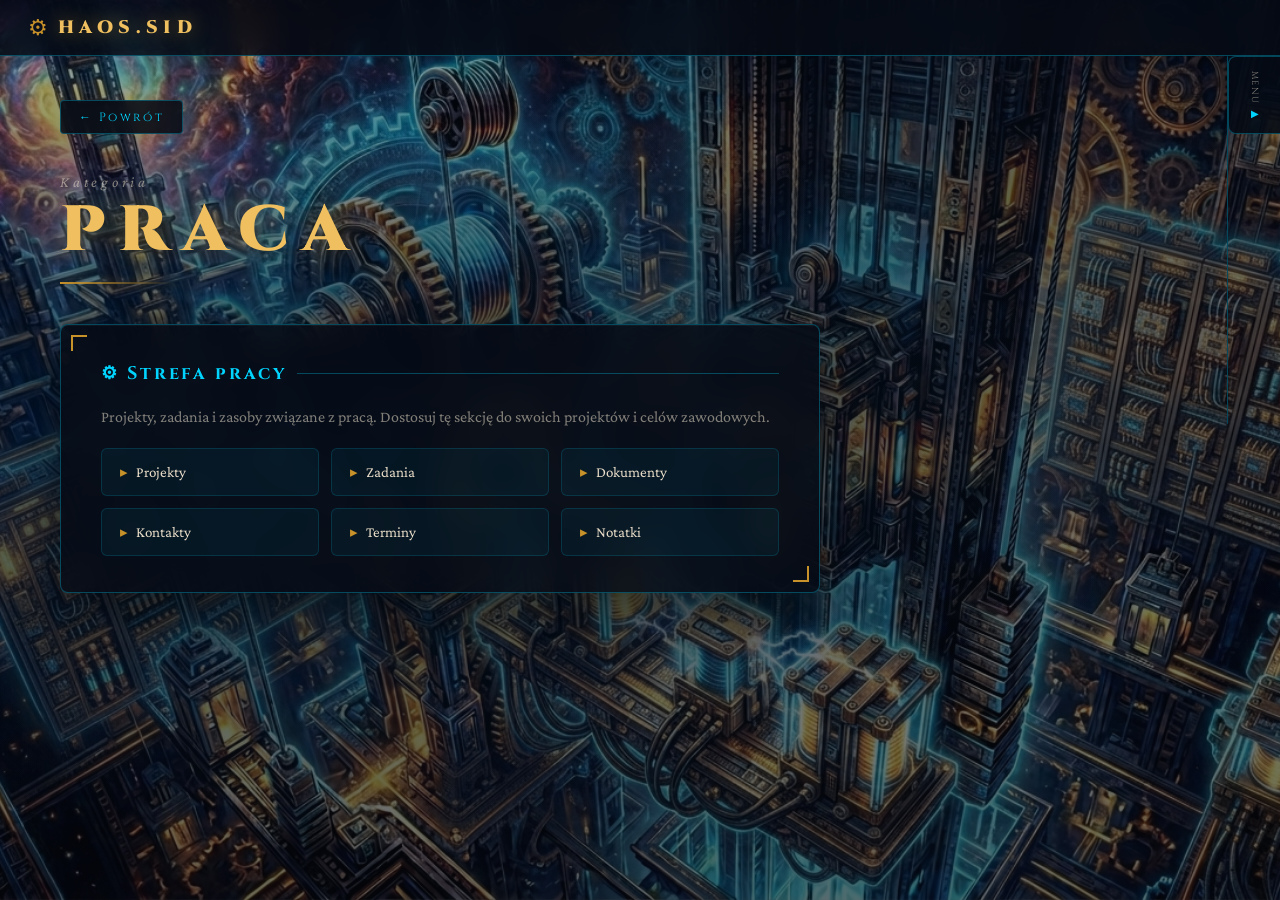
<file: praca.html>
<!DOCTYPE html>
<html lang="pl">
<head>
  <meta charset="UTF-8">
  <meta name="viewport" content="width=device-width, initial-scale=1.0">
  <title>HAOS.SID</title>
  <link rel="icon" href="favicon.svg" type="image/svg+xml">
  <link rel="stylesheet" href="style.css">
</head>
<body>

  <div class="bg"></div>
  <div class="overlay"></div>

  <header class="top-bar">
    <div class="logo">
      <span class="logo-glyph">⚙</span>
      <span class="logo-text">HAOS.SID</span>
    </div>
  </header>

  <nav class="side-nav" id="sideNav">
    <div class="nav-toggle" id="navToggle" onclick="toggleNav()">
      <span class="toggle-label">MENU</span>
      <span class="arrow" id="navArrow">▶</span>
    </div>
    <div class="nav-panel" id="navPanel">
      <div class="nav-panel-inner">
        <ul class="nav-list">
          <li><a href="index.html" class="nav-link"><span class="nav-icon" aria-hidden="true">⌂</span><span>Strona główna</span></a></li>
          <li><a href="dom.html" class="nav-link"><span class="nav-icon" aria-hidden="true">▦</span><span>Dom</span></a></li>
          <li><a href="ogrod.html" class="nav-link"><span class="nav-icon" aria-hidden="true">✳</span><span>Ogród</span></a></li>
          <li><a href="praca.html" class="nav-link active-link"><span class="nav-icon" aria-hidden="true">⚒</span><span>Praca</span></a></li>
          <li><a href="ranking.html" class="nav-link"><span class="nav-icon" aria-hidden="true">★</span><span>Ranking</span></a></li>
          <li><a href="gry.html" class="nav-link"><span class="nav-icon" aria-hidden="true">▶</span><span>Gry</span></a></li>
        </ul>
      </div>
    </div>
  </nav>

  <main class="subpage-content">
    <a class="back-btn" onclick="history.back()">← Powrót</a>

    <div class="page-header">
      <p class="page-category">Kategoria</p>
      <h1 class="page-title">PRACA</h1>
      <div class="page-divider"></div>
    </div>

    <div class="content-panel">
      <h2>⚙ Strefa pracy</h2>
      <p>Projekty, zadania i zasoby związane z pracą. Dostosuj tę sekcję do swoich projektów i celów zawodowych.</p>
      <ul>
        <li>Projekty</li>
        <li>Zadania</li>
        <li>Dokumenty</li>
        <li>Kontakty</li>
        <li>Terminy</li>
        <li>Notatki</li>
      </ul>
    </div>
  </main>

  <script>
    function toggleNav() {
      const panel = document.getElementById('navPanel');
      const arrow = document.getElementById('navArrow');
      const nav = document.getElementById('sideNav');
      panel.classList.toggle('open');
      arrow.classList.toggle('rotated');
      nav.classList.toggle('expanded');
    }
  </script>
</body>
</html>
</file>
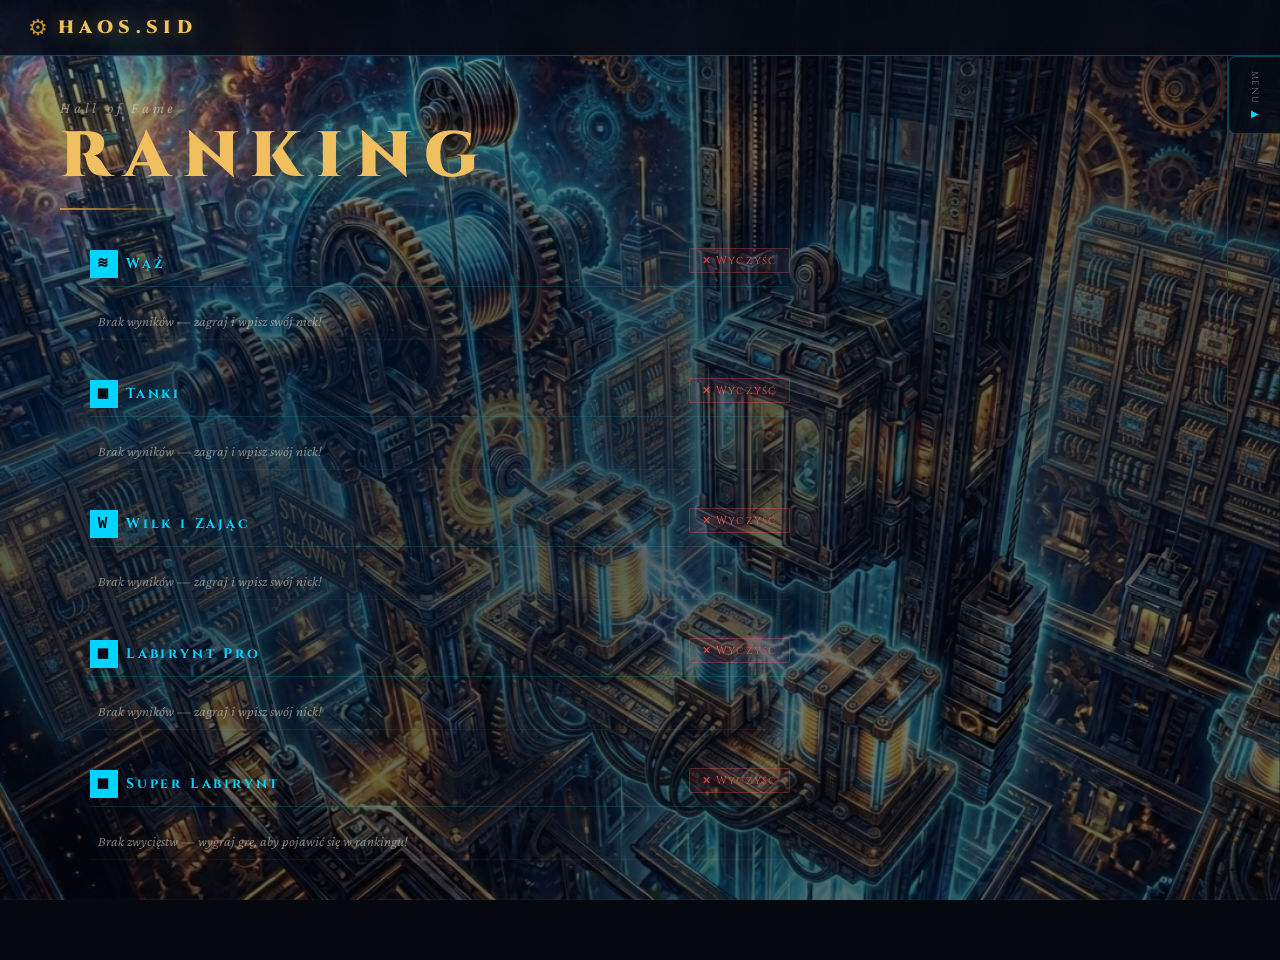
<file: ranking.html>
<!DOCTYPE html>
<html lang="pl">
<head>
  <meta charset="UTF-8">
  <title>HAOS.SID</title>
  <link rel="icon" href="favicon.svg" type="image/svg+xml">
  <link rel="stylesheet" href="style.css">
  <link href="https://fonts.googleapis.com/css2?family=Cinzel:wght@400;600;900&family=Crimson+Pro:ital,wght@0,300;0,400;1,300&display=swap" rel="stylesheet">
  <style>
    .ranking-wrap { max-width: 700px; margin: 0 auto; }
    .game-section { margin-bottom: 40px; }
    .game-section h2 {
      font-family: 'Cinzel', serif;
      font-size: 14px;
      letter-spacing: 0.2em;
      color: var(--cyan);
      border-bottom: 1px solid rgba(0,212,255,0.15);
      padding-bottom: 8px;
      margin-bottom: 16px;
    }
    .rank-table { width: 100%; border-collapse: collapse; }
    .rank-table tr { border-bottom: 1px solid rgba(255,255,255,0.04); }
    .rank-table td { padding: 10px 8px; font-size: 14px; }
    .rank-pos { font-family: 'Cinzel', serif; color: var(--text-dim); width: 40px; }
    .rank-pos.gold   { color: #ffd700; }
    .rank-pos.silver { color: #c0c0c0; }
    .rank-pos.bronze { color: #cd7f32; }
    .rank-nick { color: var(--text-main); font-family: 'Cinzel', serif; letter-spacing: 0.1em; }
    .rank-score { color: var(--gold-light); font-family: 'Cinzel', serif; text-align: right; }
    .rank-date { color: var(--text-dim); font-size: 12px; text-align: right; }
    .empty-msg { color: var(--text-dim); font-style: italic; font-size: 14px; padding: 16px 0; }
    .clear-btn {
      font-family: 'Cinzel', serif;
      font-size: 11px;
      letter-spacing: 0.1em;
      color: #ef5350;
      background: rgba(239,83,80,0.08);
      border: 1px solid rgba(239,83,80,0.3);
      padding: 4px 12px;
      cursor: pointer;
      border-radius: 2px;
      float: right;
      margin-top: -2px;
    }
  </style>
</head>
<body>
  <div class="bg"></div>
  <div class="overlay"></div>

  <header class="top-bar">
    <div class="logo">
      <span class="logo-glyph">⚙</span>
      <span class="logo-text">HAOS.SID</span>
    </div>
  </header>

  <nav class="side-nav" id="sideNav">
    <div class="nav-toggle" id="navToggle" onclick="toggleNav()">
      <span class="toggle-label">MENU</span>
      <span class="arrow" id="navArrow">▶</span>
    </div>
    <div class="nav-panel" id="navPanel">
      <div class="nav-panel-inner">
        <ul class="nav-list">
          <li><a href="index.html" class="nav-link"><span class="nav-icon" aria-hidden="true">⌂</span><span>Strona główna</span></a></li>
          <li><a href="dom.html" class="nav-link"><span class="nav-icon" aria-hidden="true">▦</span><span>Dom</span></a></li>
          <li><a href="ogrod.html" class="nav-link"><span class="nav-icon" aria-hidden="true">✳</span><span>Ogród</span></a></li>
          <li><a href="praca.html" class="nav-link"><span class="nav-icon" aria-hidden="true">⚒</span><span>Praca</span></a></li>
          <li><a href="ranking.html" class="nav-link active-link"><span class="nav-icon" aria-hidden="true">★</span><span>Ranking</span></a></li>
          <li><a href="gry.html" class="nav-link"><span class="nav-icon" aria-hidden="true">▶</span><span>Gry</span></a></li>
        </ul>
      </div>
    </div>
  </nav>

  <main class="subpage-content">
    <div class="page-header">
      <p class="page-category">Hall of Fame</p>
      <h1 class="page-title">RANKING</h1>
      <div class="page-divider"></div>
    </div>

    <div class="ranking-wrap" id="rankingWrap"></div>
  </main>

  <script>
    function toggleNav() {
      document.getElementById('navPanel').classList.toggle('open');
      document.getElementById('navArrow').classList.toggle('rotated');
      document.getElementById('sideNav').classList.toggle('expanded');
    }

    // Tablica gier z dodanym Labiryntem powiązanym kluczem 'labirynt_scores'
    const GAMES = [
      { storageKey: 'snake_scores_v2',  icon: '≋', name: 'Wąż',          unit: 'pkt' },
      { storageKey: 'tanki_scores',     icon: '▣', name: 'Tanki',         unit: 'pkt' },
      { storageKey: 'wilk_scores',      icon: 'W', name: 'Wilk i Zając',  unit: 'pkt' },
      { storageKey: 'labirynt_scores',  icon: '▦', name: 'Labirynt Pro',  unit: 'pkt' },
      {
        storageKey: 'super_labirynt_scores',
        icon: '▦',
        name: 'Super Labirynt',
        unit: 'wygranych',
        emptyMessage: 'Brak zwycięstw — wygraj grę, aby pojawić się w rankingu!'
      }
    ];

    function getScores(storageKey) {
      try { 
        return JSON.parse(localStorage.getItem(storageKey) || '[]'); 
      }
      catch { return []; }
    }

    function clearScores(storageKey) {
      if(confirm('Wyczyścić ranking dla tej gry?')) {
        localStorage.removeItem(storageKey);
        render();
      }
    }

    function render() {
      const wrap = document.getElementById('rankingWrap');
      wrap.innerHTML = '';
      GAMES.forEach(g => {
        const scores = getScores(g.storageKey).sort((a,b) => b.score - a.score).slice(0,10);
        const sec = document.createElement('div');
        sec.className = 'game-section';
        const posClass = ['gold','silver','bronze'];
        const rows = scores.length === 0
          ? `<tr><td colspan="4" class="empty-msg">${g.emptyMessage || 'Brak wyników — zagraj i wpisz swój nick!'}</td></tr>`
          : scores.map((s, i) => `
            <tr>
              <td class="rank-pos ${posClass[i]||''}">${i + 1}.
              </td>
              <td class="rank-nick">${s.nick || 'ANONIM'}</td>
              <td class="rank-score">${s.score} ${g.unit}</td>
              <td class="rank-date">${s.date || ''}</td>
            </tr>`).join('');
        sec.innerHTML = `
          <h2><span class="rank-game-icon" aria-hidden="true">${g.icon}</span>${g.name} <button class="clear-btn" onclick="clearScores('${g.storageKey}')">✕ Wyczyść</button></h2>
          <table class="rank-table">${rows}</table>`;
        wrap.appendChild(sec);
      });
    }

    render();
  </script>
</body>
</html>
</file>
<file: super-labirynt/styles.css>
:root {
  color-scheme: light;
  --ink: #1d3036;
  --muted: #718087;
  --paper: #f3efe5;
  --sand: #e7dcc1;
  --gold: #d3a544;
  --blue: #207b93;
  --deep-blue: #183640;
  --line: rgba(29, 48, 54, 0.12);
  --red: #c65f4e;
  --teal: #3a918a;
  --violet: #7a6aad;
  --yellow: #d2a339;
  font-family: "DM Sans", sans-serif;
  font-synthesis: none;
  text-rendering: optimizeLegibility;
}

* {
  box-sizing: border-box;
}

body {
  margin: 0;
  min-width: 320px;
  background:
    radial-gradient(ellipse at 80% 7%, rgba(212, 190, 143, 0.19), transparent 28rem),
    var(--paper);
  color: var(--ink);
}

button,
select {
  font: inherit;
}

button {
  color: inherit;
}

.page-shell {
  width: min(1260px, calc(100% - 64px));
  margin: 0 auto;
}

.topbar {
  height: 82px;
  display: flex;
  align-items: center;
  justify-content: space-between;
  border-bottom: 1px solid var(--line);
}

.brand {
  display: inline-flex;
  align-items: center;
  gap: 11px;
  color: inherit;
  text-decoration: none;
}

.brand-mark {
  display: grid;
  width: 38px;
  height: 38px;
  place-items: center;
  border: 1px solid rgba(211, 165, 68, 0.6);
  border-radius: 50%;
  color: #ae8023;
  font-size: 23px;
}

.brand-name,
.brand-caption {
  display: block;
}

.brand-name {
  font-size: 13px;
  font-weight: 700;
  letter-spacing: 0.13em;
}

.brand-name b {
  color: #a97a20;
}

.brand-caption {
  margin-top: 3px;
  color: var(--muted);
  font-size: 10px;
  letter-spacing: 0.04em;
}

.top-actions {
  display: flex;
  gap: 9px;
}

.quiet-button {
  border: 1px solid var(--line);
  border-radius: 999px;
  background: transparent;
  padding: 9px 15px;
  font-size: 12px;
  cursor: pointer;
  transition: background 160ms ease, border-color 160ms ease;
}

.quiet-button span {
  color: #aa7b23;
  font-weight: 700;
  margin-right: 4px;
}

.quiet-button:hover {
  border-color: rgba(29, 48, 54, 0.3);
  background: rgba(255, 255, 255, 0.55);
}

.intro {
  position: relative;
  display: flex;
  min-height: 290px;
  align-items: center;
  padding: 32px 0 38px;
  border-bottom: 1px solid var(--line);
}

.intro-copy {
  position: relative;
  z-index: 1;
  max-width: 610px;
}

.eyebrow {
  margin: 0 0 10px;
  color: #9b762d;
  font-size: 10px;
  font-weight: 700;
  letter-spacing: 0.16em;
  text-transform: uppercase;
}

.intro .eyebrow {
  display: flex;
  align-items: center;
  gap: 8px;
}

.intro .eyebrow span {
  width: 6px;
  height: 6px;
  border-radius: 50%;
  background: var(--gold);
  box-shadow: 0 0 0 4px rgba(211, 165, 68, 0.15);
}

h1,
h2,
p {
  margin-top: 0;
}

.intro h1 {
  margin-bottom: 12px;
  font-family: "Playfair Display", Georgia, serif;
  font-size: clamp(40px, 5vw, 58px);
  font-weight: 600;
  letter-spacing: -0.045em;
  line-height: 1.04;
}

.intro h1 em {
  color: #a77b2c;
  font-weight: 600;
}

.intro-text {
  max-width: 390px;
  margin-bottom: 0;
  color: #69777a;
  font-size: 13px;
  line-height: 1.7;
}

.box-art {
  position: absolute;
  top: 27px;
  right: 13%;
  width: 128px;
  height: 206px;
  overflow: hidden;
  border: 5px solid #172b33;
  border-radius: 4px;
  background: #16536a;
  box-shadow: 10px 12px 0 rgba(37, 50, 49, 0.1), 0 14px 30px rgba(35, 38, 33, 0.2);
  transform: rotate(5deg);
}

.box-art img {
  width: 100%;
  height: 100%;
  object-fit: cover;
  object-position: center top;
  filter: saturate(0.9);
}

.box-art-caption {
  position: absolute;
  right: 0;
  bottom: 0;
  left: 0;
  padding: 5px 3px;
  background: rgba(19, 43, 52, 0.83);
  color: #f8edcf;
  font-size: 7px;
  font-weight: 700;
  line-height: 1.5;
  letter-spacing: 0.13em;
  text-align: center;
}

.intro-stats {
  position: absolute;
  right: 0;
  bottom: 30px;
  display: flex;
  align-items: center;
  gap: 18px;
  color: #768285;
  font-size: 10px;
}

.intro-stats b {
  color: var(--ink);
  font-family: "Playfair Display", Georgia, serif;
  font-size: 17px;
}

.intro-stats i {
  width: 3px;
  height: 3px;
  border-radius: 50%;
  background: #c7b889;
}

.game-layout {
  display: grid;
  grid-template-columns: minmax(0, 1fr) 300px;
  gap: clamp(26px, 5vw, 66px);
  padding: 33px 0 54px;
}

.board-column {
  min-width: 0;
}

.board-heading,
.card-heading {
  display: flex;
  align-items: center;
  justify-content: space-between;
}

.board-heading {
  margin-bottom: 19px;
}

.board-heading .eyebrow,
.card-heading .eyebrow {
  margin-bottom: 4px;
}

.board-heading h2,
.card-heading h2,
.modal h2 {
  margin-bottom: 0;
  font-family: "Playfair Display", Georgia, serif;
  font-size: 21px;
  font-weight: 600;
  letter-spacing: -0.025em;
}

.turn-pill {
  display: inline-flex;
  align-items: center;
  gap: 7px;
  max-width: 190px;
  border: 1px solid var(--line);
  border-radius: 100px;
  padding: 7px 11px;
  color: #637277;
  font-size: 10px;
  white-space: nowrap;
}

.turn-dot {
  width: 7px;
  height: 7px;
  flex: 0 0 auto;
  border-radius: 50%;
  background: var(--gold);
}

.board-wrap {
  position: relative;
  width: min(100%, 660px);
  margin: 0 auto;
  padding: 19px;
  border: 1px solid #bdac80;
  border-radius: 8px;
  background:
    linear-gradient(135deg, rgba(255, 255, 255, 0.09), transparent 45%),
    #18333c;
  box-shadow: 0 15px 38px rgba(26, 42, 44, 0.16), inset 0 0 0 5px rgba(242, 222, 174, 0.07);
}

.board-frame {
  --arrow-gap: clamp(16px, 3.2vw, 26px);
  display: grid;
  grid-template-columns: var(--arrow-gap) repeat(7, minmax(0, 1fr)) var(--arrow-gap);
  grid-template-rows: var(--arrow-gap) repeat(7, minmax(0, 1fr)) var(--arrow-gap);
  width: 100%;
  aspect-ratio: 1;
}

.board-grid {
  z-index: 1;
  display: grid;
  grid-column: 2 / 9;
  grid-row: 2 / 9;
  grid-template-columns: repeat(7, minmax(0, 1fr));
  grid-template-rows: repeat(7, minmax(0, 1fr));
  gap: 3px;
  overflow: hidden;
  border: 3px solid #253f45;
  border-radius: 4px;
  background: #253f45;
  box-shadow: 0 0 0 1px rgba(243, 223, 175, 0.44);
}

.tile {
  position: relative;
  display: grid;
  min-width: 0;
  min-height: 0;
  place-items: center;
  overflow: hidden;
  border: 1px solid rgba(63, 52, 35, 0.35);
  border-radius: 2px;
  cursor: zoom-in;
  background:
    radial-gradient(ellipse at 22% 18%, rgba(255, 255, 255, 0.58), transparent 38%),
    repeating-linear-gradient(23deg, rgba(133, 111, 74, 0.025) 0 1px, transparent 1px 5px),
    linear-gradient(145deg, #eee4ca, #d3c19a);
  box-shadow:
    inset 0 1px 2px rgba(255, 255, 255, 0.9),
    inset 0 -3px 5px rgba(91, 76, 48, 0.2),
    0 1px 1px rgba(31, 37, 32, 0.25);
  transition: filter 140ms ease, transform 140ms ease, box-shadow 140ms ease;
}

.tile-art {
  position: absolute;
  inset: 0;
  width: 100%;
  height: 100%;
  pointer-events: none;
}

.tile-icon {
  position: absolute;
  z-index: 1;
  width: 46%;
  height: 46%;
  object-fit: contain;
  filter: drop-shadow(0 1px 2px rgba(30, 38, 35, 0.25));
  transform-origin: center;
  cursor: zoom-in;
  pointer-events: auto;
}

.tile-icon.is-original-tile-symbol {
  width: 46%;
  height: 46%;
}

.tile-icon.is-cut-symbol {
  width: 46%;
  height: 46%;
}

.tile-icon.is-prepared-symbol {
  transform: rotate(var(--symbol-rotation, 0deg));
}

.tile-zoom {
  position: absolute;
  z-index: 2;
  top: 2px;
  right: 3px;
  color: #273f42;
  font-size: clamp(10px, 1.5vw, 15px);
  font-weight: 700;
  line-height: 1;
  opacity: 0;
  pointer-events: none;
  transition: opacity 120ms ease;
}

.tile:hover .tile-zoom,
.tile:focus-visible .tile-zoom {
  opacity: 0.85;
}

.tile.is-fixed::after {
  position: absolute;
  top: 2px;
  left: 3px;
  color: #8e6b2c;
  font-size: clamp(6px, 1vw, 9px);
  font-weight: 700;
  content: "";
  width: 4px;
  height: 4px;
  border: 1px solid rgba(142, 107, 44, 0.7);
  border-radius: 1px;
}

.board-grid.can-move .tile.reachable {
  cursor: pointer;
  box-shadow: inset 0 0 0 2px #e2b54c, 0 0 9px rgba(255, 213, 93, 0.7);
}

.board-grid.can-move .tile.reachable:hover {
  z-index: 2;
  filter: brightness(1.12);
  transform: scale(1.035);
}

.board-grid.can-move .tile.not-reachable {
  filter: saturate(0.7) brightness(0.83);
}

.tile.is-current-player {
  z-index: 2;
  outline: 3px solid #35e2dd;
  outline-offset: -4px;
  box-shadow:
    inset 0 0 0 5px rgba(20, 82, 91, 0.9),
    inset 0 0 0 7px #9bfff2,
    0 0 14px rgba(53, 226, 221, 0.95);
}

.tile.is-current-goal {
  z-index: 1;
  outline: 3px solid #ffdc65;
  outline-offset: -4px;
  box-shadow:
    inset 0 0 0 5px rgba(103, 70, 15, 0.82),
    inset 0 0 0 7px #fff1ab,
    0 0 13px rgba(255, 211, 79, 0.88);
}

.board-grid.can-move .tile.is-current-player,
.board-grid.can-move .tile.is-current-goal {
  filter: none;
}

.board-grid.can-move .tile.is-current-player.reachable {
  outline-color: #67fff2;
}

.board-grid.can-move .tile.is-current-goal.reachable {
  outline-color: #fff0a1;
}

.player-pawns {
  position: absolute;
  z-index: 3;
  right: 4px;
  bottom: 4px;
  display: flex;
  flex-wrap: wrap;
  justify-content: flex-end;
  gap: 2px;
  max-width: 75%;
  pointer-events: none;
}

.pawn {
  display: grid;
  width: clamp(13px, 2.25vw, 19px);
  height: clamp(13px, 2.25vw, 19px);
  place-items: center;
  border: 1px solid rgba(255, 250, 230, 0.95);
  border-radius: 50%;
  color: #fffdf6;
  font-size: clamp(7px, 1vw, 10px);
  font-weight: 700;
  line-height: 1;
  box-shadow: 0 1px 4px rgba(22, 31, 30, 0.55);
}

.insertion-arrows {
  display: contents;
}

.insert-button {
  z-index: 2;
  display: grid;
  align-self: center;
  justify-self: center;
  width: 86%;
  height: 86%;
  place-items: center;
  border: 1px solid #e7c56d;
  border-radius: 6px;
  background: linear-gradient(145deg, #f3d786, #c39132);
  color: #19343a;
  font-size: clamp(16px, 2.4vw, 23px);
  font-weight: 800;
  text-shadow: 0 1px rgba(255, 255, 255, 0.45);
  cursor: pointer;
  box-shadow: 0 2px 5px rgba(8, 21, 23, 0.5), inset 0 1px rgba(255, 255, 255, 0.65);
  transition: color 130ms ease, background 130ms ease, transform 130ms ease, box-shadow 130ms ease;
}

.insert-button:hover:not(:disabled),
.insert-button:focus-visible:not(:disabled) {
  border-radius: 5px;
  outline: none;
  background: linear-gradient(145deg, #ffe9a9, #e0af4a);
  color: #10282e;
  transform: scale(1.1);
  box-shadow: 0 0 0 2px #fff0bf, 0 3px 9px rgba(8, 21, 23, 0.55);
}

.insert-button:disabled {
  border-color: rgba(231, 197, 109, 0.32);
  background: rgba(24, 48, 53, 0.72);
  color: rgba(238, 215, 160, 0.42);
  cursor: not-allowed;
  box-shadow: none;
}

.board-compass {
  position: absolute;
  top: -5px;
  left: 50%;
  color: rgba(236, 219, 180, 0.72);
  font-family: "Playfair Display", Georgia, serif;
  font-size: 8px;
  letter-spacing: 0.1em;
  transform: translateX(-50%);
}

.board-instructions {
  display: flex;
  min-height: 56px;
  align-items: center;
  gap: 12px;
  width: min(100%, 660px);
  margin: 12px auto 0;
  padding: 8px 3px;
}

.instruction-number {
  color: #b48a39;
  font-family: "Playfair Display", Georgia, serif;
  font-size: 22px;
}

.board-instructions p {
  flex: 1;
  margin: 0;
  color: #657478;
  font-size: 11px;
  line-height: 1.5;
}

.instruction-key {
  border: 1px solid rgba(29, 48, 54, 0.12);
  border-radius: 4px;
  padding: 6px 8px;
  color: #8c7b55;
  font-size: 8px;
  font-weight: 700;
  letter-spacing: 0.1em;
  white-space: nowrap;
}

.sidebar {
  display: flex;
  flex-direction: column;
  gap: 13px;
  padding-top: 1px;
}

.side-card {
  border: 1px solid rgba(44, 54, 49, 0.12);
  border-radius: 7px;
  background: rgba(255, 254, 249, 0.62);
  box-shadow: 0 4px 12px rgba(56, 53, 41, 0.035);
}

.current-card,
.spare-card,
.players-card {
  padding: 16px;
}

.card-heading h2 {
  font-size: 17px;
}

.player-token {
  display: grid;
  width: 31px;
  height: 31px;
  place-items: center;
  border: 2px solid rgba(255, 255, 255, 0.85);
  border-radius: 50%;
  background: var(--active-color, var(--red));
  color: white;
  font-size: 12px;
  font-weight: 700;
  box-shadow: 0 0 0 1px rgba(29, 48, 54, 0.12);
}

.target-area {
  display: flex;
  align-items: center;
  gap: 13px;
  margin: 17px 0 14px;
}

.target-art {
  position: relative;
  display: grid;
  width: 72px;
  height: 106px;
  flex: 0 0 auto;
  place-items: center;
  overflow: hidden;
  border: 3px solid #d6c8a8;
  border-radius: 5px;
  background: #287fa8;
  box-shadow: 0 2px 5px rgba(32, 43, 41, 0.22), inset 0 0 0 1px rgba(255, 255, 255, 0.45);
}

.target-art img {
  width: 100%;
  height: 100%;
  object-fit: contain;
  background: #287fa8;
}

.target-art .composite-card-template,
.target-preview-card .composite-card-template {
  position: absolute;
  inset: 0;
  width: 100%;
  height: 100%;
  object-fit: contain;
}

.target-art .composite-card-symbol,
.target-preview-card .composite-card-symbol {
  position: absolute;
  top: 50%;
  left: 50%;
  z-index: 1;
  width: 72%;
  height: 43%;
  object-fit: contain;
  background: transparent;
  transform: translate(-50%, -50%);
  pointer-events: none;
}

.composite-card-symbol[hidden] {
  display: none;
}

.target-copy {
  display: flex;
  min-width: 0;
  flex-direction: column;
  gap: 4px;
}

.target-label {
  color: #8a9694;
  font-size: 9px;
}

.target-copy strong {
  font-family: "Playfair Display", Georgia, serif;
  font-size: clamp(12px, 1.1vw, 16px);
  font-weight: 600;
  overflow-wrap: anywhere;
}

.target-copy > span:last-child {
  color: #82908e;
  font-size: 10px;
}

.progress-track {
  height: 3px;
  overflow: hidden;
  border-radius: 4px;
  background: #e9e4d8;
}

.progress-track span {
  display: block;
  width: 0;
  height: 100%;
  border-radius: inherit;
  background: var(--gold);
  transition: width 240ms ease;
}

.rotate-symbol {
  color: #b39556;
  font-size: 21px;
}

.spare-card .card-heading {
  align-items: flex-start;
}

.spare-card .card-heading h2 {
  font-family: "DM Sans", sans-serif;
  font-size: 11px;
  font-weight: 500;
  letter-spacing: 0;
}

.spare-content {
  display: flex;
  align-items: center;
  gap: 12px;
  margin: 13px 0;
}

.spare-tile {
  width: 68px;
  height: 68px;
  flex: 0 0 auto;
}

.spare-help span,
.spare-help small {
  display: block;
}

.spare-help span {
  margin-bottom: 4px;
  font-family: "Playfair Display", Georgia, serif;
  font-size: 13px;
}

.spare-help small {
  color: #82908e;
  font-size: 9px;
  line-height: 1.5;
}

.rotate-button {
  display: flex;
  width: 100%;
  align-items: center;
  justify-content: center;
  gap: 7px;
  border: 1px solid rgba(37, 64, 68, 0.2);
  border-radius: 4px;
  background: transparent;
  padding: 8px;
  color: #31515a;
  font-size: 10px;
  cursor: pointer;
  transition: background 150ms ease;
}

.rotate-button:hover:not(:disabled) {
  background: rgba(38, 114, 129, 0.08);
}

.rotate-button:disabled {
  opacity: 0.42;
  cursor: not-allowed;
}

.rotate-button span {
  font-size: 16px;
}

.players-heading {
  gap: 6px;
}

.player-count-label {
  margin-left: auto;
  color: #85908e;
  font-size: 9px;
}

.opponent-settings {
  display: grid;
  grid-template-columns: 1fr auto;
  align-items: center;
  gap: 7px 10px;
  margin-top: 12px;
  color: #85908e;
  font-size: 9px;
}

.opponent-settings select {
  min-width: 102px;
  border: 1px solid var(--line);
  border-radius: 4px;
  background: #faf8f1;
  padding: 6px 8px;
  color: var(--ink);
  font-size: 10px;
  cursor: pointer;
}

.opponent-settings select[hidden] {
  display: none;
}

.settings-hint {
  margin: 10px 0 0;
  color: #929a94;
  font-size: 9px;
  line-height: 1.45;
}

.players-heading select {
  border: 1px solid var(--line);
  border-radius: 4px;
  background: #faf8f1;
  padding: 5px 17px 5px 7px;
  color: var(--ink);
  font-size: 10px;
  cursor: pointer;
}

.player-list {
  display: flex;
  flex-direction: column;
  gap: 6px;
  margin: 13px 0 0;
  padding: 0;
  list-style: none;
}

.player-row {
  display: flex;
  align-items: center;
  gap: 8px;
  border-radius: 4px;
  padding: 7px 8px;
  color: #647275;
  font-size: 10px;
  transition: background 150ms ease, color 150ms ease;
}

.player-row.active {
  background: #f2eee2;
  color: var(--ink);
}

.player-row-marker {
  width: 8px;
  height: 8px;
  flex: 0 0 auto;
  border: 1px solid rgba(255, 255, 255, 0.9);
  border-radius: 50%;
  background: var(--player-color);
  box-shadow: 0 0 0 1px rgba(29, 48, 54, 0.18);
}

.player-row-name {
  flex: 1;
  font-weight: 600;
}

.player-row-score {
  color: #8b9692;
  font-size: 9px;
}

.turn-actions {
  display: flex;
  flex-direction: column;
  gap: 8px;
}

.primary-button {
  display: flex;
  width: 100%;
  align-items: center;
  justify-content: center;
  gap: 9px;
  border: 0;
  border-radius: 5px;
  background: var(--deep-blue);
  padding: 12px 13px;
  color: #fff9e9;
  font-size: 11px;
  font-weight: 600;
  cursor: pointer;
  box-shadow: 0 4px 10px rgba(24, 54, 64, 0.15);
  transition: background 160ms ease, transform 160ms ease, opacity 160ms ease;
}

.primary-button:hover:not(:disabled) {
  background: #245260;
  transform: translateY(-1px);
}

.primary-button:disabled {
  opacity: 0.55;
  cursor: not-allowed;
  box-shadow: none;
}

.primary-button > span:first-child {
  color: #e1bf69;
  font-size: 15px;
}

.action-hint {
  margin: 0;
  color: #7e8988;
  font-size: 9px;
  line-height: 1.45;
  text-align: center;
}

.footer {
  display: flex;
  justify-content: space-between;
  gap: 15px;
  border-top: 1px solid var(--line);
  padding: 15px 0 22px;
  color: #929a94;
  font-size: 9px;
  letter-spacing: 0.035em;
}

.footer span:first-child,
.footer span:last-child {
  color: #9d7c3e;
  font-size: 8px;
  font-weight: 700;
  letter-spacing: 0.12em;
}

.modal {
  width: min(480px, calc(100% - 32px));
  border: 1px solid rgba(55, 65, 58, 0.2);
  border-radius: 10px;
  background: #f8f5ec;
  padding: 25px;
  color: var(--ink);
  box-shadow: 0 24px 80px rgba(12, 28, 30, 0.3);
}

.modal::backdrop {
  background: rgba(17, 33, 37, 0.55);
  backdrop-filter: blur(3px);
}

.modal-header {
  display: flex;
  align-items: flex-start;
  justify-content: space-between;
  gap: 15px;
  margin-bottom: 21px;
}

.modal h2 {
  font-size: 25px;
}

.modal-close {
  width: 30px;
  height: 30px;
  border: 1px solid var(--line);
  border-radius: 50%;
  background: transparent;
  color: #657477;
  font-size: 21px;
  line-height: 1;
  cursor: pointer;
}

.rules-list {
  display: flex;
  flex-direction: column;
  gap: 13px;
  margin: 0 0 15px;
  padding-left: 19px;
  color: #687779;
  font-size: 12px;
  line-height: 1.65;
}

.rules-list li::marker {
  color: #b38a3b;
  font-weight: 700;
}

.rules-list b {
  color: var(--ink);
}

.rules-note,
.new-game-modal > p:not(.eyebrow),
.victory-modal > p:not(.eyebrow) {
  margin: 0 0 20px;
  color: #7d8988;
  font-size: 11px;
  line-height: 1.6;
}

.modal-done {
  margin-top: 6px;
}

.victory-modal {
  text-align: center;
}

.victory-sparkle {
  margin: 4px auto 14px;
  color: #c89839;
  font-size: 39px;
}

.victory-modal h2 {
  margin-bottom: 12px;
}

.tile-preview-dialog,
.target-preview-dialog {
  width: min(390px, calc(100% - 32px));
}

.tile-preview-dialog .modal-header,
.target-preview-dialog .modal-header {
  margin-bottom: 12px;
}

.tile-preview-stage,
.target-preview-stage {
  display: grid;
  min-height: 230px;
  place-items: center;
  border: 1px solid rgba(44, 54, 49, 0.12);
  border-radius: 8px;
  background:
    radial-gradient(ellipse, rgba(255, 255, 255, 0.8), transparent 68%),
    #e8e1d1;
}

.target-preview-card {
  position: relative;
  display: grid;
  width: min(220px, 70vw);
  aspect-ratio: 0.66;
  place-items: center;
  overflow: hidden;
  border: 3px solid #d6c8a8;
  border-radius: 8px;
  background: #2f6c8d;
  box-shadow: 0 10px 22px rgba(31, 37, 32, 0.2);
}

.target-preview-card img {
  position: absolute;
  inset: 0;
  width: 100%;
  height: 100%;
  object-fit: cover;
  display: block;
}

.target-preview-card.is-card > img:first-child {
  object-fit: contain;
}

.target-preview-card.is-symbol {
  grid-template-columns: minmax(0, 1fr);
  grid-template-rows: minmax(0, 1fr);
  width: min(230px, 70vw);
  aspect-ratio: 1;
  border: 0;
  background: #efe9d9;
  box-shadow: none;
}

.target-preview-card.is-tile {
  width: min(230px, 70vw);
  aspect-ratio: 1;
  border-color: #d6c8a8;
  background: #e7dcc1;
}

.target-preview-card.is-tile img {
  object-fit: contain;
}

.target-preview-card.is-symbol img {
  position: absolute;
  inset: 0;
  width: 100%;
  height: 100%;
  max-width: 100%;
  max-height: 100%;
  object-fit: contain;
  padding: 12px;
  background: transparent;
}

.tile-preview-tile {
  width: min(210px, 60vw);
  aspect-ratio: 1;
}

.preview-tile {
  border-radius: 7px;
  box-shadow: 0 8px 20px rgba(31, 37, 32, 0.24);
}

.preview-tile .tile-icon {
  width: 74%;
  height: 74%;
  transform: none;
}

.preview-tile .tile-zoom,
.preview-tile .player-pawns {
  display: none;
}

.tile-preview-caption {
  margin: 12px 0;
  color: #74817f;
  font-size: 11px;
  line-height: 1.5;
  text-align: center;
}

[hidden] {
  display: none !important;
}

@media (max-width: 900px) {
  .page-shell {
    width: min(100% - 42px, 740px);
  }

  .game-layout {
    grid-template-columns: minmax(0, 1fr);
    gap: 22px;
  }

  .sidebar {
    display: grid;
    grid-template-columns: repeat(2, minmax(0, 1fr));
    align-items: start;
  }

  .players-card,
  .turn-actions {
    grid-column: 1 / -1;
  }

  .turn-actions {
    max-width: none;
  }

  .box-art {
    right: 8%;
  }

}

@media (max-width: 680px) {
}

@media (max-width: 560px) {
  .page-shell {
    width: calc(100% - 28px);
  }

  .topbar {
    height: 68px;
  }

  .brand-caption {
    font-size: 8px;
  }

  .brand-name {
    font-size: 11px;
  }

  .brand-mark {
    width: 33px;
    height: 33px;
    font-size: 20px;
  }

  .quiet-button {
    padding: 8px 10px;
    font-size: 10px;
  }

  .quiet-button span {
    margin-right: 2px;
  }

  .intro {
    min-height: 249px;
    align-items: flex-start;
    padding-top: 30px;
  }

  .intro h1 {
    font-size: 41px;
  }

  .intro-text {
    max-width: 250px;
    font-size: 11px;
  }

  .box-art {
    top: 33px;
    right: 5px;
    width: 84px;
    height: 136px;
    border-width: 3px;
    opacity: 0.9;
  }

  .box-art-caption {
    font-size: 5px;
  }

  .intro-stats {
    right: auto;
    bottom: 19px;
    left: 0;
    gap: 11px;
  }

  .intro-stats b {
    font-size: 15px;
  }

  .game-layout {
    gap: 18px;
    padding-top: 25px;
  }

  .board-heading {
    align-items: flex-end;
    gap: 8px;
  }

  .board-heading h2 {
    font-size: 19px;
  }

  .turn-pill {
    max-width: 155px;
    padding: 6px 8px;
    font-size: 9px;
  }

  .board-wrap {
    padding: 12px;
  }

  .board-frame {
    --arrow-gap: 16px;
  }

  .board-grid {
    gap: 2px;
    border-width: 2px;
  }

  .tile {
    border-radius: 3px;
  }

  .tile-icon {
    width: 76%;
    height: 76%;
  }

  .instruction-key {
    display: none;
  }

  .sidebar {
    grid-template-columns: minmax(0, 1fr);
  }

  .players-card,
  .turn-actions {
    grid-column: auto;
  }

  .player-list {
    display: grid;
    grid-template-columns: repeat(2, minmax(0, 1fr));
  }

  .footer {
    flex-wrap: wrap;
    font-size: 8px;
  }

  .footer span:nth-child(2) {
    order: 3;
    width: 100%;
  }

}

@media (prefers-reduced-motion: reduce) {
  *,
  *::before,
  *::after {
    scroll-behavior: auto !important;
    transition-duration: 0.01ms !important;
  }
}

.embedded-game {
  --ink: #f4f0e7;
  --muted: #c0cbd0;
  --paper: transparent;
  --line: rgba(223, 235, 241, 0.2);
  height: 100vh;
  overflow: hidden;
  color-scheme: dark;
  background: transparent;
  color: var(--ink);
}

.embedded-game .topbar,
.embedded-game .intro,
.embedded-game .footer {
  display: none;
}

.embedded-game .page-shell {
  width: min(1440px, calc(100% - 36px));
  height: 100%;
  display: flex;
  flex-direction: column;
}

.embedded-game main {
  flex: 1;
  min-height: 0;
}

.embedded-game .game-layout {
  height: 100%;
  min-height: 0;
  grid-template-columns: minmax(0, 1fr) 290px;
  align-items: start;
  gap: clamp(18px, 3vw, 36px);
  padding: 8px 0;
}

.embedded-game .board-wrap {
  width: min(100%, 88vh, 900px);
}

.embedded-game .sidebar {
  display: flex;
  flex-direction: column;
  min-height: 0;
  max-height: 100%;
  overflow-y: auto;
  overscroll-behavior: contain;
}

.embedded-game .topbar,
.embedded-game .intro {
  border-color: var(--line);
}

.embedded-game .brand-mark,
.embedded-game .brand-name b,
.embedded-game .quiet-button span,
.embedded-game .eyebrow,
.embedded-game .intro h1 em {
  color: #edc96f;
}

.embedded-game .brand-caption,
.embedded-game .intro-text,
.embedded-game .intro-stats,
.embedded-game .board-instructions p,
.embedded-game .footer {
  color: #d1dbe0;
}

.embedded-game .intro h1,
.embedded-game .intro-stats b,
.embedded-game .board-heading h2,
.embedded-game .card-heading h2,
.embedded-game .target-copy strong,
.embedded-game .spare-help span {
  color: #faf5e9;
}

.embedded-game .intro-stats i {
  background: #edc96f;
}

.embedded-game .quiet-button:hover {
  background: rgba(255, 255, 255, 0.12);
}

.embedded-game .turn-pill {
  color: #e0e9ed;
}

.embedded-game .side-card {
  border-color: rgba(99, 196, 212, 0.32);
  background: rgba(6, 16, 28, 0.82);
  box-shadow: 0 8px 24px rgba(0, 0, 0, 0.22);
  backdrop-filter: blur(8px);
}

.embedded-game .target-label,
.embedded-game .target-copy > span:last-child,
.embedded-game .spare-help small,
.embedded-game .opponent-settings,
.embedded-game .player-count-label,
.embedded-game .settings-hint,
.embedded-game .action-hint {
  color: #c0cbd0;
}

.embedded-game .progress-track {
  background: rgba(255, 255, 255, 0.18);
}

.embedded-game .rotate-button {
  border-color: rgba(151, 213, 221, 0.4);
  color: #e5f2f3;
}

.embedded-game .rotate-button:hover:not(:disabled) {
  background: rgba(91, 179, 194, 0.2);
}

.embedded-game .opponent-settings select,
.embedded-game .players-heading select {
  border-color: rgba(151, 213, 221, 0.38);
  background: #102332;
  color: #f4f0e7;
}

.embedded-game .player-row {
  color: #d1dbe0;
}

.embedded-game .player-row.active {
  background: rgba(51, 153, 174, 0.25);
  color: #fff;
}

.embedded-game .player-row-score {
  color: #c0cbd0;
}

.embedded-game .footer span:first-child,
.embedded-game .footer span:last-child {
  color: #edc96f;
}

.embedded-game .modal {
  border-color: rgba(99, 196, 212, 0.45);
  background: rgba(6, 16, 28, 0.97);
  color: #f4f0e7;
  box-shadow: 0 18px 60px rgba(0, 0, 0, 0.45);
}

.embedded-game .modal-close,
.embedded-game .rules-list,
.embedded-game .modal-note {
  color: #d1dbe0;
}

.embedded-game .modal-close {
  border-color: rgba(151, 213, 221, 0.3);
}

@media (max-width: 900px) {
  .embedded-game .game-layout {
    grid-template-columns: minmax(0, 1fr) minmax(220px, 290px);
  }

  .embedded-game .sidebar {
    display: flex;
  }
}

@media (max-width: 680px) {
  .embedded-game .game-layout {
    grid-template-columns: minmax(0, 1fr) minmax(132px, 0.44fr);
    gap: 9px;
  }

  .embedded-game .sidebar {
    display: flex;
  }

  .embedded-game .current-card,
  .embedded-game .spare-card,
  .embedded-game .players-card {
    padding: 10px;
  }

  .embedded-game .target-area {
    gap: 8px;
  }

  .embedded-game .target-art {
    width: 48px;
    height: 72px;
  }

  .embedded-game .card-heading h2 {
    font-size: 14px;
  }

  .embedded-game .target-copy strong {
    font-size: 11px;
  }

  .embedded-game .spare-tile {
    width: 48px;
    height: 48px;
  }

  .embedded-game .spare-content {
    gap: 7px;
  }

  .embedded-game .spare-help small {
    font-size: 8px;
  }

  .embedded-game .opponent-settings {
    grid-template-columns: minmax(0, 1fr);
  }

  .embedded-game .opponent-settings select {
    min-width: 0;
    width: 100%;
  }

  .embedded-game .players-heading {
    flex-wrap: wrap;
  }

  .embedded-game .players-heading select {
    min-width: 0;
  }
}

@media (max-width: 560px) {
  .embedded-game .page-shell {
    width: calc(100% - 16px);
  }

  .embedded-game .game-layout {
    grid-template-columns: minmax(0, 1fr) minmax(126px, 0.46fr);
    gap: 7px;
  }
}
</file>
<file: wilk-i-zajac/styles.css>
@import "./ribbon.css";

:root {
    /* use different multiplier for different screen sizes */
    --multiplier: 1.8;

    /* animations */
    --animationDurationEgg: 4000ms;
    --animationIterationCountEgg: 1;
    --animationTimingFunctionEgg: step-start;

    --fontSize: calc(15px*var(--multiplier));

    --gameContainerWidth: calc(520px*var(--multiplier));
    --gameContainerHeight: calc(337px*var(--multiplier));

    --startBtnsBoxX: calc(446px*var(--multiplier));
    --startBtnsBoxY: calc(36px*var(--multiplier));

    --startBtnWidth: calc(24px*var(--multiplier));
    --startBtnHeight: calc(14px*var(--multiplier));

    --directionBtnWidth: calc(28px*var(--multiplier));
    --directionBtnHeight: calc(28px*var(--multiplier));
    --directionBtnOutlineWidth: calc(5px*var(--multiplier));
    --directionBtnBorderWidth: calc(2px*var(--multiplier));

    --leftTopBtnX: calc(38px*var(--multiplier));
    --leftTopBtnY: calc(176px*var(--multiplier));
    --rightTopBtnX: calc(446px*var(--multiplier));
    --rightTopBtnY: calc(176px*var(--multiplier));
    --leftBottomBtnX: calc(38px*var(--multiplier));
    --leftBottomBtnY: calc(234px*var(--multiplier));
    --rightBottomBtnX: calc(446px*var(--multiplier));
    --rightBottomBtnY: calc(234px*var(--multiplier));

    --gameBoardWidth: calc(255px*var(--multiplier));
    --gameBoardHeight: calc(189px*var(--multiplier));
    --gameBoardBorderWidth: calc(8px*var(--multiplier));

    --wolfWidth: calc(68px*var(--multiplier));
    --wolfHeight: calc(70px*var(--multiplier));
    --wolfPositionX: calc(65px*var(--multiplier));
    --wolfPositionY: calc(80px*var(--multiplier));

    --eggWidth: calc(7px*var(--multiplier));
    --eggHeight: calc(9px*var(--multiplier));

    --eggTopLeftX: calc(24px*var(--multiplier));
    --eggTopLeftY: calc(52px*var(--multiplier));
    --eggTopRightX: calc(223px*var(--multiplier));
    --eggTopRightY: calc(52px*var(--multiplier));
    --eggBottomLeftX: calc(24px*var(--multiplier));
    --eggBottomLeftY: calc(94px*var(--multiplier));
    --eggBottomRightX: calc(223px*var(--multiplier));
    --eggBottomRightY: calc(94px*var(--multiplier));

    --crashedEggWidth: calc(24px*var(--multiplier));
    --crashedEggHeight: calc(10px*var(--multiplier));

    --crashedEggLeftY: calc(159px*var(--multiplier));
    --crashedEggLeftX: calc(49px*var(--multiplier));
    --crashedEggRightY: calc(159px*var(--multiplier));
    --crashedEggRightX: calc(179px*var(--multiplier));

    --scoreY: calc(11px*var(--multiplier));
    --scoreX: calc(142px*var(--multiplier));

    --livesBoxWidth: calc(54px*var(--multiplier));
    --livesBoxHeight: calc(19px*var(--multiplier));
    --livesBoxY: calc(32px*var(--multiplier));
    --livesBoxX: calc(126px*var(--multiplier));

    --chickenRunningWidth: calc(12px*var(--multiplier));
    --chickenRunningHeight: calc(11px*var(--multiplier));

    --chickenRunningLeftY: calc(147px*var(--multiplier));
    --chickenRunningLeftX: calc(45px*var(--multiplier));
    --chickenRunningRightY: calc(147px*var(--multiplier));
    --chickenRunningRightX: calc(193px*var(--multiplier));
}

* {
    box-sizing: border-box;
    margin: 0;
    padding: 0;
}

body {
    min-height: 100vh;
    display: flex;
    justify-content: center;
    align-items: center;
    background-color: transparent;
}

.game-container {
    position: relative;
    text-align: center;
    width: var(--gameContainerWidth);
    height: var(--gameContainerHeight);
    display: flex;
    justify-content: center;
    align-items: center;
    border-radius: 20px;
    background-image: url(assets/game-pad-background-3.png);
    background-color:rgb(0, 0, 0);
    background-size: cover;
}

.start-btns-box {
    position: absolute;
    left: var(--startBtnsBoxX);
    top: var(--startBtnsBoxY);
    display: flex;
    flex-direction: column;
}

.start-btn {
    width: var(--startBtnWidth);
    height: var(--startBtnHeight);
    cursor: pointer;
    border-radius: 20px;
    border-width: calc(var(--startBtnWidth)/18);
    border-color: rgb(70, 70, 62);
    border-style: none;
    border-bottom-style: solid;
    border-left-style: solid;
    background: linear-gradient(to top right, rgb(80, 78, 78), rgb(221, 219, 219) 90%);
    outline-color: #ae1921;
    outline-style: solid;
    outline-width: calc(var(--startBtnWidth)/9);
}

.start-btn:hover {
    background: linear-gradient(to top right, rgb(66, 64, 64), rgb(221, 219, 219) 98%);
}

.start-btn:active {
    background: linear-gradient(to top right, rgb(66, 64, 64), rgb(221, 219, 219) 98%);
    border-style: solid;
    border-width: calc(var(--startBtnWidth)/20);
}

.start-btn-caption {
    text-transform: uppercase;
    font-size: 1.3rem;
    font-weight: bold;
    color: #000;
    margin-top: 18%;
    margin-bottom: 28%;
}

.direction-btn {
    border-radius: 50%;
    cursor: pointer;
    position: absolute;
    width: var(--directionBtnWidth);
    height: var(--directionBtnHeight);
    outline-width: var(--directionBtnOutlineWidth);
    outline-color: #cd222d;
    outline-style: solid;
    border-width: var(--directionBtnBorderWidth);
    border-style: solid;
    border-color: #692424;
    border-top: none;
    border-right: none;
    background: linear-gradient(to top right, #520000, #cd222d 50%, #ecdfdf 95%);
    z-index: 2;
}


.direction-btn:hover {
    background: linear-gradient(to top right, #520000, #cd222d 55%, #ecdfdf 99%);
}

.direction-btn:active {
    background: linear-gradient(to top right, #520000, #cd222d 55%, #ecdfdf 99%);
    border-style: solid;
    border-color: #692424;
    border-width: calc(var(--directionBtnBorderWidth)/1.5);
}

#leftTopBtn {
    left: var(--leftTopBtnX);
    top: var(--leftTopBtnY);
}

#rightTopBtn {
    left: var(--rightTopBtnX);
    top: var(--rightTopBtnY);
}

#leftBottomBtn {
    left: var(--leftBottomBtnX);
    top: var(--leftBottomBtnY);
}

#rightBottomBtn {
    left: var(--rightBottomBtnX);
    top: var(--rightBottomBtnY);
}

#score {
    font-size: var(--fontSize);
    font-family: 'Digital Numbers', sans-serif;
    position: absolute;
    top: var(--scoreY);
    left: var(--scoreX);
}

#lives {
    font-size: 24px;
    margin-bottom: 10px;
}

#gameBoard {
    border-radius: 12px;
    box-sizing: content-box;
    border: var(--gameBoardBorderWidth) solid #b81823;
    box-shadow: inset calc(var(--gameBoardBorderWidth)/-3) calc(var(--gameBoardBorderWidth)/3) calc(var(--gameBoardBorderWidth)) black;
    background-color: #b6bfb2ff;
    background-image: url(assets/background.svg);
    background-repeat: no-repeat;
    background-size: 100%;
    width: var(--gameBoardWidth);
    height: var(--gameBoardHeight);
    position: relative;
    left: 0.2%;
}

#wolf {
    background-image: url(assets/wolf_LeftUp.svg);
    background-repeat: no-repeat;
    background-size: contain;
    height: var(--wolfHeight);
    width: var(--wolfWidth);
    position: absolute;
    left: var(--wolfPositionX);
    top: var(--wolfPositionY);
}

.egg {
    background-image: url(assets/egg.svg);
    background-repeat: no-repeat;
    background-size: contain;
    width: var(--eggWidth);
    height: var(--eggHeight);
    position: absolute;
}

.egg-top-left {
    top: var(--eggTopLeftY);
    left: var(--eggTopLeftX);
    animation: moveEggLeft;
}

.egg-top-right {
    top: var(--eggTopRightY);
    left: var(--eggTopRightX);
    animation: moveEggRight;
}

.egg-bottom-left {
    top: var(--eggBottomLeftY);
    left: var(--eggBottomLeftX);
    animation: moveEggLeft;
}

.egg-bottom-right {
    top: var(--eggBottomRightY);
    left: var(--eggBottomRightX);
    animation: moveEggRight;
}

.egg-top-left,
.egg-top-right,
.egg-bottom-left,
.egg-bottom-right {
    animation-duration: var(--animationDurationEgg);
    animation-iteration-count: var(--animationIterationCountEgg);
    animation-timing-function: var(--animationTimingFunctionEgg);
    animation-fill-mode: forwards;
}

@keyframes moveEggLeft {
    20% {
        transform: rotate(0deg);
        translate: 0;
        }
    40% {
        translate: calc(9px*var(--multiplier)) calc(5px*var(--multiplier));
        transform: rotate(30deg);
    }
    60% {
        translate: calc(18px*var(--multiplier)) calc(10px*var(--multiplier));
        transform: rotate(60deg);
    }
    80% {
        translate: calc(27px*var(--multiplier)) calc(15px*var(--multiplier));
        transform: rotate(90deg);
    }
    100% {
        translate: calc(36px*var(--multiplier)) calc(20px*var(--multiplier));
        transform: rotate(120deg);
    }
}

@keyframes moveEggRight {
    20% {
        transform: rotate(0deg);
        translate: 0;
        }
    40% {
        translate: calc(-9px*var(--multiplier)) calc(5px*var(--multiplier));
        transform: rotate(-30deg);
    }
    60% {
        translate: calc(-18px*var(--multiplier)) calc(10px*var(--multiplier));
        transform: rotate(-60deg);
    }
    80% {
        translate: calc(-27px*var(--multiplier)) calc(15px*var(--multiplier));
        transform: rotate(-90deg);
    }
    100% {
        translate: calc(-36px*var(--multiplier)) calc(20px*var(--multiplier));
        transform: rotate(-120deg);
    }
}

.egg-crashed {
    background-image: url(assets/crashedEgg.svg);
    background-repeat: no-repeat;
    background-size: cover;
    width: var(--crashedEggWidth);
    height: var(--crashedEggHeight);
    position: absolute;
}

.egg-crashed-top-left, .egg-crashed-bottom-left {
    top: var(--crashedEggLeftY);
    left: var(--crashedEggLeftX);
}

.egg-crashed-top-right, .egg-crashed-bottom-right {
    top: var(--crashedEggRightY);
    left: var(--crashedEggRightX);
}

#livesBox {
    width: var(--livesBoxWidth);
    height: var(--livesBoxHeight);
    display: flex;
    justify-content: flex-start;
    flex-direction: row-reverse;
    gap: 3%;
    position: absolute;
    top: var(--livesBoxY);
    left: var(--livesBoxX);
}

.life {
    background-image: url(assets/life.svg);
    background-repeat: no-repeat;
    background-size: contain;
    flex-basis: 30%;
    height: 100%;
    animation-name: lifeAppears;
    animation-duration: 800ms;
    animation-iteration-count: 3;
    animation-timing-function: step-start;
}

@keyframes lifeAppears {
    0% {
        opacity: 1;
    }
    50% {
        opacity: 0;
    }
    100% {
        opacity: 1;
    }
}

.running-left {
    animation: running-left;

    position: absolute;
    top: var(--chickenRunningLeftY);
    left: var(--chickenRunningLeftX);
}

.running-right {
    animation: running-right;

    position: absolute;
    top: var(--chickenRunningRightY);
    left: var(--chickenRunningRightX);

    transform: rotate3d(0, 1, 0, 180deg);
}

.chicken-running {
    background-image: url(assets/chickenRunning1.svg);
    background-repeat: no-repeat;
    background-size: contain;

    width: var(--chickenRunningWidth);
    height: var(--chickenRunningHeight);

    animation-duration: 2000ms;
    animation-iteration-count: 1;
    animation-timing-function: step-start;
}

@keyframes running-left {
    25% {
        background-image: url(assets/chickenRunning1.svg);
        left: calc(var(--chickenRunningLeftX) - 3%);
    }
    50% {
        background-image: url(assets/chickenRunning2.svg);
        left: calc(var(--chickenRunningLeftX) - 6%);
    }
    75% {
        background-image: url(assets/chickenRunning3.svg);
        left: calc(var(--chickenRunningLeftX) - 9%);
    }
    100% {
        background-image: url(assets/chickenRunning4.svg);
        left: calc(var(--chickenRunningLeftX) - 12%);
    }
}

@keyframes running-right {
    25% {
        background-image: url(assets/chickenRunning1.svg);
        left: calc(var(--chickenRunningRightX) + 3%);
    }

    50% {
        background-image: url(assets/chickenRunning2.svg);
        left: calc(var(--chickenRunningRightX) + 6%);
    }

    75% {
        background-image: url(assets/chickenRunning3.svg);
        left: calc(var(--chickenRunningRightX) + 9%);
    }

    100% {
        background-image: url(assets/chickenRunning4.svg);
        left: calc(var(--chickenRunningRightX) + 12%);
    }
}

#modal {
    opacity: 0;
    position: absolute;
    inset: 0;
    top: -100%;
    transition: 300ms;
    background-color: rgba(0, 0, 0, 0.692);
    backdrop-filter: blur(5px);
    color: #faead6;
    display: block;
    width: calc(var(--gameContainerWidth) * 0.8);
    height: calc(var(--gameContainerHeight) * 0.7);
    left: 50%;
    translate: -50% 0;
    z-index: 3;
    padding: 5%;
    text-align: center;
    display: flex;
    align-items: center;
    font-size: 1rem;
}

#modal.shown {
    opacity: 1;
    top: 50%;
    transition: 300ms;
    translate: -50% -50%;
}

#modal.shown #closeModalBtn {
    position: absolute;
    top: 10px;
    right: 10px;
    width: 14%;
    height: 14%;
    cursor: pointer;
}


@media (max-width:870px) {
    :root {
        --multiplier: 1.65;
    }

    .start-btn-caption {
        font-size: 1rem;
    }
}

@media (max-width:620px) {
    :root {
        --multiplier: 1.15;
    }

    .start-btn-caption {
        font-size: 0.8rem;
    }
}

@media (max-width:520px) {
    :root {
        --multiplier: 0.95;
    }

    .start-btn-caption {
        font-size: 0.5rem;
    }
}

@media (max-width:420px) {
    :root {
        --multiplier: 0.62;
    }
}

@media (max-width:360px) {
    :root {
        --multiplier: 0.58;
    }
}
</file>
<file: style.css>
/* ============================================================
   HAOS.SID — Steampunk Cyber Theme
   ============================================================ */

@import url('https://fonts.googleapis.com/css2?family=Cinzel:wght@400;600;900&family=Crimson+Pro:ital,wght@0,300;0,400;1,300&display=swap');

:root {
  --gold: #c8922a;
  --gold-light: #f0c060;
  --cyan: #00d4ff;
  --cyan-dim: rgba(0, 212, 255, 0.15);
  --dark: #05080f;
  --panel-bg: rgba(5, 10, 20, 0.85);
  --panel-border: rgba(0, 212, 255, 0.3);
  --text-main: #e8dcc8;
  --text-dim: rgba(232, 220, 200, 0.55);
  --nav-width: 220px;
}

*, *::before, *::after {
  margin: 0; padding: 0;
  box-sizing: border-box;
}

html {
  min-height: 100%;
}

body {
  font-family: 'Crimson Pro', Georgia, serif;
  color: var(--text-main);
  background: var(--dark);
  min-height: 100vh;
  overflow-x: hidden;
  overflow-y: auto;
}

/* ── BACKGROUND ─────────────────────────────────────── */
.bg {
  position: fixed;
  inset: 0;
  background-image: url('Gemini_Generated_Image_avi7obavi7obavi7.png');
  background-size: cover;
  background-position: center;
  z-index: 0;
}

.overlay {
  position: fixed;
  inset: 0;
  background:
    radial-gradient(ellipse at 20% 50%, rgba(0,30,60,0.55) 0%, transparent 60%),
    radial-gradient(ellipse at 80% 20%, rgba(5,15,30,0.4) 0%, transparent 50%),
    linear-gradient(to bottom, rgba(5,8,15,0.35) 0%, rgba(5,8,15,0.6) 100%);
  z-index: 1;
}

/* ── TOP BAR ─────────────────────────────────────────── */
.top-bar {
  position: fixed;
  top: 0; left: 0; right: 0;
  height: 56px;
  background: rgba(5, 10, 20, 0.82);
  border-bottom: 1px solid var(--panel-border);
  backdrop-filter: blur(12px);
  display: flex;
  align-items: center;
  padding: 0 28px;
  z-index: 100;
}

.logo {
  display: flex;
  align-items: center;
  gap: 10px;
}

.logo-glyph {
  font-size: 22px;
  color: var(--gold);
  animation: spin 12s linear infinite;
  display: inline-block;
}

@keyframes spin {
  to { transform: rotate(360deg); }
}

.logo-text {
  font-family: 'Cinzel', serif;
  font-size: 18px;
  font-weight: 900;
  letter-spacing: 0.3em;
  color: var(--gold-light);
  text-shadow: 0 0 18px rgba(200, 146, 42, 0.6);
}

/* ── SIDE NAV ─────────────────────────────────────────── */
.side-nav {
  position: fixed;
  top: 56px;
  right: 0;
  z-index: 200;
  display: flex;
  flex-direction: row-reverse;
  align-items: flex-start;
  width: 53px;
}

.side-nav.expanded {
  width: calc(var(--nav-width) + 53px);
}

.nav-toggle {
  display: flex;
  flex-direction: column;
  align-items: center;
  justify-content: center;
  gap: 4px;
  width: 52px;
  padding: 14px 0;
  background: rgba(5, 10, 20, 0.9);
  border: 1px solid var(--panel-border);
  border-right: none;
  border-radius: 8px 0 0 8px;
  cursor: pointer;
  transition: background 0.25s;
  user-select: none;
}

.nav-toggle:hover {
  background: rgba(0, 50, 80, 0.9);
}

.toggle-label {
  font-family: 'Cinzel', serif;
  font-size: 9px;
  letter-spacing: 0.15em;
  color: var(--text-dim);
  writing-mode: vertical-lr;
  text-orientation: mixed;
}

.arrow {
  font-size: 10px;
  color: var(--cyan);
  transition: transform 0.3s;
}

.arrow.rotated {
  transform: rotate(180deg);
}

/* Nav Panel */
.nav-panel {
  width: 0;
  flex-shrink: 0;
  max-height: calc(100vh - 56px);
  overflow: hidden;
  transition: width 0.35s cubic-bezier(0.4, 0, 0.2, 1);
  background: rgba(5, 10, 20, 0.92);
  border: 1px solid var(--panel-border);
  border-right: none;
  backdrop-filter: blur(16px);
  border-radius: 8px 0 0 8px;
}

.nav-panel.open {
  width: var(--nav-width);
  overflow-y: auto;
}

.nav-panel-inner {
  width: var(--nav-width);
  padding: 12px 0;
}

.nav-list {
  list-style: none;
}

.nav-link {
  display: flex;
  align-items: center;
  gap: 12px;
  padding: 14px 20px;
  text-decoration: none;
  color: var(--text-main);
  font-family: 'Cinzel', serif;
  font-size: 13px;
  line-height: 1.2;
  letter-spacing: 0.1em;
  position: relative;
  transition: color 0.2s, background 0.2s;
  border-bottom: 1px solid rgba(0, 212, 255, 0.08);
  overflow: hidden;
}

.nav-link::before {
  content: '';
  position: absolute;
  left: 0; top: 0; bottom: 0;
  width: 2px;
  background: var(--cyan);
  transform: scaleY(0);
  transition: transform 0.2s;
}

.nav-link:hover {
  color: var(--gold-light);
  background: rgba(0, 212, 255, 0.07);
}

.nav-link:hover::before {
  transform: scaleY(1);
}

.active-link {
  color: var(--gold-light) !important;
  background: rgba(200, 146, 42, 0.1);
}

.active-link::before {
  transform: scaleY(1) !important;
  background: var(--gold) !important;
}

.nav-icon,
.rank-game-icon {
  display: inline-grid;
  place-items: center;
  width: 28px;
  height: 28px;
  flex: 0 0 28px;
  border: 2px solid var(--cyan);
  background: var(--cyan);
  color: var(--dark);
  font: 900 16px/1 monospace;
  text-align: center;
}

.rank-game-icon {
  margin-right: 8px;
  vertical-align: middle;
}

.nav-link:hover .nav-icon,
.active-link .nav-icon {
  border-color: var(--gold-light);
  background: var(--gold-light);
}

.game-title {
  display: flex;
  align-items: center;
  gap: 8px;
}

.game-title .rank-game-icon {
  margin: 0;
}

/* ── GARDEN CALENDAR ─────────────────────────────────── */
.garden-calendar {
  max-width: 1100px;
  margin: 0 auto;
}

.garden-intro {
  margin-bottom: 22px;
}

.garden-toolbar {
  display: flex;
  align-items: center;
  justify-content: space-between;
  flex-wrap: wrap;
  gap: 12px;
  padding: 16px;
  background: var(--panel-bg);
  border: 2px solid var(--cyan);
  box-shadow: 5px 5px 0 rgba(0, 212, 255, 0.2);
}

.garden-month-controls,
.garden-filters {
  display: flex;
  align-items: center;
  flex-wrap: wrap;
  gap: 8px;
}

.garden-month-title {
  min-width: 190px;
  color: var(--gold-light);
  font: 900 20px/1.2 'Cinzel', serif;
  text-align: center;
  text-transform: capitalize;
}

.garden-control,
.garden-select,
.garden-search {
  min-height: 38px;
  padding: 7px 10px;
  border: 2px solid var(--panel-border);
  border-radius: 0;
  background: #050a14;
  color: var(--text-main);
  font: 600 14px 'Crimson Pro', Georgia, serif;
}

.garden-control {
  cursor: pointer;
}

.garden-control:hover,
.garden-select:focus,
.garden-search:focus {
  border-color: var(--gold-light);
  outline: 2px solid transparent;
}

.garden-task-count {
  margin: 14px 0;
  color: var(--text-dim);
}

.garden-task-list {
  display: grid;
  gap: 10px;
}

.garden-task {
  display: grid;
  grid-template-columns: 112px minmax(0, 1fr);
  gap: 14px;
  padding: 16px;
  border: 2px solid rgba(0, 212, 255, 0.35);
  background: rgba(5, 10, 20, 0.9);
  box-shadow: 4px 4px 0 rgba(0, 0, 0, 0.35);
}

.garden-task-period {
  color: var(--gold-light);
  font: 700 13px/1.4 'Cinzel', serif;
  text-transform: uppercase;
}

.garden-task-kind {
  display: inline-block;
  margin-bottom: 6px;
  padding: 3px 7px;
  border: 2px solid var(--cyan);
  color: var(--cyan);
  font: 700 11px/1.2 monospace;
  text-transform: uppercase;
}

.garden-task p {
  margin: 0 0 5px;
  color: var(--text-main);
  line-height: 1.5;
}

.garden-task-plants {
  color: var(--text-dim) !important;
  font-size: 14px;
}

.garden-empty {
  padding: 24px;
  border: 2px dashed var(--panel-border);
  color: var(--text-dim);
  text-align: center;
}

.garden-section {
  margin-top: 28px;
}

.garden-section h2 {
  margin-bottom: 12px;
  color: var(--cyan);
  font: 900 17px 'Cinzel', serif;
  letter-spacing: 0.08em;
}

.garden-plants {
  display: flex;
  flex-wrap: wrap;
  gap: 8px;
  list-style: none;
}

.garden-plants li {
  padding: 6px 9px;
  border: 1px solid var(--panel-border);
  background: rgba(0, 212, 255, 0.06);
  color: var(--text-main);
  font-size: 14px;
}

.garden-guidance {
  margin-top: 20px;
  padding: 16px;
  border-left: 4px solid var(--gold);
  background: var(--panel-bg);
  color: var(--text-dim);
  line-height: 1.6;
}

@media (max-width: 640px) {
  .garden-month-title { min-width: 145px; font-size: 17px; }
  .garden-toolbar { padding: 12px; }
  .garden-task { grid-template-columns: 1fr; gap: 6px; padding: 12px; }
}

/* ── MAIN CONTENT ─────────────────────────────────────── */
.main-content {
  position: relative;
  z-index: 10;
  min-height: calc(100vh + 4rem);
  height: auto;
  display: flex;
  align-items: center;
  justify-content: center;
  padding: 80px 80px 40px 40px;
}

.hero {
  max-width: 600px;
}

.hero-inner {
  animation: fadeUp 1s ease both;
}

@keyframes fadeUp {
  from { opacity: 0; transform: translateY(30px); }
  to   { opacity: 1; transform: translateY(0); }
}

.hero-sub {
  font-family: 'Crimson Pro', serif;
  font-style: italic;
  font-size: 18px;
  color: var(--text-dim);
  letter-spacing: 0.2em;
  margin-bottom: 8px;
}

.hero-title {
  font-family: 'Cinzel', serif;
  font-size: clamp(48px, 8vw, 88px);
  font-weight: 900;
  letter-spacing: 0.25em;
  color: var(--gold-light);
  text-shadow:
    0 0 40px rgba(200, 146, 42, 0.5),
    0 0 80px rgba(0, 212, 255, 0.2);
  line-height: 1;
  margin-bottom: 24px;
}

.hero-desc {
  font-size: 17px;
  line-height: 1.8;
  color: var(--text-dim);
  max-width: 420px;
  margin-bottom: 28px;
}

.hero-line {
  width: 80px;
  height: 2px;
  background: linear-gradient(to right, var(--cyan), transparent);
  box-shadow: 0 0 12px var(--cyan);
}

/* ── SUBPAGE ─────────────────────────────────────────── */
.subpage-content {
  position: relative;
  z-index: 10;
  min-height: 100vh;
  padding: 100px 80px 60px 60px;
  max-width: 900px;
}

.back-btn {
  display: inline-flex;
  align-items: center;
  gap: 8px;
  font-family: 'Cinzel', serif;
  font-size: 12px;
  letter-spacing: 0.2em;
  color: var(--cyan);
  text-decoration: none;
  border: 1px solid var(--panel-border);
  padding: 8px 18px;
  border-radius: 4px;
  background: var(--panel-bg);
  backdrop-filter: blur(8px);
  transition: all 0.2s;
  margin-bottom: 40px;
  cursor: pointer;
}

.back-btn:hover {
  background: rgba(0, 212, 255, 0.1);
  border-color: var(--cyan);
  box-shadow: 0 0 16px rgba(0, 212, 255, 0.2);
}

.page-header {
  margin-bottom: 40px;
  animation: fadeUp 0.8s ease both;
}

.page-category {
  font-family: 'Crimson Pro', serif;
  font-style: italic;
  font-size: 15px;
  color: var(--text-dim);
  letter-spacing: 0.25em;
  margin-bottom: 6px;
}

.page-title {
  font-family: 'Cinzel', serif;
  font-size: clamp(36px, 6vw, 64px);
  font-weight: 900;
  letter-spacing: 0.2em;
  color: var(--gold-light);
  text-shadow: 0 0 30px rgba(200, 146, 42, 0.45);
  line-height: 1.1;
}

.page-divider {
  width: 120px;
  height: 2px;
  background: linear-gradient(to right, var(--gold), transparent);
  box-shadow: 0 0 10px rgba(200, 146, 42, 0.4);
  margin-top: 16px;
}

.content-panel {
  background: var(--panel-bg);
  border: 1px solid var(--panel-border);
  border-radius: 8px;
  padding: 36px 40px;
  backdrop-filter: blur(14px);
  animation: fadeUp 0.9s ease 0.15s both;
  box-shadow:
    inset 0 1px 0 rgba(255,255,255,0.04),
    0 20px 60px rgba(0,0,0,0.5);
}

.content-panel h2 {
  font-family: 'Cinzel', serif;
  font-size: 18px;
  letter-spacing: 0.15em;
  color: var(--cyan);
  margin-bottom: 16px;
  display: flex;
  align-items: center;
  gap: 10px;
}

.content-panel h2::after {
  content: '';
  flex: 1;
  height: 1px;
  background: var(--panel-border);
}

.content-panel p {
  font-size: 16px;
  line-height: 1.85;
  color: var(--text-dim);
  margin-bottom: 16px;
}

.content-panel ul {
  list-style: none;
  display: grid;
  grid-template-columns: repeat(auto-fill, minmax(200px, 1fr));
  gap: 12px;
  margin-top: 8px;
}

.content-panel ul li {
  background: rgba(0, 212, 255, 0.05);
  border: 1px solid rgba(0, 212, 255, 0.15);
  border-radius: 6px;
  padding: 14px 18px;
  font-size: 15px;
  color: var(--text-main);
  transition: all 0.2s;
  cursor: default;
  position: relative;
  overflow: hidden;
}

.content-panel ul li::before {
  content: '▸';
  color: var(--gold);
  margin-right: 8px;
}

.content-panel ul li:hover {
  background: rgba(0, 212, 255, 0.1);
  border-color: var(--cyan);
  transform: translateX(4px);
}

/* corner decorations */
.content-panel::before,
.content-panel::after {
  content: '';
  position: absolute;
  width: 16px; height: 16px;
  border-color: var(--gold);
  border-style: solid;
}

.content-panel {
  position: relative;
}

.content-panel::before {
  top: 10px; left: 10px;
  border-width: 2px 0 0 2px;
}

.content-panel::after {
  bottom: 10px; right: 10px;
  border-width: 0 2px 2px 0;
}

/* ── RESPONSIVE ─────────────────────────────── */
@media (max-width: 640px) {
  .main-content, .subpage-content {
    padding: 80px 20px 40px 20px;
  }
  .subpage-content {
    max-width: 100%;
  }
  .content-panel {
    padding: 24px 20px;
  }
}
</file>
